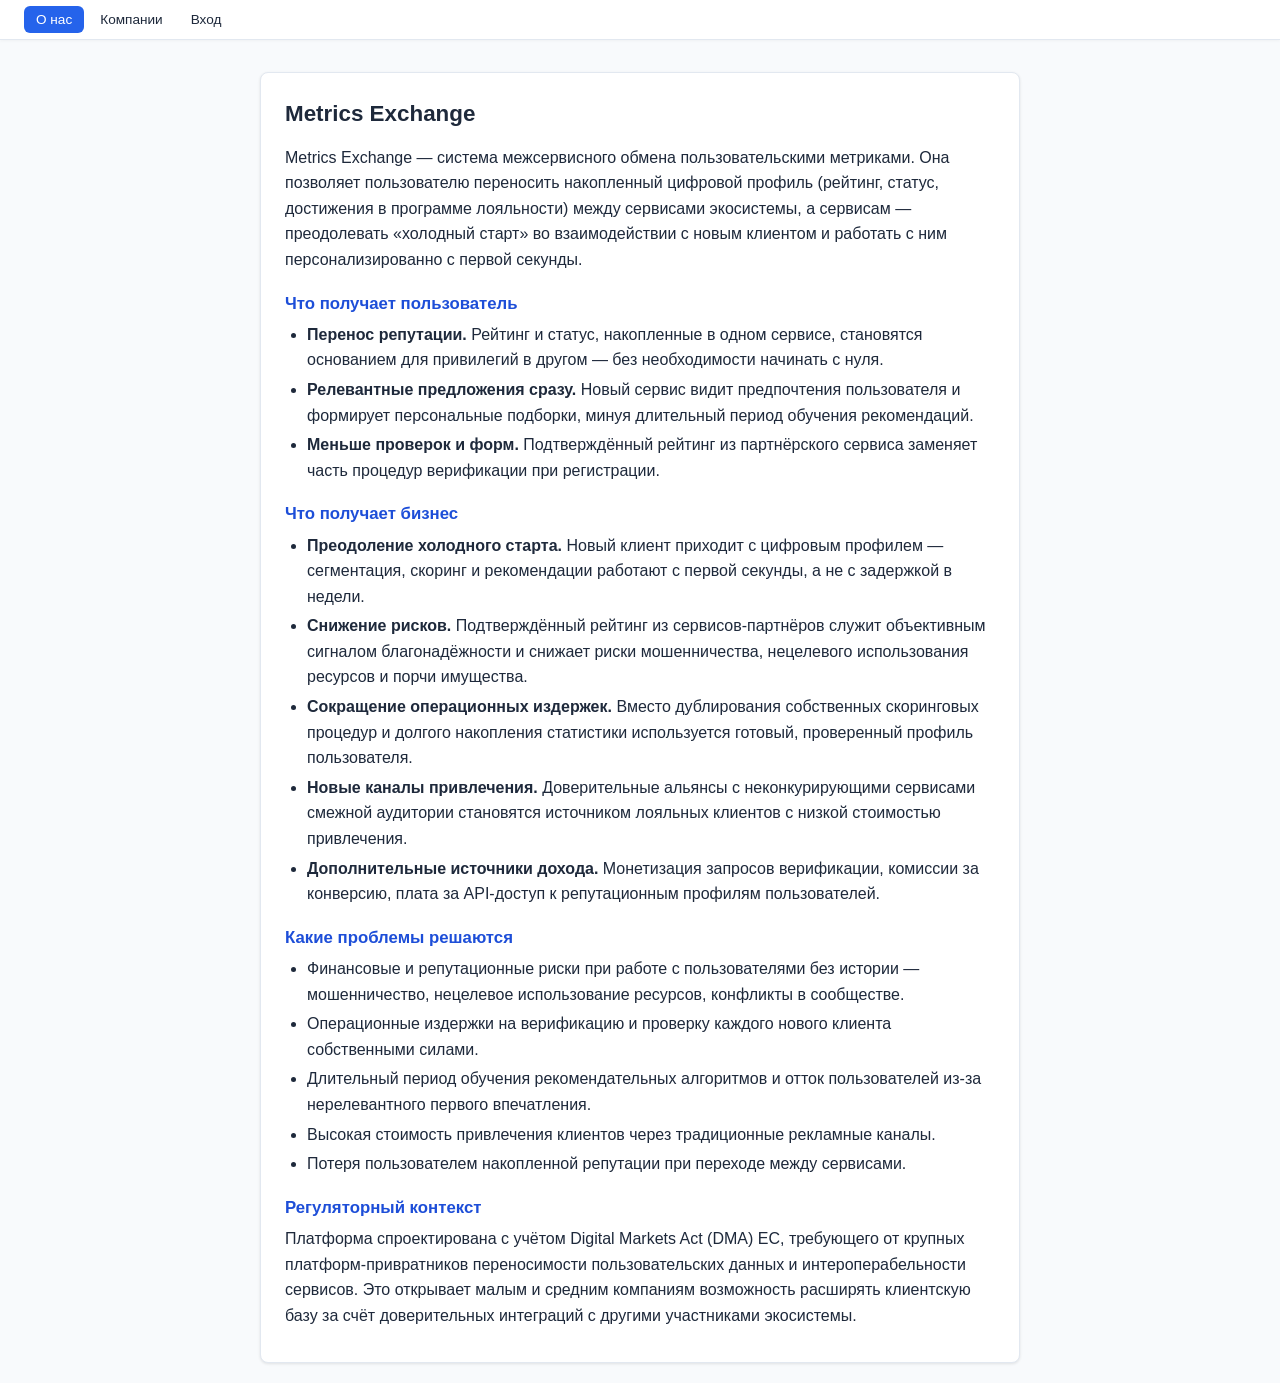
<file: frontend/index.html>
<!DOCTYPE html>
<html lang="ru">
<head>
  <meta charset="UTF-8" />
  <meta name="viewport" content="width=device-width, initial-scale=1.0" />
  <title>Metrics Exchange</title>
  <link rel="stylesheet" href="css/style.css" />
</head>
<body>

<nav class="top-nav">
  <button class="top-nav-btn active" data-tab="about">О нас</button>
  <button class="top-nav-btn"        data-tab="companies">Компании</button>
  <button class="top-nav-btn"        data-tab="login">Вход</button>
  <!-- email + роль + "Выйти" дописываются автоматически из auth.js -->
</nav>

<main class="container">

  <!-- О нас -->
  <div class="tab-panel active" id="tab-about">
    <div class="card about-page">
      <h2>Metrics Exchange</h2>
      <p>Metrics Exchange — система межсервисного обмена пользовательскими метриками. Она позволяет пользователю переносить накопленный цифровой профиль (рейтинг, статус, достижения в программе лояльности) между сервисами экосистемы, а сервисам — преодолевать «холодный старт» во взаимодействии с новым клиентом и работать с ним персонализированно с первой секунды.</p>
      <h3>Что получает пользователь</h3>
      <ul>
        <li><strong>Перенос репутации.</strong> Рейтинг и статус, накопленные в одном сервисе, становятся основанием для привилегий в другом — без необходимости начинать с нуля.</li>
        <li><strong>Релевантные предложения сразу.</strong> Новый сервис видит предпочтения пользователя и формирует персональные подборки, минуя длительный период обучения рекомендаций.</li>
        <li><strong>Меньше проверок и форм.</strong> Подтверждённый рейтинг из партнёрского сервиса заменяет часть процедур верификации при регистрации.</li>
      </ul>
      <h3>Что получает бизнес</h3>
      <ul>
        <li><strong>Преодоление холодного старта.</strong> Новый клиент приходит с цифровым профилем — сегментация, скоринг и рекомендации работают с первой секунды, а не с задержкой в недели.</li>
        <li><strong>Снижение рисков.</strong> Подтверждённый рейтинг из сервисов-партнёров служит объективным сигналом благонадёжности и снижает риски мошенничества, нецелевого использования ресурсов и порчи имущества.</li>
        <li><strong>Сокращение операционных издержек.</strong> Вместо дублирования собственных скоринговых процедур и долгого накопления статистики используется готовый, проверенный профиль пользователя.</li>
        <li><strong>Новые каналы привлечения.</strong> Доверительные альянсы с неконкурирующими сервисами смежной аудитории становятся источником лояльных клиентов с низкой стоимостью привлечения.</li>
        <li><strong>Дополнительные источники дохода.</strong> Монетизация запросов верификации, комиссии за конверсию, плата за API-доступ к репутационным профилям пользователей.</li>
      </ul>
      <h3>Какие проблемы решаются</h3>
      <ul>
        <li>Финансовые и репутационные риски при работе с пользователями без истории — мошенничество, нецелевое использование ресурсов, конфликты в сообществе.</li>
        <li>Операционные издержки на верификацию и проверку каждого нового клиента собственными силами.</li>
        <li>Длительный период обучения рекомендательных алгоритмов и отток пользователей из-за нерелевантного первого впечатления.</li>
        <li>Высокая стоимость привлечения клиентов через традиционные рекламные каналы.</li>
        <li>Потеря пользователем накопленной репутации при переходе между сервисами.</li>
      </ul>
      <h3>Регуляторный контекст</h3>
      <p>Платформа спроектирована с учётом Digital Markets Act (DMA) ЕС, требующего от крупных платформ-привратников переносимости пользовательских данных и интероперабельности сервисов. Это открывает малым и средним компаниям возможность расширять клиентскую базу за счёт доверительных интеграций с другими участниками экосистемы.</p>
    </div>
  </div>

  <!-- Компании (публично) -->
  <div class="tab-panel" id="tab-companies">
    <div class="card">
      <h2 class="card-title">Компании, участвующие в системе</h2>
      <div class="toolbar">
        <input type="text" id="companyNameFilter" class="form-control"
               placeholder="Поиск по названию..." style="max-width: 240px;" />
        <input type="number" id="companyIdFilter" class="form-control"
               placeholder="ID компании" style="max-width: 140px;" />
        <button id="companiesSearchBtn" class="btn btn-primary btn-sm">Найти</button>
        <button id="companiesResetBtn"  class="btn btn-secondary btn-sm">Сбросить</button>
        <span class="toolbar-spacer"></span>
        <span id="companiesCountInfo" class="page-info"></span>
      </div>
      <div id="companiesContent"><div class="loading">Загрузка...</div></div>
      <div class="pagination" id="companiesPagination"></div>
    </div>
  </div>

  <!-- Вход / Регистрация -->
  <div class="tab-panel" id="tab-login">
    <div class="card about-page" style="max-width: 440px;">
      <h2 id="formTitle">Вход в Metrics Exchange</h2>

      <form id="authForm" novalidate>
        <div class="form-group" style="margin-bottom: 14px;">
          <label class="form-label" for="loginUsername">Email</label>
          <input type="email" id="loginUsername" name="username" class="form-control"
                 autocomplete="username" required />
        </div>
        <div class="form-group" style="margin-bottom: 14px;">
          <label class="form-label" for="loginPassword">Пароль</label>
          <input type="password" id="loginPassword" name="password" class="form-control"
                 autocomplete="current-password" required />
        </div>
        <div class="form-group hidden" id="confirmPasswordGroup" style="margin-bottom: 14px;">
          <label class="form-label" for="confirmPassword">Подтверждение пароля</label>
          <input type="password" id="confirmPassword" class="form-control"
                 autocomplete="new-password" />
        </div>

        <div id="authAlert"></div>

        <div class="form-actions" style="margin-top: 18px;">
          <button type="submit" id="submitBtn" class="btn btn-primary">Войти</button>
          <button type="button" id="toggleBtn" class="btn btn-secondary">Зарегистрироваться</button>
        </div>
      </form>
    </div>
  </div>

</main>

<script src="js/auth.js"></script>
<script src="js/api.js"></script>
<script>
  /* ===== Если уже залогинен — уводим на «домашнюю» страницу его роли ===== */
  (function () {
    var user = Auth.getUser();
    if (user) {
      var next = new URLSearchParams(location.search).get('next');
      if (next) {
        var nextPath = decodeURIComponent(next);
        var qIdx     = nextPath.indexOf('?');
        var pathOnly = (qIdx >= 0) ? nextPath.substring(0, qIdx) : nextPath;
        var slash    = pathOnly.lastIndexOf('/');
        var pageName = (slash >= 0) ? pathOnly.substring(slash + 1) : pathOnly;
        if (Auth.isAllowed(pageName, user)) {
          window.location.href = nextPath; return;
        }
      }
      window.location.href = Auth.homeForUser(user);
    }
  })();

  function esc(s) {
    if (s === null || s === undefined) return '';
    return String(s).replace(/&/g,'&amp;').replace(/</g,'&lt;').replace(/>/g,'&gt;').replace(/"/g,'&quot;');
  }
  function showAlert(containerId, msg, type) {
    var el = document.getElementById(containerId);
    if (!el) return;
    el.innerHTML = msg ? '<div class="alert alert-' + type + '" style="margin: 6px 0 14px;">' + msg + '</div>' : '';
  }

  /* ===== Переключение вкладок ===== */
  function activateTab(id) {
    document.querySelectorAll('.top-nav-btn').forEach(function (b) { b.classList.remove('active'); });
    var btn = document.querySelector('.top-nav-btn[data-tab="' + id + '"]');
    if (btn) btn.classList.add('active');
    document.querySelectorAll('.tab-panel').forEach(function (p) { p.classList.remove('active'); });
    var panel = document.getElementById('tab-' + id);
    if (panel) panel.classList.add('active');
    if (id === 'companies') loadCompanies(0);
  }
  document.querySelectorAll('.top-nav-btn').forEach(function (btn) {
    btn.addEventListener('click', function () { activateTab(btn.dataset.tab); });
  });

  /* Если ?login=1 — открыть вкладку "Вход" */
  if (new URLSearchParams(location.search).get('login') === '1') {
    activateTab('login');
  }

  /* ===== Компании (публично) ===== */
  var companiesState = { page: 0, totalPages: 0, totalElements: 0, pageSize: 10, nameFilter: '', idFilter: '' };

  function renderPagination(containerId, currentPage, totalPages, handlerName) {
    var el = document.getElementById(containerId);
    if (!el) return;
    if (totalPages <= 1) { el.innerHTML = ''; return; }
    var prevDisabled = currentPage === 0 ? 'disabled' : '';
    var nextDisabled = currentPage >= totalPages - 1 ? 'disabled' : '';
    el.innerHTML =
      '<button class="btn btn-secondary btn-sm" ' + prevDisabled +
        ' onclick="' + handlerName + '(' + (currentPage - 1) + ')">← Назад</button>' +
      '<span class="page-info">Страница ' + (currentPage + 1) + ' из ' + totalPages + '</span>' +
      '<button class="btn btn-secondary btn-sm" ' + nextDisabled +
        ' onclick="' + handlerName + '(' + (currentPage + 1) + ')">Вперёд →</button>';
  }

  function loadCompanies(page) {
    if (page === undefined) page = 0;
    companiesState.page = page;
    document.getElementById('companiesContent').innerHTML = '<div class="loading">Загрузка...</div>';
    document.getElementById('companiesPagination').innerHTML = '';
    Api.getCompanies({
      pageNumber: page, pageSize: companiesState.pageSize,
      nameFilter: companiesState.nameFilter, companyId: companiesState.idFilter
    })
    .then(function (response) {
      var companies = (response && response.data) ? response.data : [];
      companiesState.totalPages    = response.totalPages    || 0;
      companiesState.totalElements = response.totalElements || 0;
      document.getElementById('companiesCountInfo').textContent = 'Найдено: ' + companiesState.totalElements;
      if (companies.length === 0) {
        document.getElementById('companiesContent').innerHTML =
          '<div class="empty-state"><div class="empty-state-icon">🏢</div><p>Компании не найдены</p></div>';
        return;
      }
      var rows = companies.map(function (c) {
        return '<tr><td style="width:80px;color:var(--text-muted)">' + esc(c.id) + '</td>' +
          '<td><strong>' + esc(c.name || '—') + '</strong></td>' +
          '<td>' + esc(c.description || '—') + '</td></tr>';
      }).join('');
      document.getElementById('companiesContent').innerHTML =
        '<div class="table-wrapper"><table>' +
          '<thead><tr><th>ID</th><th>Название</th><th>Описание</th></tr></thead>' +
          '<tbody>' + rows + '</tbody></table></div>';
      renderPagination('companiesPagination', companiesState.page, companiesState.totalPages, 'loadCompanies');
    })
    .catch(function (err) {
      document.getElementById('companiesContent').innerHTML =
        '<div class="alert alert-error">Ошибка загрузки: ' + esc(err.message) + '</div>';
    });
  }

  document.getElementById('companiesSearchBtn').addEventListener('click', function () {
    companiesState.nameFilter = document.getElementById('companyNameFilter').value.trim();
    companiesState.idFilter   = document.getElementById('companyIdFilter').value.trim();
    loadCompanies(0);
  });
  document.getElementById('companiesResetBtn').addEventListener('click', function () {
    document.getElementById('companyNameFilter').value = '';
    document.getElementById('companyIdFilter').value   = '';
    companiesState.nameFilter = ''; companiesState.idFilter = '';
    loadCompanies(0);
  });

  /* ===== Форма входа / регистрации ===== */
  var mode = 'login';   // 'login' | 'register'

  function setMode(newMode) {
    mode = newMode;
    var submitBtn  = document.getElementById('submitBtn');
    var toggleBtn  = document.getElementById('toggleBtn');
    var confirmGr  = document.getElementById('confirmPasswordGroup');
    var loginPass  = document.getElementById('loginPassword');
    var title      = document.getElementById('formTitle');

    if (mode === 'login') {
      title.textContent       = 'Вход в Metrics Exchange';
      submitBtn.textContent   = 'Войти';
      toggleBtn.textContent   = 'Зарегистрироваться';
      loginPass.autocomplete  = 'current-password';
      confirmGr.classList.add('hidden');
    } else {
      title.textContent       = 'Регистрация в Metrics Exchange';
      submitBtn.textContent   = 'Зарегистрироваться';
      toggleBtn.textContent   = 'Войти';
      loginPass.autocomplete  = 'new-password';
      confirmGr.classList.remove('hidden');
    }
    showAlert('authAlert', '', 'success');
  }

  document.getElementById('toggleBtn').addEventListener('click', function () {
    setMode(mode === 'login' ? 'register' : 'login');
  });

  document.getElementById('authForm').addEventListener('submit', async function (e) {
    e.preventDefault();
    var btn      = document.getElementById('submitBtn');
    var username = document.getElementById('loginUsername').value.trim();
    var password = document.getElementById('loginPassword').value;

    showAlert('authAlert', '', 'success');
    if (!username || !password) { showAlert('authAlert', 'Заполните все поля.', 'error'); return; }

    if (mode === 'register') {
      var confirm = document.getElementById('confirmPassword').value;
      if (password !== confirm) { showAlert('authAlert', 'Пароли не совпадают.', 'error'); return; }
      btn.disabled = true; btn.textContent = 'Создание...';
      try {
        await Api.register({ email: username, password: password });
        showAlert('authAlert', 'Аккаунт создан, выполняется вход...', 'success');
      } catch (err) {
        btn.disabled = false; btn.textContent = 'Зарегистрироваться';
        showAlert('authAlert', 'Ошибка регистрации: ' + esc(err.message), 'error');
        return;
      }
    }

    btn.disabled = true; btn.textContent = 'Вход...';
    try {
      await Api.login(username, password);
      var user = await Api.getMe();
      Auth.setUser(user);

      /* Куда уводить (вариант B) */
      var next = new URLSearchParams(location.search).get('next');
      var target = null;
      if (next) {
        var nextPath = decodeURIComponent(next);
        var qIdx     = nextPath.indexOf('?');
        var pathOnly = (qIdx >= 0) ? nextPath.substring(0, qIdx) : nextPath;
        var slash    = pathOnly.lastIndexOf('/');
        var pageName = (slash >= 0) ? pathOnly.substring(slash + 1) : pathOnly;
        if (Auth.isAllowed(pageName, user)) target = nextPath;
      }
      if (!target) target = Auth.homeForUser(user);
      window.location.href = target;
    } catch (err) {
      btn.disabled = false;
      btn.textContent = (mode === 'register') ? 'Зарегистрироваться' : 'Войти';
      showAlert('authAlert', 'Ошибка: ' + esc(err.message), 'error');
    }
  });

  /* ===== Init ===== */
  loadCompanies(0);   /* предзагрузка списка компаний */
</script>

</body>
</html>
</file>
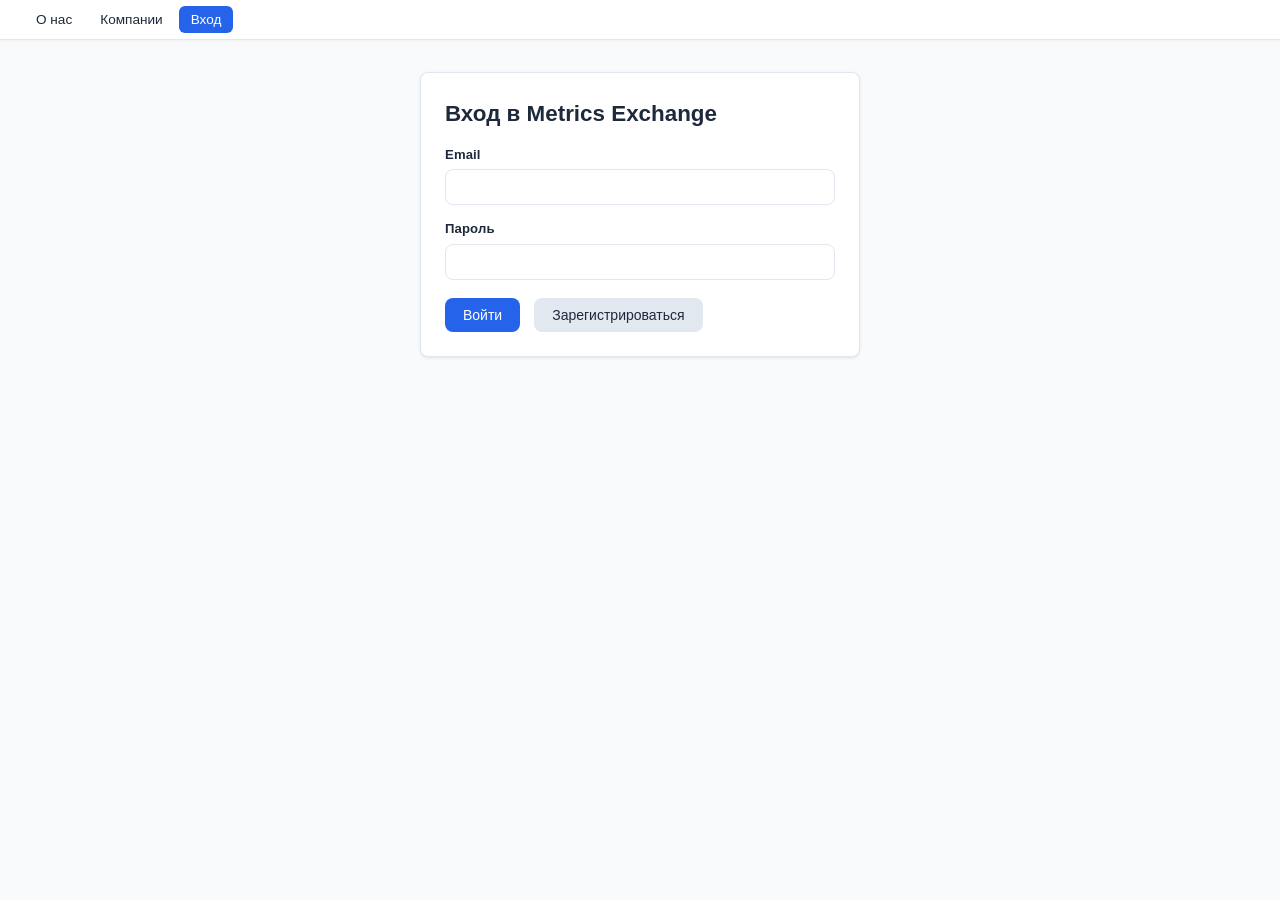
<file: frontend/pages/alliance-point.html>
<!DOCTYPE html>
<html lang="ru">
<head>
  <meta charset="UTF-8" />
  <meta name="viewport" content="width=device-width, initial-scale=1.0" />
  <title>Точка альянса — Metrics Exchange</title>
  <link rel="stylesheet" href="../css/style.css" />
</head>
<body>

<!-- ============================================================
     Header
     ============================================================ -->
<header class="page-header">
  <div class="container">
    <a href="app-admin.html" id="backLink" class="btn btn-ghost">← Назад</a>
    <span class="page-title" id="pageTitle">🔗 Точка альянса</span>
  </div>
</header>

<!-- ============================================================
     Main Content
     ============================================================ -->
<main class="container">

  <!-- Alliance point detail -->
  <div class="card">
    <div class="toolbar" style="margin-bottom: 0;">
      <h2 class="card-title" style="margin: 0;">Информация о точке альянса</h2>
      <span class="toolbar-spacer"></span>
      <button id="deleteApBtn" class="btn btn-danger btn-sm" style="display:none;">Удалить точку</button>
    </div>
    <div id="apDetail" style="margin-top: 16px;">
      <div class="loading">Загрузка...</div>
    </div>
  </div>

  <!-- Linked company points -->
  <div class="card">
    <h2 class="card-title">Связанные точки компаний</h2>

    <!-- Add company point -->
    <form id="addCpForm" novalidate>
      <div class="toolbar">
        <input type="number" id="addCpId" class="form-control"
               placeholder="ID точки компании" style="max-width: 220px;" />
        <button type="submit" id="addCpBtn" class="btn btn-primary btn-sm">Добавить связь</button>
        <span class="toolbar-spacer"></span>
        <span id="cpAlert"></span>
      </div>
    </form>

    <div id="cpContent">
      <div class="loading">Загрузка...</div>
    </div>
  </div>

</main>

<!-- ============================================================
     Modal: Delete confirmation
     ============================================================ -->
<div class="modal-overlay" id="confirmModal" role="dialog" aria-modal="true">
  <div class="modal">
    <div class="modal-header">
      <h3 class="modal-title">Удаление точки альянса</h3>
      <button class="modal-close" data-close="confirmModal" aria-label="Закрыть">×</button>
    </div>
    <div>
      <div class="alert alert-warning" id="confirmText" style="margin-bottom: 16px;"></div>
      <div id="confirmAlert"></div>
      <div class="form-actions" style="justify-content: flex-end;">
        <button class="btn btn-secondary" data-close="confirmModal">Отмена</button>
        <button id="confirmOkBtn" class="btn btn-danger">Подтвердить удаление</button>
      </div>
    </div>
  </div>
</div>

<!-- ============================================================
     Scripts
     ============================================================ -->
<script src="../js/auth.js"></script>
<script src="../js/api.js"></script>
<script>
  /* id точки альянса из query-параметра ?id=... */
  var alliancePointId = new URLSearchParams(location.search).get('id');
  /* id альянса, к которому относится точка (известен после загрузки) */
  var currentAllianceId = null;

  var POINT_STATUSES = ['NEW', 'READY', 'IN_USE', 'IS_BEING_DECOMMISSIONED', 'DECOMMISSIONED'];
  var POINT_STATUS_LABELS = {
    NEW:                     ['badge-process', 'Новая'],
    READY:                   ['badge-accept',  'Готова'],
    IN_USE:                  ['badge-accept',  'Используется'],
    IS_BEING_DECOMMISSIONED: ['badge-process', 'Выводится из эксплуатации'],
    DECOMMISSIONED:          ['badge-default', 'Выведена из эксплуатации']
  };
  function pointStatusLabel(status) {
    var pair = POINT_STATUS_LABELS[status];
    return pair ? pair[1] : esc(status || '');
  }

  /* ============================================================
     Helpers
     ============================================================ */
  function esc(str) {
    if (str === null || str === undefined) return '';
    return String(str)
      .replace(/&/g, '&amp;').replace(/</g, '&lt;')
      .replace(/>/g, '&gt;').replace(/"/g, '&quot;');
  }
  function pointStatusBadge(status) {
    if (!status) return '<span class="badge badge-default">—</span>';
    var pair = POINT_STATUS_LABELS[status] || ['badge-default', esc(status)];
    return '<span class="badge ' + pair[0] + '">' + pair[1] + '</span>';
  }
  function showAlert(containerId, message, type) {
    var el = document.getElementById(containerId);
    if (!el) return;
    if (!message) { el.innerHTML = ''; return; }
    el.innerHTML = '<div class="alert alert-' + type + '">' + message + '</div>';
  }
  function openModal(id)  { document.getElementById(id).classList.add('open'); }
  function closeModal(id) { document.getElementById(id).classList.remove('open'); }

  /* ============================================================
     Загрузка и отрисовка точки альянса
     ============================================================ */
  function loadAlliancePoint() {
    if (!alliancePointId) {
      document.getElementById('apDetail').innerHTML =
        '<div class="alert alert-error">Не указан id точки альянса.</div>';
      document.getElementById('cpContent').innerHTML = '';
      return;
    }
    Api.getAlliancePoint(alliancePointId).then(renderAp).catch(function (err) {
      document.getElementById('apDetail').innerHTML =
        '<div class="alert alert-error">Ошибка загрузки точки: ' + esc(err.message) + '</div>';
      document.getElementById('cpContent').innerHTML = '';
    });
  }

  /** Отрисовывает детали точки альянса и список связанных точек компаний. */
  function renderAp(ap) {
    document.getElementById('pageTitle').textContent = '🔗 Точка альянса #' + ap.id;
    document.getElementById('deleteApBtn').style.display = '';

    /* Ссылка "Назад" ведёт на страницу альянса */
    currentAllianceId = ap.allianceId;
    if (ap.allianceId !== undefined && ap.allianceId !== null) {
      var back = document.getElementById('backLink');
      back.href = 'alliance.html?id=' + encodeURIComponent(ap.allianceId);
      back.textContent = '← К альянсу';
    }

    var statusOptions = POINT_STATUSES.map(function (s) {
      var sel = (s === ap.status) ? ' selected' : '';
      return '<option value="' + s + '"' + sel + '>' + pointStatusLabel(s) + '</option>';
    }).join('');

    document.getElementById('apDetail').innerHTML =
      '<div class="detail-grid" style="margin-bottom: 16px;">' +
        '<div class="detail-item"><div class="detail-label">ID</div>' +
          '<div class="detail-value"><strong>#' + esc(ap.id) + '</strong></div></div>' +
        '<div class="detail-item"><div class="detail-label">Формат</div>' +
          '<div class="detail-value">' + esc(ap.format || '—') + '</div></div>' +
        '<div class="detail-item"><div class="detail-label">Статус</div>' +
          '<div class="detail-value" id="statusBadge">' + pointStatusBadge(ap.status) + '</div></div>' +
      '</div>' +

      '<form id="statusForm" novalidate>' +
        '<div class="form-group" style="margin-bottom: 14px;">' +
          '<label class="form-label" for="editApStatus">Изменить статус</label>' +
          '<select id="editApStatus" class="form-control" style="max-width: 320px;">' + statusOptions + '</select>' +
        '</div>' +
        '<div id="statusAlert"></div>' +
        '<div class="form-actions">' +
          '<button type="submit" id="saveStatusBtn" class="btn btn-primary">Сохранить статус</button>' +
        '</div>' +
      '</form>';

    document.getElementById('statusForm').addEventListener('submit', function (ev) {
      ev.preventDefault();
      var saveBtn = document.getElementById('saveStatusBtn');
      saveBtn.disabled = true; saveBtn.textContent = 'Сохранение...';
      Api.updateAlliancePoint(ap.id, { newStatus: document.getElementById('editApStatus').value })
        .then(function (updated) {
          document.getElementById('statusBadge').innerHTML = pointStatusBadge(updated.status);
          showAlert('statusAlert', '✓ Статус обновлён', 'success');
        })
        .catch(function (err) {
          showAlert('statusAlert', 'Ошибка: ' + esc(err.message), 'error');
        })
        .finally(function () { saveBtn.disabled = false; saveBtn.textContent = 'Сохранить статус'; });
    });

    var companyPoints = ap.companyPoints || [];
    if (!companyPoints.length) {
      document.getElementById('cpContent').innerHTML =
        '<div class="empty-state"><div class="empty-state-icon">🏢</div><p>Связанных точек компаний нет</p></div>';
      return;
    }
    var rows = companyPoints.map(function (cp) {
      return '<tr>' +
        '<td style="width:70px;color:var(--text-muted)">#' + esc(cp.id) + '</td>' +
        '<td>' + esc(cp.url || '—') + '</td>' +
        '<td>' + (cp.companyId ? esc(cp.companyId) : '—') + '</td>' +
        '<td>' + pointStatusBadge(cp.status) + '</td>' +
        '<td style="width:50px;text-align:center;">' +
          '<button class="btn-trash" title="Отвязать" onclick="removeCp(' + cp.id + ')">🗑</button>' +
        '</td>' +
      '</tr>';
    }).join('');
    document.getElementById('cpContent').innerHTML =
      '<div class="table-wrapper"><table>' +
        '<thead><tr><th>ID</th><th>URL</th><th>ID компании</th><th>Статус</th><th></th></tr></thead>' +
        '<tbody>' + rows + '</tbody>' +
      '</table></div>';
  }

  /* ============================================================
     Добавление / удаление связей с точками компаний
     ============================================================ */
  document.getElementById('addCpForm').addEventListener('submit', function (e) {
    e.preventDefault();
    var cpId = document.getElementById('addCpId').value.trim();
    showAlert('cpAlert', '', 'error');
    if (!cpId) { showAlert('cpAlert', 'Укажите ID точки компании.', 'error'); return; }

    var btn = document.getElementById('addCpBtn');
    btn.disabled = true; btn.textContent = 'Добавление...';
    Api.addCompanyPointToAlliancePoint(alliancePointId, cpId)
      .then(function (updated) {
        document.getElementById('addCpId').value = '';
        renderAp(updated);
      })
      .catch(function (err) { showAlert('cpAlert', 'Ошибка: ' + esc(err.message), 'error'); })
      .finally(function () { btn.disabled = false; btn.textContent = 'Добавить связь'; });
  });

  function removeCp(companyPointId) {
    Api.deleteCompanyPointFromAlliancePoint(alliancePointId, companyPointId)
      .then(function (updated) { renderAp(updated); })
      .catch(function (err) { showAlert('cpAlert', 'Ошибка: ' + esc(err.message), 'error'); });
  }

  /* ============================================================
     Удаление точки альянса
     ============================================================ */
  document.getElementById('deleteApBtn').addEventListener('click', function () {
    document.getElementById('confirmText').innerHTML =
      '<strong>Внимание!</strong> Удалить точку альянса <strong>#' + esc(alliancePointId) +
      '</strong>? Действие необратимо.';
    showAlert('confirmAlert', '', 'error');
    openModal('confirmModal');
  });

  document.getElementById('confirmOkBtn').addEventListener('click', function () {
    var btn = document.getElementById('confirmOkBtn');
    btn.disabled = true; btn.textContent = 'Удаление...';
    Api.deleteAlliancePoint(alliancePointId)
      .then(function () {
        closeModal('confirmModal');
        var backHref = (currentAllianceId !== undefined && currentAllianceId !== null)
          ? 'alliance.html?id=' + encodeURIComponent(currentAllianceId)
          : 'app-admin.html';
        document.getElementById('apDetail').innerHTML =
          '<div class="alert alert-success">✓ Точка альянса удалена. ' +
          '<a href="' + backHref + '">Вернуться к альянсу</a></div>';
        document.getElementById('cpContent').innerHTML = '';
        document.getElementById('deleteApBtn').style.display = 'none';
        document.getElementById('addCpForm').style.display = 'none';
      })
      .catch(function (err) {
        showAlert('confirmAlert', 'Ошибка: ' + esc(err.message), 'error');
      })
      .finally(function () { btn.disabled = false; btn.textContent = 'Подтвердить удаление'; });
  });

  /* ============================================================
     Modal close handlers
     ============================================================ */
  document.querySelectorAll('[data-close]').forEach(function (el) {
    el.addEventListener('click', function () { closeModal(el.dataset.close); });
  });
  document.getElementById('confirmModal').addEventListener('click', function (e) {
    if (e.target === this) this.classList.remove('open');
  });
  document.addEventListener('keydown', function (e) {
    if (e.key === 'Escape') closeModal('confirmModal');
  });

  /* ============================================================
     Init
     ============================================================ */
  loadAlliancePoint();
</script>

</body>
</html>
</file>
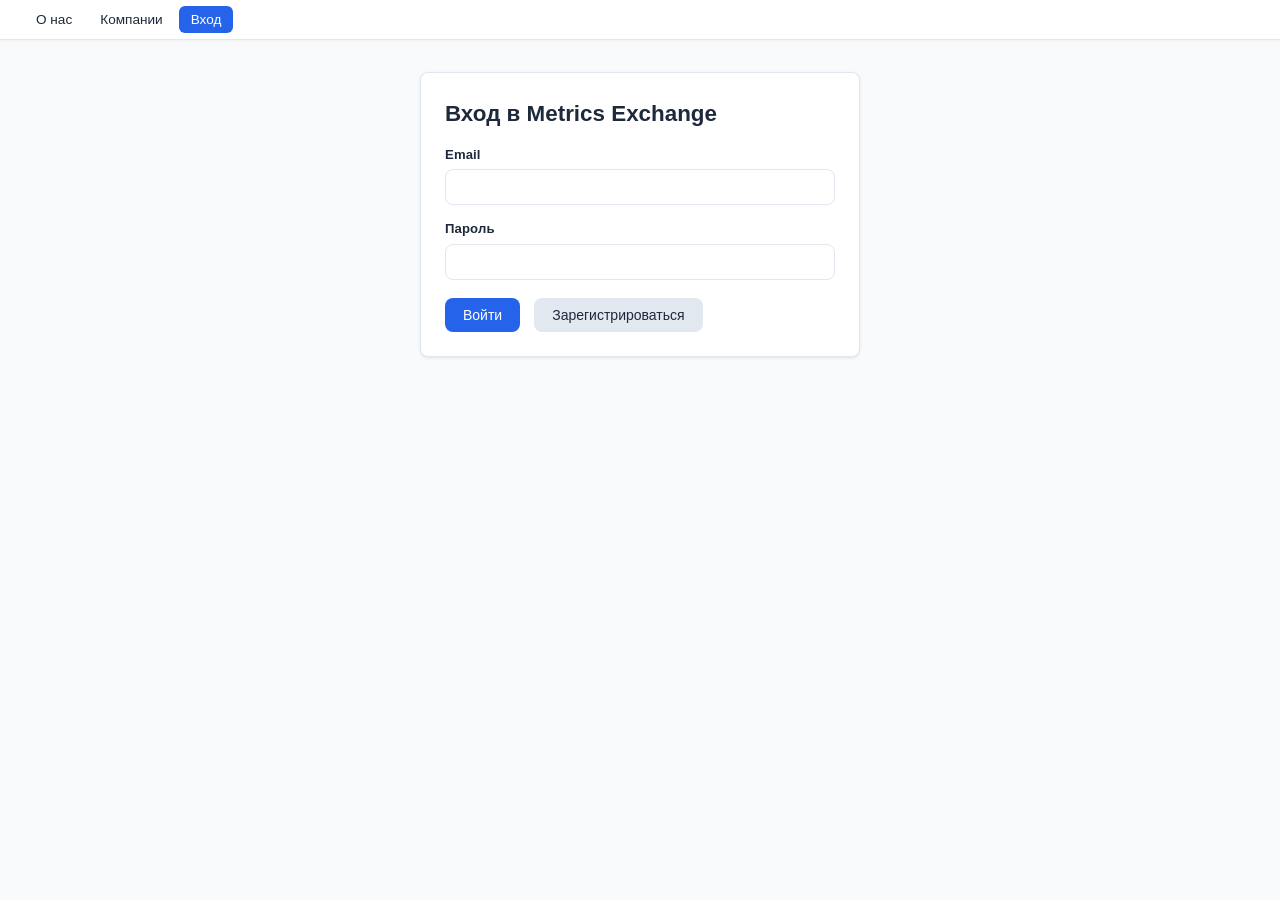
<file: frontend/pages/alliance.html>
<!DOCTYPE html>
<html lang="ru">
<head>
  <meta charset="UTF-8" />
  <meta name="viewport" content="width=device-width, initial-scale=1.0" />
  <title>Альянс — Metrics Exchange</title>
  <link rel="stylesheet" href="../css/style.css" />
</head>
<body>

<!-- ============================================================
     Header
     ============================================================ -->
<header class="page-header">
  <div class="container">
    <a href="app-admin.html" class="btn btn-ghost">← К администратору</a>
    <span class="page-title" id="pageTitle">🤝 Альянс</span>
  </div>
</header>

<!-- ============================================================
     Main Content
     ============================================================ -->
<main class="container">

  <!-- Alliance detail / edit -->
  <div class="card">
    <h2 class="card-title">Информация об альянсе</h2>
    <div id="allianceContent">
      <div class="loading">Загрузка...</div>
    </div>
  </div>

  <!-- Alliance points -->
  <div class="card">
    <h2 class="card-title">Точки альянса</h2>

    <!-- Create point (allianceId = текущий альянс, под капотом) -->
    <form id="createPointForm" novalidate>
      <div class="toolbar">
        <input type="text" id="pointFormat" class="form-control"
               placeholder="Формат (например: JSON)" style="max-width: 240px;" />
        <button type="submit" id="createPointBtn" class="btn btn-primary btn-sm">Создать точку</button>
        <span class="toolbar-spacer"></span>
        <span id="createPointAlert"></span>
      </div>
    </form>

    <div id="pointsContent">
      <div class="loading">Загрузка...</div>
    </div>
  </div>

</main>

<!-- ============================================================
     Modal: Delete confirmation
     ============================================================ -->
<div class="modal-overlay" id="confirmModal" role="dialog" aria-modal="true">
  <div class="modal">
    <div class="modal-header">
      <h3 class="modal-title">Удаление альянса</h3>
      <button class="modal-close" data-close="confirmModal" aria-label="Закрыть">×</button>
    </div>
    <div>
      <div class="alert alert-warning" id="confirmText" style="margin-bottom: 16px;"></div>
      <div id="confirmAlert"></div>
      <div class="form-actions" style="justify-content: flex-end;">
        <button class="btn btn-secondary" data-close="confirmModal">Отмена</button>
        <button id="confirmOkBtn" class="btn btn-danger">Подтвердить удаление</button>
      </div>
    </div>
  </div>
</div>

<!-- ============================================================
     Scripts
     ============================================================ -->
<script src="../js/auth.js"></script>
<script src="../js/api.js"></script>
<script>
  /* id альянса из query-параметра ?id=... */
  var allianceId = new URLSearchParams(location.search).get('id');

  var POINT_STATUS_LABELS = {
    NEW:                     ['badge-process', 'Новая'],
    READY:                   ['badge-accept',  'Готова'],
    IN_USE:                  ['badge-accept',  'Используется'],
    IS_BEING_DECOMMISSIONED: ['badge-process', 'Выводится из эксплуатации'],
    DECOMMISSIONED:          ['badge-default', 'Выведена из эксплуатации']
  };

  /* ============================================================
     Helpers
     ============================================================ */
  function esc(str) {
    if (str === null || str === undefined) return '';
    return String(str)
      .replace(/&/g, '&amp;').replace(/</g, '&lt;')
      .replace(/>/g, '&gt;').replace(/"/g, '&quot;');
  }
  function pointStatusBadge(status) {
    if (!status) return '<span class="badge badge-default">—</span>';
    var pair = POINT_STATUS_LABELS[status] || ['badge-default', esc(status)];
    return '<span class="badge ' + pair[0] + '">' + pair[1] + '</span>';
  }
  function showAlert(containerId, message, type) {
    var el = document.getElementById(containerId);
    if (!el) return;
    if (!message) { el.innerHTML = ''; return; }
    el.innerHTML = '<div class="alert alert-' + type + '">' + message + '</div>';
  }
  function openModal(id)  { document.getElementById(id).classList.add('open'); }
  function closeModal(id) { document.getElementById(id).classList.remove('open'); }

  /* ============================================================
     Загрузка и отрисовка альянса
     ============================================================ */
  function loadAlliance() {
    if (!allianceId) {
      document.getElementById('allianceContent').innerHTML =
        '<div class="alert alert-error">Не указан id альянса.</div>';
      document.getElementById('pointsContent').innerHTML = '';
      return;
    }

    Api.getAlliance(allianceId)
      .then(function (a) {
        document.getElementById('pageTitle').textContent = '🤝 Альянс #' + a.id;

        document.getElementById('allianceContent').innerHTML =
          '<form id="editAllianceForm" novalidate>' +
            '<div class="form-grid">' +
              '<div class="form-group">' +
                '<label class="form-label">ID</label>' +
                '<input type="text" class="form-control" value="#' + esc(a.id) + '" disabled />' +
              '</div>' +
              '<div class="form-group">' +
                '<label class="form-label" for="editAllianceName">Название</label>' +
                '<input type="text" id="editAllianceName" class="form-control" value="' + esc(a.name || '') + '" />' +
              '</div>' +
              '<div class="form-group full-width">' +
                '<label class="form-label" for="editAllianceDescription">Описание</label>' +
                '<textarea id="editAllianceDescription" class="form-control" rows="3">' + esc(a.description || '') + '</textarea>' +
              '</div>' +
            '</div>' +
            '<div id="editAllianceAlert"></div>' +
            '<div class="form-actions" style="justify-content: space-between;">' +
              '<button type="button" id="deleteAllianceBtn" class="btn btn-danger">Удалить альянс</button>' +
              '<button type="submit" id="saveAllianceBtn" class="btn btn-primary">Сохранить</button>' +
            '</div>' +
          '</form>';

        renderPoints(a.points || []);

        document.getElementById('editAllianceForm').addEventListener('submit', function (ev) {
          ev.preventDefault();
          var saveBtn = document.getElementById('saveAllianceBtn');
          saveBtn.disabled = true; saveBtn.textContent = 'Сохранение...';
          Api.updateAlliance(a.id, {
            name:        document.getElementById('editAllianceName').value.trim(),
            description: document.getElementById('editAllianceDescription').value.trim()
          })
          .then(function () {
            showAlert('editAllianceAlert', '✓ Изменения сохранены', 'success');
          })
          .catch(function (err) {
            showAlert('editAllianceAlert', 'Ошибка: ' + esc(err.message), 'error');
          })
          .finally(function () { saveBtn.disabled = false; saveBtn.textContent = 'Сохранить'; });
        });

        document.getElementById('deleteAllianceBtn').addEventListener('click', function () {
          document.getElementById('confirmText').innerHTML =
            '<strong>Внимание!</strong> Удалить альянс <strong>#' + esc(a.id) + '</strong>? Действие необратимо.';
          showAlert('confirmAlert', '', 'error');
          openModal('confirmModal');
        });
      })
      .catch(function (err) {
        document.getElementById('allianceContent').innerHTML =
          '<div class="alert alert-error">Ошибка загрузки альянса: ' + esc(err.message) + '</div>';
        document.getElementById('pointsContent').innerHTML = '';
      });
  }

  function renderPoints(points) {
    if (!points.length) {
      document.getElementById('pointsContent').innerHTML =
        '<div class="empty-state"><div class="empty-state-icon">🔗</div><p>У альянса нет точек</p></div>';
      return;
    }
    var rows = points.map(function (p) {
      return '<tr class="clickable" onclick="openAlliancePointPage(' + p.id + ')">' +
        '<td style="width:80px;color:var(--text-muted)">' + esc(p.id) + '</td>' +
        '<td>' + esc(p.format || '—') + '</td>' +
        '<td>' + pointStatusBadge(p.status) + '</td>' +
      '</tr>';
    }).join('');
    document.getElementById('pointsContent').innerHTML =
      '<div class="table-wrapper"><table>' +
        '<thead><tr><th>ID</th><th>Формат</th><th>Статус</th></tr></thead>' +
        '<tbody>' + rows + '</tbody>' +
      '</table></div>';
  }

  /* Открывает отдельную страницу точки альянса в новой вкладке */
  function openAlliancePointPage(id) {
    window.open('alliance-point.html?id=' + encodeURIComponent(id), '_blank');
  }

  /* Перезагружает только список точек (без перестройки формы редактирования) */
  function refreshPoints() {
    Api.getAlliance(allianceId)
      .then(function (a) { renderPoints(a.points || []); })
      .catch(function (err) {
        document.getElementById('pointsContent').innerHTML =
          '<div class="alert alert-error">Ошибка загрузки точек: ' + esc(err.message) + '</div>';
      });
  }

  /* ============================================================
     Создание точки альянса (allianceId — текущий альянс)
     ============================================================ */
  document.getElementById('createPointForm').addEventListener('submit', function (e) {
    e.preventDefault();
    if (!allianceId) { showAlert('createPointAlert', 'Не указан id альянса.', 'error'); return; }
    var btn = document.getElementById('createPointBtn');
    btn.disabled = true; btn.textContent = 'Создание...';
    Api.createAlliancePoint({
      format:     document.getElementById('pointFormat').value.trim(),
      allianceId: Number(allianceId)
    })
    .then(function (ap) {
      showAlert('createPointAlert', '✓ Точка #' + esc(ap.id) + ' создана', 'success');
      document.getElementById('pointFormat').value = '';
      refreshPoints();
    })
    .catch(function (err) {
      showAlert('createPointAlert', 'Ошибка: ' + esc(err.message), 'error');
    })
    .finally(function () { btn.disabled = false; btn.textContent = 'Создать точку'; });
  });

  /* ============================================================
     Удаление альянса
     ============================================================ */
  document.getElementById('confirmOkBtn').addEventListener('click', function () {
    var btn = document.getElementById('confirmOkBtn');
    btn.disabled = true; btn.textContent = 'Удаление...';
    Api.deleteAlliance(allianceId)
      .then(function () {
        closeModal('confirmModal');
        document.getElementById('allianceContent').innerHTML =
          '<div class="alert alert-success">✓ Альянс удалён. ' +
          '<a href="app-admin.html">Вернуться к списку</a></div>';
        document.getElementById('pointsContent').innerHTML = '';
      })
      .catch(function (err) {
        showAlert('confirmAlert', 'Ошибка: ' + esc(err.message), 'error');
      })
      .finally(function () { btn.disabled = false; btn.textContent = 'Подтвердить удаление'; });
  });

  /* ============================================================
     Modal close handlers
     ============================================================ */
  document.querySelectorAll('[data-close]').forEach(function (el) {
    el.addEventListener('click', function () { closeModal(el.dataset.close); });
  });
  document.getElementById('confirmModal').addEventListener('click', function (e) {
    if (e.target === this) this.classList.remove('open');
  });
  document.addEventListener('keydown', function (e) {
    if (e.key === 'Escape') closeModal('confirmModal');
  });

  /* ============================================================
     Init
     ============================================================ */
  loadAlliance();
</script>

</body>
</html>
</file>
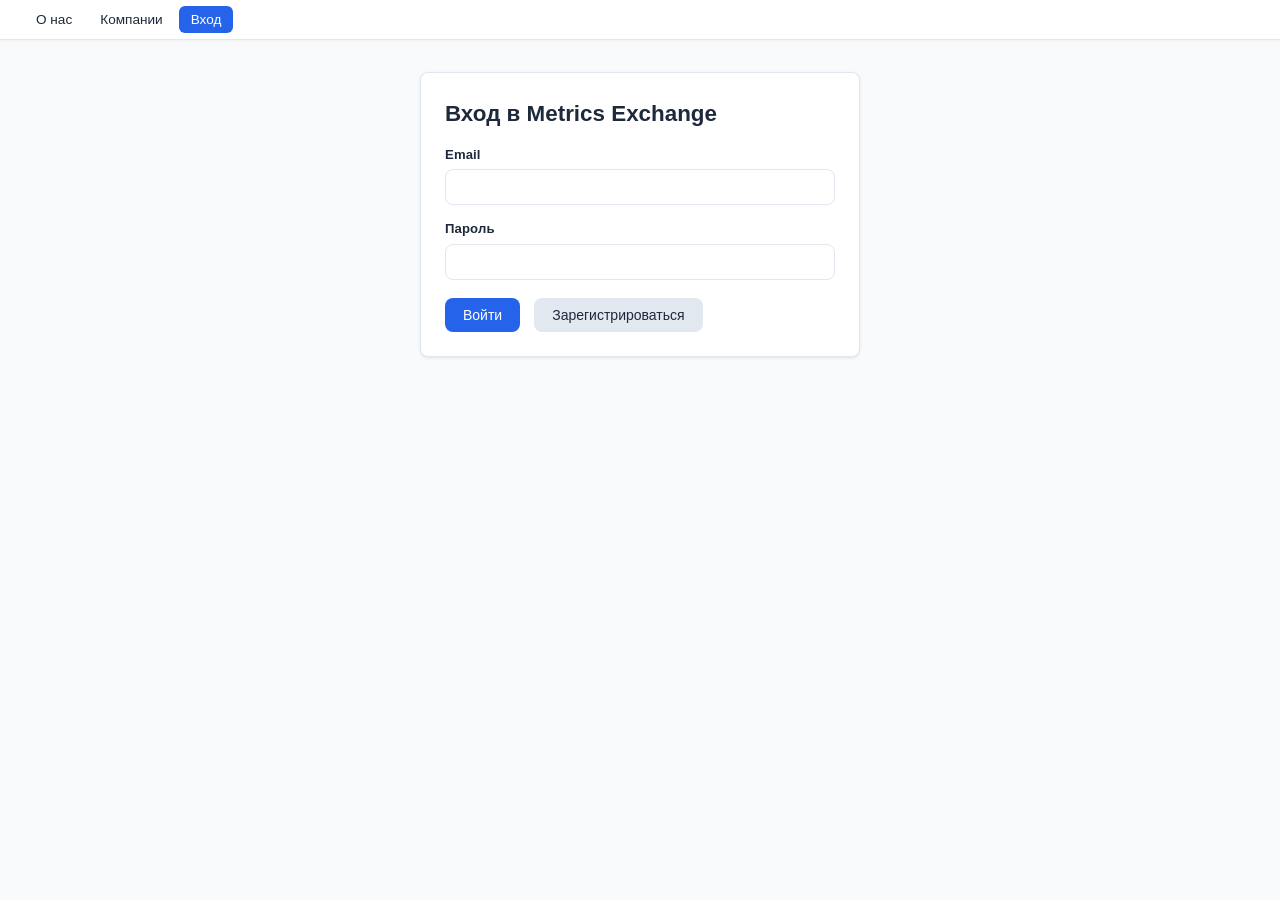
<file: frontend/pages/app-admin.html>
<!DOCTYPE html>
<html lang="ru">
<head>
  <meta charset="UTF-8" />
  <meta name="viewport" content="width=device-width, initial-scale=1.0" />
  <title>Администратор приложения — Metrics Exchange</title>
  <link rel="stylesheet" href="../css/style.css" />
</head>
<body>

<!-- ============================================================
     Top navigation
     ============================================================ -->
<nav class="top-nav">
  <button class="top-nav-btn" data-tab="about">О нас</button>
  <button class="top-nav-btn" data-tab="companies">Компании</button>
  <button class="top-nav-btn active" data-tab="register">Регистрация компании</button>
  <button class="top-nav-btn" data-tab="alliances">Альянсы</button>
  <a href="../index.html" class="top-nav-home">На главную</a>
</nav>

<!-- ============================================================
     Main Content
     ============================================================ -->
<main class="container">

  <!-- ========================================================
       О нас
       ======================================================== -->
  <div class="tab-panel" id="tab-about">
    <div class="card about-page">
      <h2>Metrics Exchange</h2>
      <p>Metrics Exchange — система межсервисного обмена пользовательскими метриками. Она позволяет пользователю переносить накопленный цифровой профиль (рейтинг, статус, достижения в программе лояльности) между сервисами экосистемы, а сервисам — преодолевать «холодный старт» во взаимодействии с новым клиентом и работать с ним персонализированно с первой секунды.</p>

      <h3>Что получает пользователь</h3>
      <ul>
        <li><strong>Перенос репутации.</strong> Рейтинг и статус, накопленные в одном сервисе, становятся основанием для привилегий в другом — без необходимости начинать с нуля.</li>
        <li><strong>Релевантные предложения сразу.</strong> Новый сервис видит предпочтения пользователя и формирует персональные подборки, минуя длительный период обучения рекомендаций.</li>
        <li><strong>Меньше проверок и форм.</strong> Подтверждённый рейтинг из партнёрского сервиса заменяет часть процедур верификации при регистрации.</li>
      </ul>

      <h3>Что получает бизнес</h3>
      <ul>
        <li><strong>Преодоление холодного старта.</strong> Новый клиент приходит с цифровым профилем — сегментация, скоринг и рекомендации работают с первой секунды, а не с задержкой в недели.</li>
        <li><strong>Снижение рисков.</strong> Подтверждённый рейтинг из сервисов-партнёров служит объективным сигналом благонадёжности и снижает риски мошенничества, нецелевого использования ресурсов и порчи имущества.</li>
        <li><strong>Сокращение операционных издержек.</strong> Вместо дублирования собственных скоринговых процедур и долгого накопления статистики используется готовый, проверенный профиль пользователя.</li>
        <li><strong>Новые каналы привлечения.</strong> Доверительные альянсы с неконкурирующими сервисами смежной аудитории становятся источником лояльных клиентов с низкой стоимостью привлечения.</li>
        <li><strong>Дополнительные источники дохода.</strong> Монетизация запросов верификации, комиссии за конверсию, плата за API-доступ к репутационным профилям пользователей.</li>
      </ul>

      <h3>Какие проблемы решаются</h3>
      <ul>
        <li>Финансовые и репутационные риски при работе с пользователями без истории — мошенничество, нецелевое использование ресурсов, конфликты в сообществе.</li>
        <li>Операционные издержки на верификацию и проверку каждого нового клиента собственными силами.</li>
        <li>Длительный период обучения рекомендательных алгоритмов и отток пользователей из-за нерелевантного первого впечатления.</li>
        <li>Высокая стоимость привлечения клиентов через традиционные рекламные каналы.</li>
        <li>Потеря пользователем накопленной репутации при переходе между сервисами.</li>
      </ul>

      <h3>Регуляторный контекст</h3>
      <p>Платформа спроектирована с учётом Digital Markets Act (DMA) ЕС, требующего от крупных платформ-привратников переносимости пользовательских данных и интероперабельности сервисов. Это открывает малым и средним компаниям возможность расширять клиентскую базу за счёт доверительных интеграций с другими участниками экосистемы.</p>
    </div>
  </div>

  <!-- ========================================================
       Компании
       ======================================================== -->
  <div class="tab-panel" id="tab-companies">
    <div class="card">
      <h2 class="card-title">Компании</h2>
      <div class="toolbar">
        <input type="text" id="companyNameFilter" class="form-control"
               placeholder="Поиск по названию..." style="max-width: 240px;" />
        <input type="number" id="companyIdFilter" class="form-control"
               placeholder="ID компании" style="max-width: 140px;" />
        <button id="companiesSearchBtn" class="btn btn-primary btn-sm">Найти</button>
        <button id="companiesResetBtn"  class="btn btn-secondary btn-sm">Сбросить</button>
        <span class="toolbar-spacer"></span>
        <span id="companiesCountInfo" class="page-info"></span>
      </div>
      <div id="companiesContent"><div class="loading">Загрузка...</div></div>
      <div class="pagination" id="companiesPagination"></div>
    </div>
  </div>

  <!-- ========================================================
       Регистрация компании
       ======================================================== -->
  <div class="tab-panel active" id="tab-register">

    <!-- Create company -->
    <div class="card">
      <h2 class="card-title">Создание компании</h2>
      <form id="createCompanyForm" novalidate>
        <div class="form-grid">
          <div class="form-group">
            <label class="form-label" for="companyName">Название *</label>
            <input type="text" id="companyName" class="form-control" required />
          </div>
          <div class="form-group">
            <label class="form-label" for="companyImportTopic">Топик импорта профилей</label>
            <input type="text" id="companyImportTopic" class="form-control" />
          </div>
          <div class="form-group full-width">
            <label class="form-label" for="companyDescription">Описание</label>
            <textarea id="companyDescription" class="form-control" rows="2"></textarea>
          </div>
          <div class="form-group full-width">
            <label class="form-label" for="companyExportUrl">URL экспорта портфолио</label>
            <input type="text" id="companyExportUrl" class="form-control" />
          </div>
          <div class="form-group full-width">
            <label class="cb-label">
              <input type="checkbox" id="companySuppExchange" />
              Поддерживает перенос профилей пользователей
            </label>
          </div>
        </div>
        <div class="form-actions">
          <button type="submit" id="submitCompanyBtn" class="btn btn-primary">Создать компанию</button>
          <div id="createCompanyAlert"></div>
        </div>
      </form>
    </div>

    <!-- Create company agent (owner) -->
    <div class="card">
      <h2 class="card-title">Создание представителя компании</h2>
      <form id="createAgentForm" novalidate>
        <div class="form-grid">
          <div class="form-group">
            <label class="form-label" for="agentEmail">Email *</label>
            <input type="email" id="agentEmail" class="form-control" required />
          </div>
          <div class="form-group">
            <label class="form-label" for="agentCompanyId">ID компании (linkedCompanyId) *</label>
            <input type="number" id="agentCompanyId" class="form-control"
                   placeholder="ID из созданной выше компании" required />
          </div>
          <div class="form-group full-width">
            <span class="hint">Пароль будет сгенерирован backend и показан после создания.</span>
          </div>
        </div>
        <div class="form-actions">
          <button type="submit" id="submitAgentBtn" class="btn btn-primary">Создать представителя</button>
          <div id="createAgentAlert"></div>
        </div>
      </form>
    </div>
  </div>

  <!-- ========================================================
       Альянсы
       ======================================================== -->
  <div class="tab-panel" id="tab-alliances">

    <div class="card">
      <div class="toolbar" style="margin-bottom: 0;">
        <h2 class="card-title" style="margin: 0;">Создание альянса</h2>
        <span class="toolbar-spacer"></span>
        <button id="toggleAllianceFormBtn" type="button" class="btn btn-primary btn-sm">➕ Создать альянс</button>
      </div>
      <form id="createAllianceForm" class="hidden" novalidate style="margin-top: 18px;">
        <div class="form-grid">
          <div class="form-group">
            <label class="form-label" for="allianceName">Название *</label>
            <input type="text" id="allianceName" class="form-control" required />
          </div>
          <div class="form-group full-width">
            <label class="form-label" for="allianceDescription">Описание</label>
            <textarea id="allianceDescription" class="form-control" rows="2"></textarea>
          </div>
        </div>
        <div class="form-actions">
          <button type="submit" id="submitAllianceBtn" class="btn btn-primary">Создать альянс</button>
          <div id="createAllianceAlert"></div>
        </div>
      </form>
    </div>

    <div class="card">
      <div class="toolbar">
        <input type="text" id="allianceNameFilter" class="form-control"
               placeholder="Поиск по названию..." style="max-width: 240px;" />
        <input type="number" id="allianceIdFilter" class="form-control"
               placeholder="ID альянса" style="max-width: 140px;" />
        <button id="alliancesSearchBtn" class="btn btn-primary btn-sm">Найти</button>
        <button id="alliancesResetBtn"  class="btn btn-secondary btn-sm">Сбросить</button>
        <span class="toolbar-spacer"></span>
        <span id="alliancesCountInfo" class="page-info"></span>
      </div>
      <div id="alliancesContent"><div class="loading">Загрузка альянсов...</div></div>
      <div class="pagination" id="alliancesPagination"></div>
    </div>
  </div>

</main>

<!-- Модалка с данными созданного пользователя (id + email + сгенерированный пароль) -->
<div class="modal-overlay" id="createdUserModal" role="dialog" aria-modal="true">
  <div class="modal">
    <div class="modal-header">
      <h3 class="modal-title">Пользователь создан</h3>
      <button class="modal-close" data-close="createdUserModal" aria-label="Закрыть">×</button>
    </div>
    <div id="createdUserContent"></div>
    <div class="form-actions" style="justify-content: flex-end; margin-top: 10px;">
      <button class="btn btn-primary" data-close="createdUserModal">Закрыть</button>
    </div>
  </div>
</div>

<!-- ============================================================
     Scripts
     ============================================================ -->
<script src="../js/auth.js"></script>
<script src="../js/api.js"></script>
<script>
  /* ============================================================
     State
     ============================================================ */
  var companiesState = { page: 0, totalPages: 0, totalElements: 0, pageSize: 10, nameFilter: '', idFilter: '' };
  var alliancesState = { page: 0, totalPages: 0, totalElements: 0, pageSize: 10, nameFilter: '', idFilter: '' };

  /* ============================================================
     Utility helpers
     ============================================================ */
  function esc(str) {
    if (str === null || str === undefined) return '';
    return String(str)
      .replace(/&/g, '&amp;').replace(/</g, '&lt;')
      .replace(/>/g, '&gt;').replace(/"/g, '&quot;');
  }

  function showAlert(containerId, message, type) {
    var el = document.getElementById(containerId);
    if (!el) return;
    if (!message) { el.innerHTML = ''; return; }
    el.innerHTML = '<div class="alert alert-' + type + '">' + message + '</div>';
  }

  function renderPagination(containerId, currentPage, totalPages, handlerName) {
    var el = document.getElementById(containerId);
    if (!el) return;
    if (totalPages <= 1) { el.innerHTML = ''; return; }
    var prevDisabled = currentPage === 0 ? 'disabled' : '';
    var nextDisabled = currentPage >= totalPages - 1 ? 'disabled' : '';
    el.innerHTML =
      '<button class="btn btn-secondary btn-sm" ' + prevDisabled +
        ' onclick="' + handlerName + '(' + (currentPage - 1) + ')">← Назад</button>' +
      '<span class="page-info">Страница ' + (currentPage + 1) + ' из ' + totalPages + '</span>' +
      '<button class="btn btn-secondary btn-sm" ' + nextDisabled +
        ' onclick="' + handlerName + '(' + (currentPage + 1) + ')">Вперёд →</button>';
  }

  /* ============================================================
     Компании
     ============================================================ */
  function loadCompanies(page) {
    if (page === undefined) page = 0;
    companiesState.page = page;
    document.getElementById('companiesContent').innerHTML = '<div class="loading">Загрузка...</div>';
    document.getElementById('companiesPagination').innerHTML = '';
    Api.getCompanies({
      pageNumber: page,
      pageSize:   companiesState.pageSize,
      nameFilter: companiesState.nameFilter,
      companyId:  companiesState.idFilter
    })
    .then(function (response) {
      var companies = (response && response.data) ? response.data : [];
      companiesState.totalPages    = response.totalPages    || 0;
      companiesState.totalElements = response.totalElements || 0;
      document.getElementById('companiesCountInfo').textContent = 'Найдено: ' + companiesState.totalElements;
      if (companies.length === 0) {
        document.getElementById('companiesContent').innerHTML =
          '<div class="empty-state"><div class="empty-state-icon">🏢</div><p>Компании не найдены</p></div>';
        return;
      }
      var rows = companies.map(function (c) {
        return '<tr>' +
          '<td style="width:80px;color:var(--text-muted)">' + esc(c.id) + '</td>' +
          '<td><strong>' + esc(c.name || '—') + '</strong></td>' +
          '<td>' + esc(c.description || '—') + '</td>' +
        '</tr>';
      }).join('');
      document.getElementById('companiesContent').innerHTML =
        '<div class="table-wrapper"><table>' +
          '<thead><tr><th>ID</th><th>Название</th><th>Описание</th></tr></thead>' +
          '<tbody>' + rows + '</tbody>' +
        '</table></div>';
      renderPagination('companiesPagination', companiesState.page, companiesState.totalPages, 'loadCompanies');
    })
    .catch(function (err) {
      document.getElementById('companiesContent').innerHTML =
        '<div class="alert alert-error">Ошибка загрузки: ' + esc(err.message) + '</div>';
    });
  }

  document.getElementById('companiesSearchBtn').addEventListener('click', function () {
    companiesState.nameFilter = document.getElementById('companyNameFilter').value.trim();
    companiesState.idFilter   = document.getElementById('companyIdFilter').value.trim();
    loadCompanies(0);
  });
  document.getElementById('companiesResetBtn').addEventListener('click', function () {
    document.getElementById('companyNameFilter').value = '';
    document.getElementById('companyIdFilter').value   = '';
    companiesState.nameFilter = ''; companiesState.idFilter = '';
    loadCompanies(0);
  });
  document.getElementById('companyNameFilter').addEventListener('keydown', function (e) {
    if (e.key === 'Enter') document.getElementById('companiesSearchBtn').click();
  });
  document.getElementById('companyIdFilter').addEventListener('keydown', function (e) {
    if (e.key === 'Enter') document.getElementById('companiesSearchBtn').click();
  });

  /* ============================================================
     Регистрация компании
     ============================================================ */
  document.getElementById('createCompanyForm').addEventListener('submit', function (e) {
    e.preventDefault();
    var btn  = document.getElementById('submitCompanyBtn');
    var name = document.getElementById('companyName').value.trim();
    showAlert('createCompanyAlert', '', 'success');
    if (!name) { showAlert('createCompanyAlert', 'Укажите название компании.', 'error'); return; }
    btn.disabled = true; btn.textContent = 'Создание...';
    Api.createCompany({
      name:                            name,
      description:                     document.getElementById('companyDescription').value.trim(),
      suppUserProfileExchange:         document.getElementById('companySuppExchange').checked,
      userProfileImportTopicName:      document.getElementById('companyImportTopic').value.trim(),
      triggerUrlForExportUserPortfolio: document.getElementById('companyExportUrl').value.trim()
    })
    .then(function (company) {
      showAlert('createCompanyAlert',
        '✓ Компания создана. <strong>ID компании: ' + esc(company.id) +
        '</strong> — понадобится для создания представителя.', 'success');
      document.getElementById('createCompanyForm').reset();
    })
    .catch(function (err) {
      showAlert('createCompanyAlert', 'Ошибка: ' + esc(err.message), 'error');
    })
    .finally(function () { btn.disabled = false; btn.textContent = 'Создать компанию'; });
  });

  document.getElementById('createAgentForm').addEventListener('submit', function (e) {
    e.preventDefault();
    var btn       = document.getElementById('submitAgentBtn');
    var email     = document.getElementById('agentEmail').value.trim();
    var companyId = document.getElementById('agentCompanyId').value.trim();
    showAlert('createAgentAlert', '', 'success');
    if (!email)     { showAlert('createAgentAlert', 'Укажите email.', 'error'); return; }
    if (!companyId) { showAlert('createAgentAlert', 'Укажите ID компании.', 'error'); return; }
    btn.disabled = true; btn.textContent = 'Создание...';
    /* password не передаём — backend сгенерирует пароль и вернёт его в ответе */
    Api.createUser({
      email:           email,
      role:            'COMPANY_AGENT',
      linkedCompanyId: Number(companyId)
    })
    .then(function (user) {
      showCreatedUserModal(user);
      document.getElementById('createAgentForm').reset();
    })
    .catch(function (err) {
      showAlert('createAgentAlert', 'Ошибка: ' + esc(err.message), 'error');
    })
    .finally(function () { btn.disabled = false; btn.textContent = 'Создать представителя'; });
  });

  /** Показывает модалку с данными созданного пользователя (id + email + linkedCompanyId + пароль). */
  function showCreatedUserModal(user) {
    document.getElementById('createdUserContent').innerHTML =
      '<div class="alert alert-success" style="margin-bottom: 16px;">' +
        '✓ Пользователь успешно создан в компании.' +
      '</div>' +
      '<div class="detail-grid">' +
        '<div class="detail-item">' +
          '<div class="detail-label">ID пользователя</div>' +
          '<div class="detail-value"><strong>#' + esc(user.id) + '</strong></div>' +
        '</div>' +
        '<div class="detail-item">' +
          '<div class="detail-label">ID компании</div>' +
          '<div class="detail-value">' + (user.linkedCompanyId ? '<strong>#' + esc(user.linkedCompanyId) + '</strong>' : '—') + '</div>' +
        '</div>' +
        '<div class="detail-item span-2">' +
          '<div class="detail-label">Email</div>' +
          '<div class="detail-value">' + esc(user.email || '—') + '</div>' +
        '</div>' +
        '<div class="detail-item span-2">' +
          '<div class="detail-label">Пароль</div>' +
          '<div class="detail-value"><code style="font-size:1rem;background:#f1f5f9;padding:4px 8px;border-radius:4px;">' +
            esc(user.password || '—') + '</code></div>' +
        '</div>' +
      '</div>' +
      '<p class="hint" style="margin-top:14px;">' +
        'Сохраните пароль — повторно его получить нельзя.' +
      '</p>';
    document.getElementById('createdUserModal').classList.add('open');
  }

  /* ============================================================
     Альянсы
     ============================================================ */
  document.getElementById('createAllianceForm').addEventListener('submit', function (e) {
    e.preventDefault();
    var btn  = document.getElementById('submitAllianceBtn');
    var name = document.getElementById('allianceName').value.trim();
    showAlert('createAllianceAlert', '', 'success');
    if (!name) { showAlert('createAllianceAlert', 'Укажите название альянса.', 'error'); return; }
    btn.disabled = true; btn.textContent = 'Создание...';
    Api.createAlliance({
      name:        name,
      description: document.getElementById('allianceDescription').value.trim()
    })
    .then(function (alliance) {
      showAlert('createAllianceAlert',
        '✓ Альянс <strong>#' + esc(alliance.id) + '</strong> создан!', 'success');
      document.getElementById('createAllianceForm').reset();
      loadAlliances(0);
    })
    .catch(function (err) {
      showAlert('createAllianceAlert', 'Ошибка: ' + esc(err.message), 'error');
    })
    .finally(function () { btn.disabled = false; btn.textContent = 'Создать альянс'; });
  });

  function loadAlliances(page) {
    if (page === undefined) page = 0;
    alliancesState.page = page;
    document.getElementById('alliancesContent').innerHTML = '<div class="loading">Загрузка...</div>';
    document.getElementById('alliancesPagination').innerHTML = '';
    Api.getAlliances({
      pageNumber: page,
      pageSize:   alliancesState.pageSize,
      nameFilter: alliancesState.nameFilter,
      allianceId: alliancesState.idFilter
    })
    .then(function (response) {
      var alliances = (response && response.data) ? response.data : [];
      alliancesState.totalPages    = response.totalPages    || 0;
      alliancesState.totalElements = response.totalElements || 0;
      document.getElementById('alliancesCountInfo').textContent = 'Найдено: ' + alliancesState.totalElements;
      if (alliances.length === 0) {
        document.getElementById('alliancesContent').innerHTML =
          '<div class="empty-state"><div class="empty-state-icon">🤝</div><p>Альянсы не найдены</p></div>';
        return;
      }
      var rows = alliances.map(function (a) {
        return '<tr class="clickable" onclick="openAlliancePage(' + a.id + ')">' +
          '<td style="width:80px;color:var(--text-muted)">' + esc(a.id) + '</td>' +
          '<td><strong>' + esc(a.name || '—') + '</strong></td>' +
          '<td>' + esc(a.description || '—') + '</td>' +
        '</tr>';
      }).join('');
      document.getElementById('alliancesContent').innerHTML =
        '<div class="table-wrapper"><table>' +
          '<thead><tr><th>ID</th><th>Название</th><th>Описание</th></tr></thead>' +
          '<tbody>' + rows + '</tbody>' +
        '</table></div>';
      renderPagination('alliancesPagination', alliancesState.page, alliancesState.totalPages, 'loadAlliances');
    })
    .catch(function (err) {
      document.getElementById('alliancesContent').innerHTML =
        '<div class="alert alert-error">Ошибка загрузки альянсов: ' + esc(err.message) + '</div>';
    });
  }

  document.getElementById('alliancesSearchBtn').addEventListener('click', function () {
    alliancesState.nameFilter = document.getElementById('allianceNameFilter').value.trim();
    alliancesState.idFilter   = document.getElementById('allianceIdFilter').value.trim();
    loadAlliances(0);
  });
  document.getElementById('alliancesResetBtn').addEventListener('click', function () {
    document.getElementById('allianceNameFilter').value = '';
    document.getElementById('allianceIdFilter').value   = '';
    alliancesState.nameFilter = ''; alliancesState.idFilter = '';
    loadAlliances(0);
  });

  document.getElementById('toggleAllianceFormBtn').addEventListener('click', function () {
    document.getElementById('createAllianceForm').classList.toggle('hidden');
  });

  function openAlliancePage(id) {
    window.open('alliance.html?id=' + encodeURIComponent(id), '_blank');
  }

  /* ============================================================
     Tab switching (top-nav)
     ============================================================ */
  document.querySelectorAll('.top-nav-btn').forEach(function (btn) {
    btn.addEventListener('click', function () {
      document.querySelectorAll('.top-nav-btn').forEach(function (b) { b.classList.remove('active'); });
      btn.classList.add('active');
      document.querySelectorAll('.tab-panel').forEach(function (p) { p.classList.remove('active'); });
      var panel = document.getElementById('tab-' + btn.dataset.tab);
      if (panel) panel.classList.add('active');

      if (btn.dataset.tab === 'companies') loadCompanies(0);
      if (btn.dataset.tab === 'alliances') loadAlliances(0);
    });
  });

  /* ===== Закрытие модалок (× / кнопка / overlay / Escape) ===== */
  document.querySelectorAll('[data-close]').forEach(function (el) {
    el.addEventListener('click', function () {
      var m = document.getElementById(el.dataset.close);
      if (m) m.classList.remove('open');
    });
  });
  document.querySelectorAll('.modal-overlay').forEach(function (overlay) {
    overlay.addEventListener('click', function (e) {
      if (e.target === overlay) overlay.classList.remove('open');
    });
  });
  document.addEventListener('keydown', function (e) {
    if (e.key === 'Escape') {
      document.querySelectorAll('.modal-overlay.open').forEach(function (m) { m.classList.remove('open'); });
    }
  });
</script>

</body>
</html>
</file>
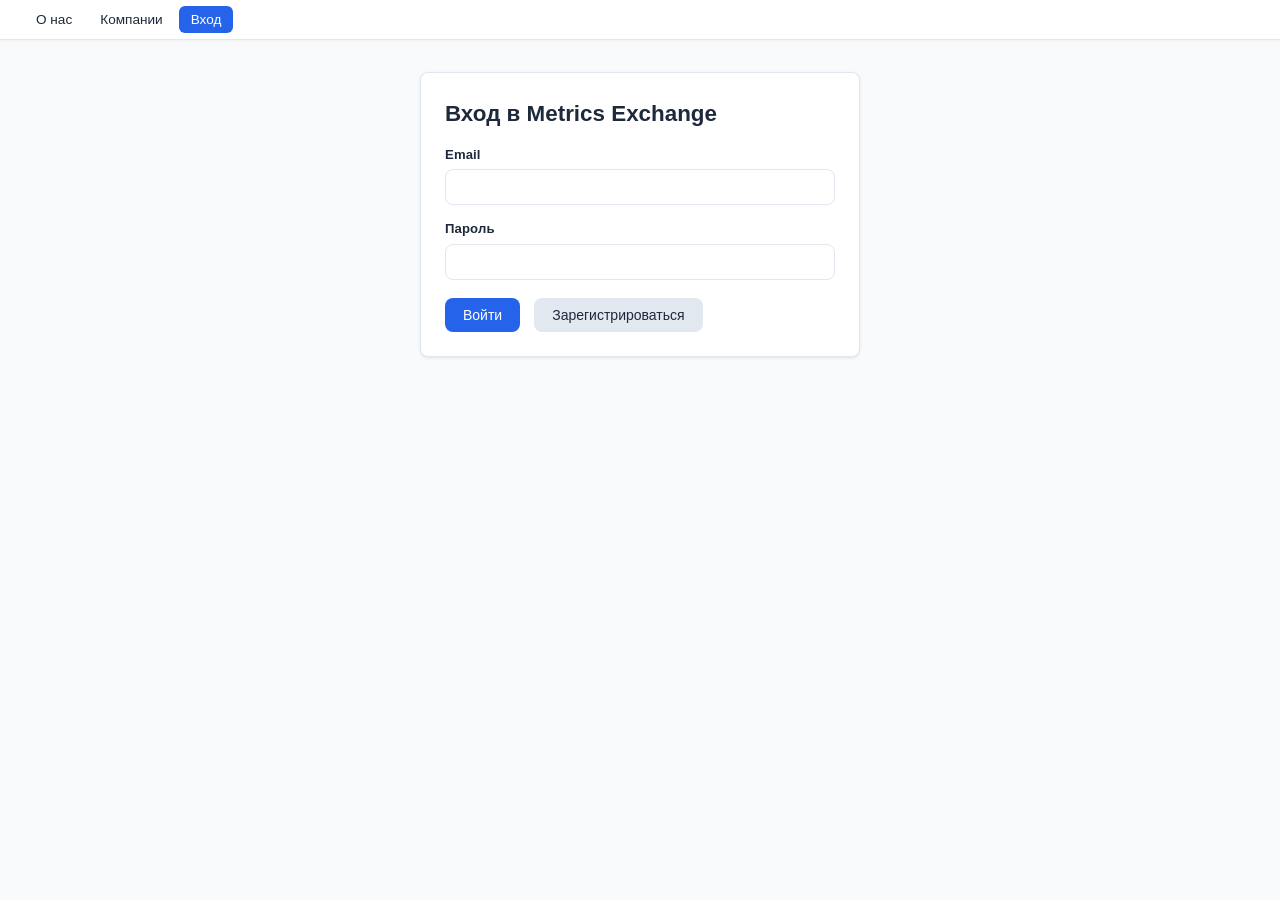
<file: frontend/pages/company-admin.html>
<!DOCTYPE html>
<html lang="ru">
<head>
  <meta charset="UTF-8" />
  <meta name="viewport" content="width=device-width, initial-scale=1.0" />
  <title>Администратор компании — Metrics Exchange</title>
  <link rel="stylesheet" href="../css/style.css" />
</head>
<body>

<!-- ============================================================
     Top navigation
     ============================================================ -->
<nav class="top-nav">
  <button class="top-nav-btn" data-tab="about">О нас</button>
  <button class="top-nav-btn" data-tab="companies">Компании</button>
  <button class="top-nav-btn active" data-tab="requests">Заявки</button>
  <a href="../index.html" class="top-nav-home">На главную</a>
</nav>

<!-- ============================================================
     Main Content
     ============================================================ -->
<main class="container">

  <!-- ========================================================
       О нас
       ======================================================== -->
  <div class="tab-panel" id="tab-about">
    <div class="card about-page">
      <h2>Metrics Exchange</h2>
      <p>Metrics Exchange — система межсервисного обмена пользовательскими метриками. Она позволяет пользователю переносить накопленный цифровой профиль (рейтинг, статус, достижения в программе лояльности) между сервисами экосистемы, а сервисам — преодолевать «холодный старт» во взаимодействии с новым клиентом и работать с ним персонализированно с первой секунды.</p>
      <h3>Что получает пользователь</h3>
      <ul>
        <li><strong>Перенос репутации.</strong> Рейтинг и статус, накопленные в одном сервисе, становятся основанием для привилегий в другом — без необходимости начинать с нуля.</li>
        <li><strong>Релевантные предложения сразу.</strong> Новый сервис видит предпочтения пользователя и формирует персональные подборки, минуя длительный период обучения рекомендаций.</li>
        <li><strong>Меньше проверок и форм.</strong> Подтверждённый рейтинг из партнёрского сервиса заменяет часть процедур верификации при регистрации.</li>
      </ul>
      <h3>Что получает бизнес</h3>
      <ul>
        <li><strong>Преодоление холодного старта.</strong> Новый клиент приходит с цифровым профилем — сегментация, скоринг и рекомендации работают с первой секунды, а не с задержкой в недели.</li>
        <li><strong>Снижение рисков.</strong> Подтверждённый рейтинг из сервисов-партнёров служит объективным сигналом благонадёжности и снижает риски мошенничества, нецелевого использования ресурсов и порчи имущества.</li>
        <li><strong>Сокращение операционных издержек.</strong> Вместо дублирования собственных скоринговых процедур и долгого накопления статистики используется готовый, проверенный профиль пользователя.</li>
        <li><strong>Новые каналы привлечения.</strong> Доверительные альянсы с неконкурирующими сервисами смежной аудитории становятся источником лояльных клиентов с низкой стоимостью привлечения.</li>
        <li><strong>Дополнительные источники дохода.</strong> Монетизация запросов верификации, комиссии за конверсию, плата за API-доступ к репутационным профилям пользователей.</li>
      </ul>
      <h3>Какие проблемы решаются</h3>
      <ul>
        <li>Финансовые и репутационные риски при работе с пользователями без истории — мошенничество, нецелевое использование ресурсов, конфликты в сообществе.</li>
        <li>Операционные издержки на верификацию и проверку каждого нового клиента собственными силами.</li>
        <li>Длительный период обучения рекомендательных алгоритмов и отток пользователей из-за нерелевантного первого впечатления.</li>
        <li>Высокая стоимость привлечения клиентов через традиционные рекламные каналы.</li>
        <li>Потеря пользователем накопленной репутации при переходе между сервисами.</li>
      </ul>
      <h3>Регуляторный контекст</h3>
      <p>Платформа спроектирована с учётом Digital Markets Act (DMA) ЕС, требующего от крупных платформ-привратников переносимости пользовательских данных и интероперабельности сервисов. Это открывает малым и средним компаниям возможность расширять клиентскую базу за счёт доверительных интеграций с другими участниками экосистемы.</p>
    </div>
  </div>

  <!-- ========================================================
       Компании
       ======================================================== -->
  <div class="tab-panel" id="tab-companies">
    <div class="card">
      <h2 class="card-title">Компании</h2>
      <div class="toolbar">
        <input type="text" id="companyNameFilter" class="form-control" placeholder="Поиск по названию..." style="max-width: 240px;" />
        <input type="number" id="companyIdFilter" class="form-control" placeholder="ID компании" style="max-width: 140px;" />
        <button id="companiesSearchBtn" class="btn btn-primary btn-sm">Найти</button>
        <button id="companiesResetBtn" class="btn btn-secondary btn-sm">Сбросить</button>
        <span class="toolbar-spacer"></span>
        <span id="companiesCountInfo" class="page-info"></span>
      </div>
      <div id="companiesContent"><div class="loading">Загрузка...</div></div>
      <div class="pagination" id="companiesPagination"></div>
    </div>
  </div>

  <!-- ========================================================
       Заявки
       ======================================================== -->
  <div class="tab-panel active" id="tab-requests">

    <!-- Filters block -->
    <div class="card">
      <h2 class="card-title">Фильтры</h2>
      <div class="form-grid">
        <div class="form-group">
          <label class="form-label" for="statusSelect">Статусы</label>
          <select id="statusSelect" class="form-control">
            <option value="">+ Добавить статус</option>
            <option value="NEW">Новая</option>
            <option value="DECISION_PROCESSING">Обрабатывается</option>
            <option value="CLOSED">Закрыта</option>
          </select>
          <div id="statusChips" class="chips-box"></div>
        </div>
        <div class="form-group">
          <label class="form-label" for="decisionSelect">Типы решений</label>
          <select id="decisionSelect" class="form-control">
            <option value="">+ Добавить решение</option>
            <option value="ACCEPT">Разрешена</option>
            <option value="REJECT">Отклонена</option>
          </select>
          <div id="decisionChips" class="chips-box"></div>
        </div>
        <div class="form-group">
          <label class="form-label" for="filterId">ID заявки</label>
          <input type="number" id="filterId" class="form-control" placeholder="Например: 42" />
        </div>
        <div class="form-group">
          <label class="form-label" for="filterToCompanyId">ID компании-назначения</label>
          <input type="number" id="filterToCompanyId" class="form-control" />
        </div>
        <div class="form-group">
          <label class="form-label" for="filterFromProfileId">ID профиля пользователя</label>
          <input type="text" id="filterFromProfileId" class="form-control" />
        </div>
      </div>
      <div class="form-actions">
        <button id="resetFiltersBtn" type="button" class="btn btn-secondary">Сбросить фильтры</button>
      </div>
    </div>

    <!-- Sort block -->
    <div class="card">
      <h2 class="card-title">Сортировки</h2>
      <p class="hint" style="margin-bottom: 12px;">Применяется в порядке сверху вниз.</p>
      <div id="sortRows"></div>
      <button id="addSortBtn" type="button" class="btn btn-secondary btn-sm">+ Добавить сортировку</button>
      <div class="form-actions">
        <button id="resetSortBtn" type="button" class="btn btn-secondary">Сбросить сортировки</button>
      </div>
    </div>

    <div class="form-actions" style="margin-bottom: 18px;">
      <button id="applyBtn" class="btn btn-primary">Применить</button>
    </div>

    <!-- Results block -->
    <div class="card">
      <div class="toolbar" style="margin-bottom: 0;">
        <h2 class="card-title" style="margin: 0;">Заявки на перенос, выставленные на компанию</h2>
        <span class="toolbar-spacer"></span>
        <span id="requestsCountInfo" class="page-info"></span>
      </div>
      <div id="requestsContent" style="margin-top: 16px;">
        <div class="loading">Загрузка заявок...</div>
      </div>
      <div class="pagination" id="requestsPagination"></div>
    </div>
  </div>

</main>

<!-- Modal: Transfer Request decision -->
<div class="modal-overlay" id="decisionModal" role="dialog" aria-modal="true">
  <div class="modal">
    <div class="modal-header">
      <h3 class="modal-title" id="decisionModalTitle">Заявка</h3>
      <button class="modal-close" id="closeDecisionBtn" aria-label="Закрыть">×</button>
    </div>
    <div id="decisionModalContent"><div class="loading">Загрузка...</div></div>
  </div>
</div>

<script src="../js/auth.js"></script>
<script src="../js/api.js"></script>
<script>
  /* Фильтр по компании администратора в запросах НЕ передаём — backend
     достаёт его из сессии пользователя. */

  var state = {
    page: 0, totalPages: 0, totalElements: 0, pageSize: 10,
    statuses: ['NEW', 'DECISION_PROCESSING'],
    decisions: [],
    fId: '', fToCompanyId: '', fFromProfileId: '',
    sortSpecifiers: [],
    uiStatuses: ['NEW', 'DECISION_PROCESSING'],
    uiDecisions: [],
    decisionId: null
  };

  var companiesState = { page: 0, totalPages: 0, totalElements: 0, pageSize: 10, nameFilter: '', idFilter: '' };

  var SORT_FIELDS = [['STATUS', 'Статус'], ['CREATED_AT', 'Дата создания']];
  var STATUS_LABELS = { NEW: 'Новая', DECISION_PROCESSING: 'Обрабатывается', CLOSED: 'Закрыта' };
  var DECISION_LABELS = { ACCEPT: 'Разрешена', REJECT: 'Отклонена' };

  /* ===== helpers ===== */
  function esc(str) {
    if (str === null || str === undefined) return '';
    return String(str).replace(/&/g,'&amp;').replace(/</g,'&lt;').replace(/>/g,'&gt;').replace(/"/g,'&quot;');
  }
  function formatDate(iso) {
    if (!iso) return '—';
    var d = new Date(iso);
    if (isNaN(d.getTime())) return esc(iso);
    return esc(d.toLocaleString('ru-RU'));
  }
  function statusBadge(status) {
    if (!status) return '<span class="badge badge-default">—</span>';
    var cls = { NEW: 'badge-process', DECISION_PROCESSING: 'badge-process', CLOSED: 'badge-default' };
    return '<span class="badge ' + (cls[status] || 'badge-default') + '">' + (STATUS_LABELS[status] || esc(status)) + '</span>';
  }
  function decisionBadge(decision) {
    if (!decision) return '<span class="badge badge-default">—</span>';
    var cls = { ACCEPT: 'badge-accept', REJECT: 'badge-reject' };
    return '<span class="badge ' + (cls[decision] || 'badge-default') + '">' + (DECISION_LABELS[decision] || esc(decision)) + '</span>';
  }
  function showAlert(containerId, message, type) {
    var el = document.getElementById(containerId);
    if (!el) return;
    if (!message) { el.innerHTML = ''; return; }
    el.innerHTML = '<div class="alert alert-' + type + '">' + message + '</div>';
  }
  function openModal(id)  { document.getElementById(id).classList.add('open'); }
  function closeModal(id) { document.getElementById(id).classList.remove('open'); }
  function renderPagination(containerId, currentPage, totalPages, handlerName) {
    var el = document.getElementById(containerId);
    if (!el) return;
    if (totalPages <= 1) { el.innerHTML = ''; return; }
    var prevDisabled = currentPage === 0 ? 'disabled' : '';
    var nextDisabled = currentPage >= totalPages - 1 ? 'disabled' : '';
    el.innerHTML =
      '<button class="btn btn-secondary btn-sm" ' + prevDisabled +
        ' onclick="' + handlerName + '(' + (currentPage - 1) + ')">← Назад</button>' +
      '<span class="page-info">Страница ' + (currentPage + 1) + ' из ' + totalPages + '</span>' +
      '<button class="btn btn-secondary btn-sm" ' + nextDisabled +
        ' onclick="' + handlerName + '(' + (currentPage + 1) + ')">Вперёд →</button>';
  }

  /* ===== Компании ===== */
  function loadCompanies(page) {
    if (page === undefined) page = 0;
    companiesState.page = page;
    document.getElementById('companiesContent').innerHTML = '<div class="loading">Загрузка...</div>';
    document.getElementById('companiesPagination').innerHTML = '';
    Api.getCompanies({
      pageNumber: page, pageSize: companiesState.pageSize,
      nameFilter: companiesState.nameFilter, companyId: companiesState.idFilter
    })
    .then(function (response) {
      var companies = (response && response.data) ? response.data : [];
      companiesState.totalPages    = response.totalPages    || 0;
      companiesState.totalElements = response.totalElements || 0;
      document.getElementById('companiesCountInfo').textContent = 'Найдено: ' + companiesState.totalElements;
      if (companies.length === 0) {
        document.getElementById('companiesContent').innerHTML =
          '<div class="empty-state"><div class="empty-state-icon">🏢</div><p>Компании не найдены</p></div>';
        return;
      }
      var rows = companies.map(function (c) {
        return '<tr><td style="width:80px;color:var(--text-muted)">' + esc(c.id) + '</td>' +
          '<td><strong>' + esc(c.name || '—') + '</strong></td>' +
          '<td>' + esc(c.description || '—') + '</td></tr>';
      }).join('');
      document.getElementById('companiesContent').innerHTML =
        '<div class="table-wrapper"><table>' +
          '<thead><tr><th>ID</th><th>Название</th><th>Описание</th></tr></thead>' +
          '<tbody>' + rows + '</tbody></table></div>';
      renderPagination('companiesPagination', companiesState.page, companiesState.totalPages, 'loadCompanies');
    })
    .catch(function (err) {
      document.getElementById('companiesContent').innerHTML =
        '<div class="alert alert-error">Ошибка загрузки: ' + esc(err.message) + '</div>';
    });
  }

  document.getElementById('companiesSearchBtn').addEventListener('click', function () {
    companiesState.nameFilter = document.getElementById('companyNameFilter').value.trim();
    companiesState.idFilter   = document.getElementById('companyIdFilter').value.trim();
    loadCompanies(0);
  });
  document.getElementById('companiesResetBtn').addEventListener('click', function () {
    document.getElementById('companyNameFilter').value = '';
    document.getElementById('companyIdFilter').value   = '';
    companiesState.nameFilter = ''; companiesState.idFilter = '';
    loadCompanies(0);
  });

  /* ===== Multi-select chips ===== */
  function renderChips(containerId, values, labelMap, removeFn) {
    var el = document.getElementById(containerId);
    if (!values.length) { el.innerHTML = '<span class="chips-empty">не выбрано</span>'; return; }
    el.innerHTML = values.map(function (v) {
      return '<span class="chip">' + (labelMap[v] || esc(v)) +
        '<button type="button" onclick="' + removeFn + '(\'' + v + '\')">×</button></span>';
    }).join('');
  }
  function renderStatusChips()   { renderChips('statusChips',   state.uiStatuses,  STATUS_LABELS,   'removeStatus'); }
  function renderDecisionChips() { renderChips('decisionChips', state.uiDecisions, DECISION_LABELS, 'removeDecision'); }
  function addStatus(v)    { if (v && state.uiStatuses.indexOf(v) === -1)  { state.uiStatuses.push(v);  renderStatusChips(); } }
  function removeStatus(v) { state.uiStatuses  = state.uiStatuses.filter(function (x) { return x !== v; });  renderStatusChips(); }
  function addDecision(v)    { if (v && state.uiDecisions.indexOf(v) === -1) { state.uiDecisions.push(v); renderDecisionChips(); } }
  function removeDecision(v) { state.uiDecisions = state.uiDecisions.filter(function (x) { return x !== v; }); renderDecisionChips(); }

  document.getElementById('statusSelect').addEventListener('change', function () { addStatus(this.value); this.value = ''; });
  document.getElementById('decisionSelect').addEventListener('change', function () { addDecision(this.value); this.value = ''; });

  /* ===== Sort builder ===== */
  function addSortRow(field, order) {
    var fieldOptions = SORT_FIELDS.map(function (f) {
      var sel = (f[0] === field) ? ' selected' : '';
      return '<option value="' + f[0] + '"' + sel + '>' + f[1] + '</option>';
    }).join('');
    var row = document.createElement('div');
    row.className = 'toolbar sort-row';
    row.style.marginBottom = '8px';
    row.innerHTML =
      '<select class="sort-field form-control" style="width:auto;">' + fieldOptions + '</select>' +
      '<select class="sort-order form-control" style="width:auto;">' +
        '<option value="ASC"' + (order === 'DESC' ? '' : ' selected') + '>По возрастанию</option>' +
        '<option value="DESC"' + (order === 'DESC' ? ' selected' : '') + '>По убыванию</option>' +
      '</select>' +
      '<button type="button" class="btn-trash" title="Удалить сортировку">🗑</button>';
    row.querySelector('.btn-trash').addEventListener('click', function () { row.parentNode.removeChild(row); });
    document.getElementById('sortRows').appendChild(row);
  }
  function collectSortSpecifiers() {
    var specs = [];
    document.querySelectorAll('#sortRows .sort-row').forEach(function (row) {
      var field = row.querySelector('.sort-field').value;
      var order = row.querySelector('.sort-order').value;
      if (field) specs.push({ sortBy: field, sortOrder: order });
    });
    return specs;
  }

  /* ===== Requests list ===== */
  function loadRequests(page) {
    if (page === undefined) page = 0;
    state.page = page;
    document.getElementById('requestsContent').innerHTML = '<div class="loading">Загрузка...</div>';
    document.getElementById('requestsPagination').innerHTML = '';
    /* fromCompanyId backend подставит сам из сессии — не отправляем */
    var transferFilter = {};
    if (state.statuses.length)  transferFilter.statuses     = state.statuses;
    if (state.decisions.length) transferFilter.decisions    = state.decisions;
    if (state.fId)              transferFilter.id            = Number(state.fId);
    if (state.fToCompanyId)     transferFilter.toCompanyId   = Number(state.fToCompanyId);
    if (state.fFromProfileId)   transferFilter.fromProfileId = state.fFromProfileId;
    Api.getTransferRequests({
      pageNumber: page, pageSize: state.pageSize,
      transferFilter: transferFilter, sortSpecifiers: state.sortSpecifiers
    })
    .then(function (response) {
      var requests = (response && response.data) ? response.data : [];
      state.totalPages    = response.totalPages    || 0;
      state.totalElements = response.totalElements || 0;
      document.getElementById('requestsCountInfo').textContent = 'Найдено: ' + state.totalElements;
      if (requests.length === 0) {
        document.getElementById('requestsContent').innerHTML =
          '<div class="empty-state"><div class="empty-state-icon">📋</div><p>Заявки не найдены</p></div>';
        return;
      }
      var rows = requests.map(function (t) {
        return '<tr class="clickable" onclick="openDecision(' + t.id + ')">' +
          '<td><strong>#' + esc(t.id) + '</strong></td>' +
          '<td>' + statusBadge(t.status) + '</td>' +
          '<td>' + decisionBadge(t.decision) + '</td>' +
          '<td style="color:var(--text-muted)">' + formatDate(t.createdAt) + '</td>' +
          '<td>' + (t.fromCompanyId ? esc(t.fromCompanyId) : '—') + '</td>' +
          '<td>' + (t.toCompanyId ? esc(t.toCompanyId) : '—') + '</td></tr>';
      }).join('');
      document.getElementById('requestsContent').innerHTML =
        '<div class="table-wrapper"><table>' +
          '<thead><tr><th>ID</th><th>Статус</th><th>Решение</th><th>Дата создания</th>' +
            '<th>Из компании</th><th>В компанию</th></tr></thead>' +
          '<tbody>' + rows + '</tbody></table></div>';
      renderPagination('requestsPagination', state.page, state.totalPages, 'loadRequests');
    })
    .catch(function (err) {
      document.getElementById('requestsContent').innerHTML =
        '<div class="alert alert-error">Ошибка загрузки заявок: ' + esc(err.message) + '</div>';
    });
  }

  /* ===== Decision modal ===== */
  function openDecision(id) {
    state.decisionId = id;
    document.getElementById('decisionModalTitle').textContent = 'Заявка #' + id;
    document.getElementById('decisionModalContent').innerHTML = '<div class="loading">Загрузка...</div>';
    openModal('decisionModal');
    Api.getTransferRequest(id)
      .then(function (t) {
        var details =
          '<div class="detail-grid" style="margin-bottom: 18px;">' +
            '<div class="detail-item"><div class="detail-label">ID</div><div class="detail-value"><strong>#' + esc(t.id) + '</strong></div></div>' +
            '<div class="detail-item"><div class="detail-label">Статус</div><div class="detail-value">' + statusBadge(t.status) + '</div></div>' +
            '<div class="detail-item"><div class="detail-label">Текущее решение</div><div class="detail-value">' + decisionBadge(t.decision) + '</div></div>' +
            '<div class="detail-item"><div class="detail-label">Дата создания</div><div class="detail-value">' + formatDate(t.createdAt) + '</div></div>' +
            '<div class="detail-item"><div class="detail-label">Из компании</div><div class="detail-value">' + (t.fromCompanyId ? esc(t.fromCompanyId) : '—') + '</div></div>' +
            '<div class="detail-item"><div class="detail-label">В компанию</div><div class="detail-value">' + (t.toCompanyId ? esc(t.toCompanyId) : '—') + '</div></div>' +
            '<div class="detail-item"><div class="detail-label">Профиль-источник</div><div class="detail-value">' + esc(t.fromProfileId || '—') + '</div></div>' +
            '<div class="detail-item"><div class="detail-label">Профиль-назначение</div><div class="detail-value">' + esc(t.toProfileId || '—') + '</div></div>' +
            (t.comment ? '<div class="detail-item span-2"><div class="detail-label">Комментарий заявителя</div><div class="detail-value">' + esc(t.comment) + '</div></div>' : '') +
            (t.decisionComment ? '<div class="detail-item span-2"><div class="detail-label">Комментарий к решению</div><div class="detail-value">' + esc(t.decisionComment) + '</div></div>' : '') +
          '</div>';
        var actions;
        if (t.decision) {
          actions = '<div class="alert alert-warning">По заявке уже вынесено решение.</div>';
        } else {
          actions =
            '<div class="form-group" style="margin-bottom: 14px;">' +
              '<label class="form-label" for="decisionComment">Комментарий к решению</label>' +
              '<textarea id="decisionComment" class="form-control" rows="3" placeholder="Необязательно"></textarea>' +
            '</div>' +
            '<div id="decisionAlert"></div>' +
            '<div class="form-actions" style="justify-content: flex-end;">' +
              '<button type="button" id="rejectBtn" class="btn btn-danger">Отказать</button>' +
              '<button type="button" id="acceptBtn" class="btn btn-primary">Разрешить</button>' +
            '</div>';
        }
        document.getElementById('decisionModalContent').innerHTML = details + actions;
        if (!t.decision) {
          document.getElementById('acceptBtn').addEventListener('click', function () { submitDecision('ACCEPT'); });
          document.getElementById('rejectBtn').addEventListener('click', function () { submitDecision('REJECT'); });
        }
      })
      .catch(function (err) {
        document.getElementById('decisionModalContent').innerHTML =
          '<div class="alert alert-error">Ошибка загрузки заявки: ' + esc(err.message) + '</div>';
      });
  }

  function submitDecision(decision) {
    var acceptBtn = document.getElementById('acceptBtn');
    var rejectBtn = document.getElementById('rejectBtn');
    var comment   = document.getElementById('decisionComment').value.trim();
    acceptBtn.disabled = true; rejectBtn.disabled = true;
    Api.makeTransferDecision(state.decisionId, { decision: decision, decisionComment: comment })
      .then(function () { closeModal('decisionModal'); state.decisionId = null; loadRequests(state.page); })
      .catch(function (err) {
        showAlert('decisionAlert', 'Ошибка: ' + esc(err.message), 'error');
        acceptBtn.disabled = false; rejectBtn.disabled = false;
      });
  }

  /* ===== Toolbar handlers ===== */
  document.getElementById('addSortBtn').addEventListener('click', function () { addSortRow('CREATED_AT', 'DESC'); });

  document.getElementById('applyBtn').addEventListener('click', function () {
    state.statuses       = state.uiStatuses.slice();
    state.decisions      = state.uiDecisions.slice();
    state.fId            = document.getElementById('filterId').value.trim();
    state.fToCompanyId   = document.getElementById('filterToCompanyId').value.trim();
    state.fFromProfileId = document.getElementById('filterFromProfileId').value.trim();
    state.sortSpecifiers = collectSortSpecifiers();
    loadRequests(0);
  });

  document.getElementById('resetFiltersBtn').addEventListener('click', function () {
    state.uiStatuses  = ['NEW', 'DECISION_PROCESSING'];
    state.uiDecisions = [];
    renderStatusChips(); renderDecisionChips();
    document.getElementById('filterId').value            = '';
    document.getElementById('filterToCompanyId').value   = '';
    document.getElementById('filterFromProfileId').value = '';
  });
  document.getElementById('resetSortBtn').addEventListener('click', function () {
    document.getElementById('sortRows').innerHTML = '';
  });

  /* ===== Modal close ===== */
  document.getElementById('closeDecisionBtn').addEventListener('click', function () { closeModal('decisionModal'); });
  document.getElementById('decisionModal').addEventListener('click', function (e) {
    if (e.target === this) this.classList.remove('open');
  });
  document.addEventListener('keydown', function (e) {
    if (e.key === 'Escape') {
      document.querySelectorAll('.modal-overlay.open').forEach(function (m) { m.classList.remove('open'); });
    }
  });

  /* ===== Tab switching (top-nav) ===== */
  document.querySelectorAll('.top-nav-btn').forEach(function (btn) {
    btn.addEventListener('click', function () {
      document.querySelectorAll('.top-nav-btn').forEach(function (b) { b.classList.remove('active'); });
      btn.classList.add('active');
      document.querySelectorAll('.tab-panel').forEach(function (p) { p.classList.remove('active'); });
      var panel = document.getElementById('tab-' + btn.dataset.tab);
      if (panel) panel.classList.add('active');
      if (btn.dataset.tab === 'companies') loadCompanies(0);
    });
  });

  /* ===== Init ===== */
  renderStatusChips();
  renderDecisionChips();
  loadRequests(0);   /* вкладка "Заявки" активна по умолчанию */
</script>

</body>
</html>
</file>
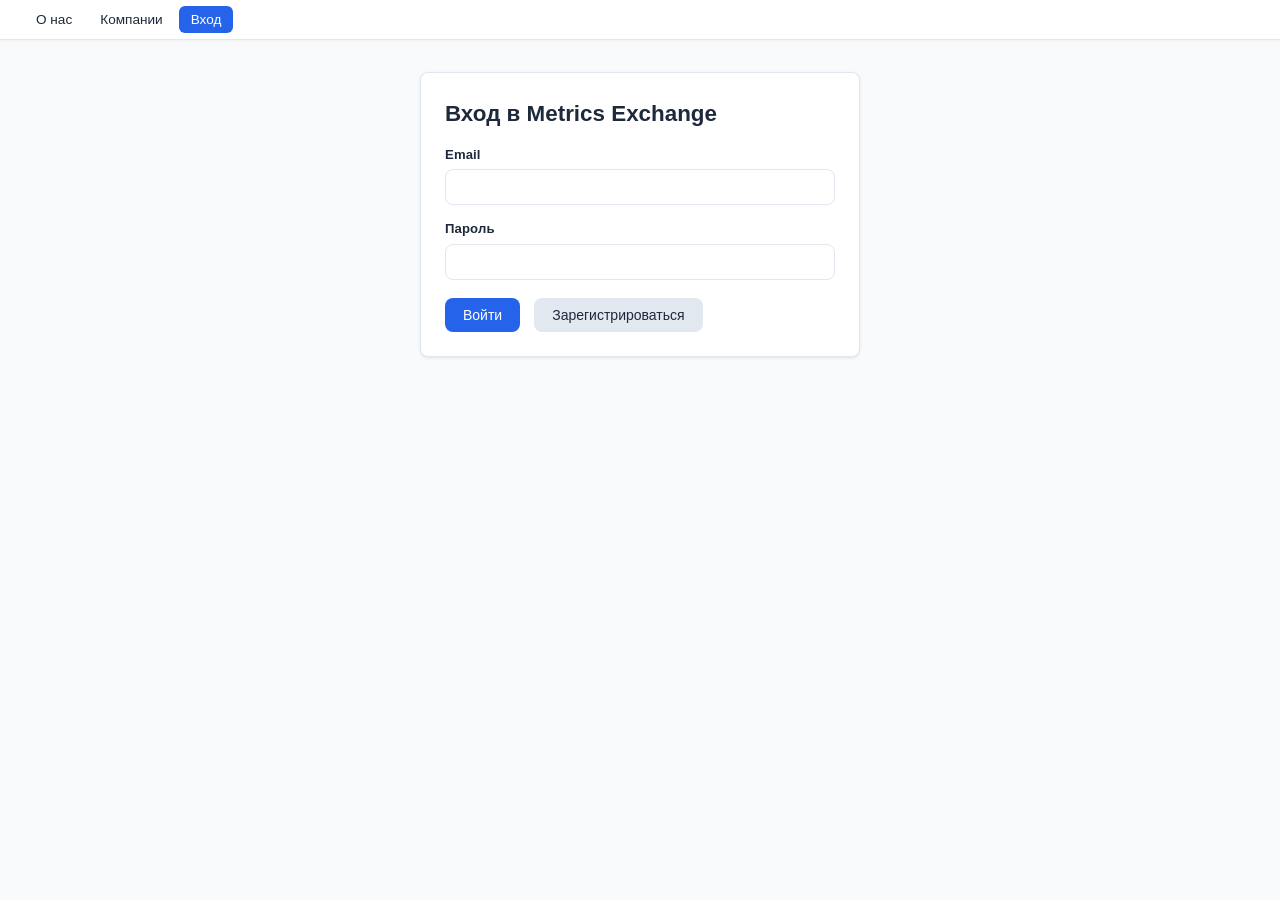
<file: frontend/pages/company-owner.html>
<!DOCTYPE html>
<html lang="ru">
<head>
  <meta charset="UTF-8" />
  <meta name="viewport" content="width=device-width, initial-scale=1.0" />
  <title>Представитель компании — Metrics Exchange</title>
  <link rel="stylesheet" href="../css/style.css" />
</head>
<body>

<nav class="top-nav">
  <button class="top-nav-btn" data-tab="about">О нас</button>
  <button class="top-nav-btn" data-tab="companies">Компании</button>
  <button class="top-nav-btn" data-tab="company-info">О компании</button>
  <button class="top-nav-btn active" data-tab="management">Управление компанией</button>
  <button class="top-nav-btn" data-tab="admins">Администраторы компании</button>
  <a href="../index.html" class="top-nav-home">На главную</a>
</nav>

<main class="container">

  <!-- О нас -->
  <div class="tab-panel" id="tab-about">
    <div class="card about-page">
      <h2>Metrics Exchange</h2>
      <p>Metrics Exchange — система межсервисного обмена пользовательскими метриками. Она позволяет пользователю переносить накопленный цифровой профиль (рейтинг, статус, достижения в программе лояльности) между сервисами экосистемы, а сервисам — преодолевать «холодный старт» во взаимодействии с новым клиентом и работать с ним персонализированно с первой секунды.</p>
      <h3>Что получает пользователь</h3>
      <ul>
        <li><strong>Перенос репутации.</strong> Рейтинг и статус, накопленные в одном сервисе, становятся основанием для привилегий в другом — без необходимости начинать с нуля.</li>
        <li><strong>Релевантные предложения сразу.</strong> Новый сервис видит предпочтения пользователя и формирует персональные подборки, минуя длительный период обучения рекомендаций.</li>
        <li><strong>Меньше проверок и форм.</strong> Подтверждённый рейтинг из партнёрского сервиса заменяет часть процедур верификации при регистрации.</li>
      </ul>
      <h3>Что получает бизнес</h3>
      <ul>
        <li><strong>Преодоление холодного старта.</strong> Новый клиент приходит с цифровым профилем — сегментация, скоринг и рекомендации работают с первой секунды, а не с задержкой в недели.</li>
        <li><strong>Снижение рисков.</strong> Подтверждённый рейтинг из сервисов-партнёров служит объективным сигналом благонадёжности и снижает риски мошенничества, нецелевого использования ресурсов и порчи имущества.</li>
        <li><strong>Сокращение операционных издержек.</strong> Вместо дублирования собственных скоринговых процедур и долгого накопления статистики используется готовый, проверенный профиль пользователя.</li>
        <li><strong>Новые каналы привлечения.</strong> Доверительные альянсы с неконкурирующими сервисами смежной аудитории становятся источником лояльных клиентов с низкой стоимостью привлечения.</li>
        <li><strong>Дополнительные источники дохода.</strong> Монетизация запросов верификации, комиссии за конверсию, плата за API-доступ к репутационным профилям пользователей.</li>
      </ul>
      <h3>Какие проблемы решаются</h3>
      <ul>
        <li>Финансовые и репутационные риски при работе с пользователями без истории — мошенничество, нецелевое использование ресурсов, конфликты в сообществе.</li>
        <li>Операционные издержки на верификацию и проверку каждого нового клиента собственными силами.</li>
        <li>Длительный период обучения рекомендательных алгоритмов и отток пользователей из-за нерелевантного первого впечатления.</li>
        <li>Высокая стоимость привлечения клиентов через традиционные рекламные каналы.</li>
        <li>Потеря пользователем накопленной репутации при переходе между сервисами.</li>
      </ul>
      <h3>Регуляторный контекст</h3>
      <p>Платформа спроектирована с учётом Digital Markets Act (DMA) ЕС, требующего от крупных платформ-привратников переносимости пользовательских данных и интероперабельности сервисов. Это открывает малым и средним компаниям возможность расширять клиентскую базу за счёт доверительных интеграций с другими участниками экосистемы.</p>
    </div>
  </div>

  <!-- Компании -->
  <div class="tab-panel" id="tab-companies">
    <div class="card">
      <h2 class="card-title">Компании</h2>
      <div class="toolbar">
        <input type="text" id="companyNameFilter" class="form-control" placeholder="Поиск по названию..." style="max-width: 240px;" />
        <input type="number" id="companyIdFilter" class="form-control" placeholder="ID компании" style="max-width: 140px;" />
        <button id="companiesSearchBtn" class="btn btn-primary btn-sm">Найти</button>
        <button id="companiesResetBtn" class="btn btn-secondary btn-sm">Сбросить</button>
        <span class="toolbar-spacer"></span>
        <span id="companiesCountInfo" class="page-info"></span>
      </div>
      <div id="companiesContent"><div class="loading">Загрузка...</div></div>
      <div class="pagination" id="companiesPagination"></div>
    </div>
  </div>

  <!-- О компании: данные текущей компании представителя + редактирование -->
  <div class="tab-panel" id="tab-company-info">
    <div class="card">
      <h2 class="card-title">Информация о компании</h2>
      <div id="companyInfoContent">
        <div class="loading">Загрузка...</div>
      </div>
    </div>
  </div>

  <!-- Управление компанией: удаление компании + точки компании -->
  <div class="tab-panel active" id="tab-management">

    <!-- Удаление компании -->
    <div class="card">
      <h2 class="card-title">Удаление компании из системы</h2>
      <p class="hint" style="margin-bottom: 16px;">
        Удаление компании из системы обмена пользовательскими метриками —
        необратимое действие.
      </p>
      <button id="deleteCompanyBtn" class="btn btn-danger">🗑 Удалить компанию из системы</button>
    </div>

    <!-- Создание точки -->
    <div class="card">
      <div class="toolbar" style="margin-bottom: 0;">
        <h2 class="card-title" style="margin: 0;">Точки предоставления метрик</h2>
        <span class="toolbar-spacer"></span>
        <button id="togglePointFormBtn" class="btn btn-primary btn-sm">➕ Создать точку</button>
      </div>
      <form id="createPointForm" class="hidden" novalidate style="margin-top: 18px;">
        <div class="form-grid">
          <div class="form-group">
            <label class="form-label" for="pointUrl">URL точки *</label>
            <input type="text" id="pointUrl" class="form-control" placeholder="https://api.company.com/metrics" required />
            <span class="hint">Адрес, по которому система обращается за метриками</span>
          </div>
          <div class="form-group">
            <label class="form-label" for="pointFormat">Формат</label>
            <input type="text" id="pointFormat" class="form-control" placeholder="Например: JSON" />
            <span class="hint">Формат предоставляемых данных</span>
          </div>
        </div>
        <div class="form-actions">
          <button type="submit" id="submitPointBtn" class="btn btn-primary">Создать точку</button>
          <div id="createPointAlert"></div>
        </div>
      </form>
    </div>

    <!-- Список точек -->
    <div class="card">
      <div class="toolbar">
        <h3 class="card-title" style="margin: 0;">Список точек</h3>
        <span class="toolbar-spacer"></span>
        <span id="pointsCountInfo" class="page-info"></span>
      </div>
      <div id="pointsContent"><div class="loading">Загрузка точек...</div></div>
      <div class="pagination" id="pointsPagination"></div>
    </div>
  </div>

  <!-- Администраторы компании -->
  <div class="tab-panel" id="tab-admins">

    <div class="card">
      <h2 class="card-title">Создание администратора компании</h2>
      <form id="createAdminForm" novalidate style="margin-top: 18px;">
        <div class="form-grid">
          <div class="form-group full-width">
            <label class="form-label" for="adminEmail">Email *</label>
            <input type="email" id="adminEmail" class="form-control" placeholder="admin@company.com" required />
            <span class="hint">Пароль будет сгенерирован backend и показан после создания.</span>
          </div>
        </div>
        <div class="form-actions">
          <button type="submit" id="submitAdminBtn" class="btn btn-primary">Создать администратора</button>
          <div id="createAdminAlert"></div>
        </div>
      </form>
    </div>

    <div class="card">
      <div class="toolbar">
        <input type="number" id="adminIdFilter" class="form-control" placeholder="Фильтр по ID" style="max-width: 140px;" />
        <input type="text" id="adminEmailFilter" class="form-control" placeholder="Фильтр по email..." style="max-width: 220px;" />
        <button id="adminsSearchBtn" class="btn btn-primary btn-sm">Найти</button>
        <button id="adminsResetBtn"  class="btn btn-secondary btn-sm">Сбросить</button>
        <span class="toolbar-spacer"></span>
        <span id="adminsCountInfo" class="page-info"></span>
      </div>

      <!-- Сортировки (мульти, в порядке приоритета) -->
      <div style="margin: 8px 0 4px;">
        <label class="form-label">Сортировка (применяется в порядке сверху вниз):</label>
        <div id="adminsSortRows"></div>
        <button id="adminsAddSortBtn" type="button" class="btn btn-secondary btn-sm">+ Добавить сортировку</button>
      </div>
      <div class="toolbar">
        <button id="adminsApplySortBtn" class="btn btn-primary btn-sm">Применить сортировки</button>
        <button id="adminsResetSortBtn" class="btn btn-secondary btn-sm">Сбросить сортировки</button>
      </div>

      <div id="adminsContent"><div class="loading">Загрузка администраторов...</div></div>
      <div class="pagination" id="adminsPagination"></div>
    </div>
  </div>

</main>

<!-- Modals -->
<div class="modal-overlay" id="deleteCompanyModal" role="dialog" aria-modal="true">
  <div class="modal">
    <div class="modal-header">
      <h3 class="modal-title">Удаление компании</h3>
      <button class="modal-close" data-close="deleteCompanyModal" aria-label="Закрыть">×</button>
    </div>
    <div>
      <div class="alert alert-warning" style="margin-bottom: 16px;">
        <strong>Внимание!</strong> Вы действительно хотите удалить компанию из системы обмена метриками?
        <ul style="margin: 10px 0 0 18px;">
          <li>Будут удалены все администраторы компании;</li>
          <li>Будет удалён ваш собственный аккаунт;</li>
          <li>Все заявки на перенос портфолио, связанные с этой компанией, будут отклонены.</li>
        </ul>
      </div>
      <div id="deleteCompanyAlert"></div>
      <div class="form-actions" style="justify-content: flex-end;">
        <button class="btn btn-secondary" data-close="deleteCompanyModal">Отмена</button>
        <button id="confirmDeleteCompanyBtn" class="btn btn-danger">Подтвердить удаление</button>
      </div>
    </div>
  </div>
</div>

<div class="modal-overlay" id="deleteAdminModal" role="dialog" aria-modal="true">
  <div class="modal">
    <div class="modal-header">
      <h3 class="modal-title">Удаление администратора</h3>
      <button class="modal-close" data-close="deleteAdminModal" aria-label="Закрыть">×</button>
    </div>
    <div>
      <div class="alert alert-warning" id="deleteAdminText" style="margin-bottom: 16px;"></div>
      <div id="deleteAdminAlert"></div>
      <div class="form-actions" style="justify-content: flex-end;">
        <button class="btn btn-secondary" data-close="deleteAdminModal">Отмена</button>
        <button id="confirmDeleteAdminBtn" class="btn btn-danger">Подтвердить удаление</button>
      </div>
    </div>
  </div>
</div>

<div class="modal-overlay" id="pointDetailModal" role="dialog" aria-modal="true">
  <div class="modal">
    <div class="modal-header">
      <h3 class="modal-title" id="pointModalTitle">Точка компании</h3>
      <button class="modal-close" data-close="pointDetailModal" aria-label="Закрыть">×</button>
    </div>
    <div id="pointModalContent"><div class="loading">Загрузка...</div></div>
  </div>
</div>

<!-- Модалка с данными созданного администратора (id + email + сгенерированный пароль) -->
<div class="modal-overlay" id="createdUserModal" role="dialog" aria-modal="true">
  <div class="modal">
    <div class="modal-header">
      <h3 class="modal-title">Пользователь создан</h3>
      <button class="modal-close" data-close="createdUserModal" aria-label="Закрыть">×</button>
    </div>
    <div id="createdUserContent"></div>
    <div class="form-actions" style="justify-content: flex-end; margin-top: 10px;">
      <button class="btn btn-primary" data-close="createdUserModal">Закрыть</button>
    </div>
  </div>
</div>

<script src="../js/auth.js"></script>
<script src="../js/api.js"></script>
<script>
  /* id компании представителя берётся из профиля (поле linkedCompanyId из /me) */
  var COMPANY_ID = (Auth.getUser() || {}).linkedCompanyId;

  var state = {
    pointsPage: 0, pointsTotalPages: 0, pointsTotalElements: 0, pointsPageSize: 10,
    adminsPage: 0, adminsTotalPages: 0, adminsTotalElements: 0, adminsPageSize: 10,
    adminsIdFilter: '', adminsEmailFilter: '',
    adminsSortSpecifiers: [],
    currentAdmins: [], adminToDelete: null
  };
  var companiesState = { page: 0, totalPages: 0, totalElements: 0, pageSize: 10, nameFilter: '', idFilter: '' };

  var POINT_STATUS_LABELS = {
    NEW:                     ['badge-process', 'Новая'],
    READY:                   ['badge-accept',  'Готова'],
    IN_USE:                  ['badge-accept',  'Используется'],
    IS_BEING_DECOMMISSIONED: ['badge-process', 'Выводится из эксплуатации'],
    DECOMMISSIONED:          ['badge-default', 'Выведена из эксплуатации']
  };
  var POINT_STATUSES = ['NEW', 'READY', 'IN_USE', 'IS_BEING_DECOMMISSIONED', 'DECOMMISSIONED'];

  function esc(str) {
    if (str === null || str === undefined) return '';
    return String(str).replace(/&/g,'&amp;').replace(/</g,'&lt;').replace(/>/g,'&gt;').replace(/"/g,'&quot;');
  }
  function pointStatusBadge(status) {
    if (!status) return '<span class="badge badge-default">—</span>';
    var pair = POINT_STATUS_LABELS[status] || ['badge-default', esc(status)];
    return '<span class="badge ' + pair[0] + '">' + pair[1] + '</span>';
  }
  function pointStatusLabel(status) {
    var pair = POINT_STATUS_LABELS[status];
    return pair ? pair[1] : esc(status || '');
  }
  function showAlert(containerId, message, type) {
    var el = document.getElementById(containerId);
    if (!el) return;
    if (!message) { el.innerHTML = ''; return; }
    el.innerHTML = '<div class="alert alert-' + type + '">' + message + '</div>';
  }
  function openModal(id)  { document.getElementById(id).classList.add('open'); }
  function closeModal(id) { document.getElementById(id).classList.remove('open'); }
  function renderPagination(containerId, currentPage, totalPages, handlerName) {
    var el = document.getElementById(containerId);
    if (!el) return;
    if (totalPages <= 1) { el.innerHTML = ''; return; }
    var prevDisabled = currentPage === 0 ? 'disabled' : '';
    var nextDisabled = currentPage >= totalPages - 1 ? 'disabled' : '';
    el.innerHTML =
      '<button class="btn btn-secondary btn-sm" ' + prevDisabled +
        ' onclick="' + handlerName + '(' + (currentPage - 1) + ')">← Назад</button>' +
      '<span class="page-info">Страница ' + (currentPage + 1) + ' из ' + totalPages + '</span>' +
      '<button class="btn btn-secondary btn-sm" ' + nextDisabled +
        ' onclick="' + handlerName + '(' + (currentPage + 1) + ')">Вперёд →</button>';
  }

  /* ===== Компании ===== */
  function loadCompanies(page) {
    if (page === undefined) page = 0;
    companiesState.page = page;
    document.getElementById('companiesContent').innerHTML = '<div class="loading">Загрузка...</div>';
    document.getElementById('companiesPagination').innerHTML = '';
    Api.getCompanies({
      pageNumber: page, pageSize: companiesState.pageSize,
      nameFilter: companiesState.nameFilter, companyId: companiesState.idFilter
    })
    .then(function (response) {
      var companies = (response && response.data) ? response.data : [];
      companiesState.totalPages    = response.totalPages    || 0;
      companiesState.totalElements = response.totalElements || 0;
      document.getElementById('companiesCountInfo').textContent = 'Найдено: ' + companiesState.totalElements;
      if (companies.length === 0) {
        document.getElementById('companiesContent').innerHTML =
          '<div class="empty-state"><div class="empty-state-icon">🏢</div><p>Компании не найдены</p></div>';
        return;
      }
      var rows = companies.map(function (c) {
        return '<tr><td style="width:80px;color:var(--text-muted)">' + esc(c.id) + '</td>' +
          '<td><strong>' + esc(c.name || '—') + '</strong></td>' +
          '<td>' + esc(c.description || '—') + '</td></tr>';
      }).join('');
      document.getElementById('companiesContent').innerHTML =
        '<div class="table-wrapper"><table>' +
          '<thead><tr><th>ID</th><th>Название</th><th>Описание</th></tr></thead>' +
          '<tbody>' + rows + '</tbody></table></div>';
      renderPagination('companiesPagination', companiesState.page, companiesState.totalPages, 'loadCompanies');
    })
    .catch(function (err) {
      document.getElementById('companiesContent').innerHTML =
        '<div class="alert alert-error">Ошибка загрузки: ' + esc(err.message) + '</div>';
    });
  }
  document.getElementById('companiesSearchBtn').addEventListener('click', function () {
    companiesState.nameFilter = document.getElementById('companyNameFilter').value.trim();
    companiesState.idFilter   = document.getElementById('companyIdFilter').value.trim();
    loadCompanies(0);
  });
  document.getElementById('companiesResetBtn').addEventListener('click', function () {
    document.getElementById('companyNameFilter').value = '';
    document.getElementById('companyIdFilter').value   = '';
    companiesState.nameFilter = ''; companiesState.idFilter = '';
    loadCompanies(0);
  });

  /* ===== Удаление компании ===== */
  document.getElementById('deleteCompanyBtn').addEventListener('click', function () {
    showAlert('deleteCompanyAlert', '', 'error');
    openModal('deleteCompanyModal');
  });
  document.getElementById('confirmDeleteCompanyBtn').addEventListener('click', function () {
    var btn = document.getElementById('confirmDeleteCompanyBtn');
    btn.disabled = true; btn.textContent = 'Удаление...';
    Api.deleteCompany(COMPANY_ID)
      .then(function () {
        showAlert('deleteCompanyAlert', '✓ Компания удалена из системы.', 'success');
        setTimeout(function () { closeModal('deleteCompanyModal'); }, 1200);
      })
      .catch(function (err) { showAlert('deleteCompanyAlert', 'Ошибка: ' + esc(err.message), 'error'); })
      .finally(function () { btn.disabled = false; btn.textContent = 'Подтвердить удаление'; });
  });

  /* ===== Создание точки ===== */
  document.getElementById('togglePointFormBtn').addEventListener('click', function () {
    document.getElementById('createPointForm').classList.toggle('hidden');
  });
  document.getElementById('createPointForm').addEventListener('submit', function (e) {
    e.preventDefault();
    var btn    = document.getElementById('submitPointBtn');
    var url    = document.getElementById('pointUrl').value.trim();
    var format = document.getElementById('pointFormat').value.trim();
    showAlert('createPointAlert', '', 'success');
    if (!url) { showAlert('createPointAlert', 'Укажите URL точки.', 'error'); return; }
    btn.disabled = true; btn.textContent = 'Создание...';
    /* companyId не передаём — backend подставит из сессии */
    Api.createCompanyPoint({ url: url, format: format })
      .then(function (result) {
        showAlert('createPointAlert', '✓ Точка <strong>#' + esc(result.id) + '</strong> создана!', 'success');
        document.getElementById('createPointForm').reset();
        loadPoints(0);
      })
      .catch(function (err) { showAlert('createPointAlert', 'Ошибка: ' + esc(err.message), 'error'); })
      .finally(function () { btn.disabled = false; btn.textContent = 'Создать точку'; });
  });

  /* ===== Список точек ===== */
  function loadPoints(page) {
    if (page === undefined) page = 0;
    state.pointsPage = page;
    document.getElementById('pointsContent').innerHTML = '<div class="loading">Загрузка...</div>';
    document.getElementById('pointsPagination').innerHTML = '';
    /* companyId не передаём — backend подставит из сессии */
    Api.getCompanyPoints({ pageNumber: page, pageSize: state.pointsPageSize })
      .then(function (response) {
        var points = (response && response.data) ? response.data : [];
        state.pointsTotalPages    = response.totalPages    || 0;
        state.pointsTotalElements = response.totalElements || 0;
        document.getElementById('pointsCountInfo').textContent = 'Найдено: ' + state.pointsTotalElements;
        if (points.length === 0) {
          document.getElementById('pointsContent').innerHTML =
            '<div class="empty-state"><div class="empty-state-icon">📍</div><p>Точки не найдены</p></div>';
          return;
        }
        var rows = points.map(function (p) {
          return '<tr class="clickable" onclick="openPointDetail(' + p.id + ')">' +
            '<td style="width:80px;color:var(--text-muted)">' + esc(p.id) + '</td>' +
            '<td><strong>' + esc(p.url || '—') + '</strong></td>' +
            '<td>' + esc(p.format || '—') + '</td>' +
            '<td>' + pointStatusBadge(p.status) + '</td></tr>';
        }).join('');
        document.getElementById('pointsContent').innerHTML =
          '<div class="table-wrapper"><table>' +
            '<thead><tr><th>ID</th><th>URL</th><th>Формат</th><th>Статус</th></tr></thead>' +
            '<tbody>' + rows + '</tbody></table></div>';
        renderPagination('pointsPagination', state.pointsPage, state.pointsTotalPages, 'loadPoints');
      })
      .catch(function (err) {
        document.getElementById('pointsContent').innerHTML =
          '<div class="alert alert-error">Ошибка загрузки точек: ' + esc(err.message) + '</div>';
      });
  }

  /* ===== Точка: детали + редактирование ===== */
  function openPointDetail(id) {
    document.getElementById('pointModalTitle').textContent = 'Точка компании #' + id;
    document.getElementById('pointModalContent').innerHTML = '<div class="loading">Загрузка...</div>';
    openModal('pointDetailModal');
    Api.getCompanyPoint(id).then(function (p) {
      var statusOptions = POINT_STATUSES.map(function (s) {
        var selected = (s === p.status) ? ' selected' : '';
        return '<option value="' + s + '"' + selected + '>' + pointStatusLabel(s) + '</option>';
      }).join('');
      document.getElementById('pointModalContent').innerHTML =
        '<div class="detail-grid" style="margin-bottom: 18px;">' +
          '<div class="detail-item"><div class="detail-label">ID</div><div class="detail-value"><strong>#' + esc(p.id) + '</strong></div></div>' +
          '<div class="detail-item"><div class="detail-label">Текущий статус</div><div class="detail-value">' + pointStatusBadge(p.status) + '</div></div>' +
          '<div class="detail-item"><div class="detail-label">Формат</div><div class="detail-value">' + esc(p.format || '—') + '</div></div>' +
          '<div class="detail-item"><div class="detail-label">Точка альянса</div><div class="detail-value">' + esc(p.alliancePointId || '—') + '</div></div>' +
        '</div>' +
        '<form id="editPointForm" novalidate>' +
          '<div class="form-group" style="margin-bottom: 14px;">' +
            '<label class="form-label" for="editPointStatus">Статус</label>' +
            '<select id="editPointStatus" class="form-control">' + statusOptions + '</select>' +
          '</div>' +
          '<div class="form-group" style="margin-bottom: 14px;">' +
            '<label class="form-label" for="editPointUrl">URL</label>' +
            '<input type="text" id="editPointUrl" class="form-control" value="' + esc(p.url || '') + '" />' +
          '</div>' +
          '<div class="form-actions" style="justify-content: flex-end;">' +
            '<div id="editPointAlert" style="flex:1;"></div>' +
            '<button type="submit" id="savePointBtn" class="btn btn-primary">Сохранить</button>' +
          '</div>' +
        '</form>';
      document.getElementById('editPointForm').addEventListener('submit', function (e) {
        e.preventDefault();
        var saveBtn   = document.getElementById('savePointBtn');
        var newStatus = document.getElementById('editPointStatus').value;
        var newUrl    = document.getElementById('editPointUrl').value.trim();
        saveBtn.disabled = true; saveBtn.textContent = 'Сохранение...';
        Api.updateCompanyPoint(id, { newPointStatus: newStatus, newCompanyPointUrl: newUrl })
          .then(function () {
            showAlert('editPointAlert', '✓ Сохранено', 'success');
            loadPoints(state.pointsPage);
            setTimeout(function () { closeModal('pointDetailModal'); }, 800);
          })
          .catch(function (err) { showAlert('editPointAlert', 'Ошибка: ' + esc(err.message), 'error'); })
          .finally(function () { saveBtn.disabled = false; saveBtn.textContent = 'Сохранить'; });
      });
    }).catch(function (err) {
      document.getElementById('pointModalContent').innerHTML =
        '<div class="alert alert-error">Ошибка загрузки точки: ' + esc(err.message) + '</div>';
    });
  }

  /* ===== Администраторы компании ===== */

  /* Поля сортировки пользователей (UserSortField) */
  var USER_SORT_FIELDS = [
    ['CREATED_AT', 'Дата создания'],
    ['EMAIL',      'Email'],
    ['ROLE',       'Роль']
  ];

  function addAdminSortRow(field, order) {
    var fieldOptions = USER_SORT_FIELDS.map(function (f) {
      var sel = (f[0] === field) ? ' selected' : '';
      return '<option value="' + f[0] + '"' + sel + '>' + f[1] + '</option>';
    }).join('');
    var row = document.createElement('div');
    row.className = 'toolbar sort-row';
    row.style.marginBottom = '8px';
    row.innerHTML =
      '<select class="sort-field form-control" style="width:auto;">' + fieldOptions + '</select>' +
      '<select class="sort-order form-control" style="width:auto;">' +
        '<option value="ASC"'  + (order === 'DESC' ? '' : ' selected') + '>По возрастанию</option>' +
        '<option value="DESC"' + (order === 'DESC' ? ' selected' : '') + '>По убыванию</option>' +
      '</select>' +
      '<button type="button" class="btn-trash" title="Удалить сортировку">🗑</button>';
    row.querySelector('.btn-trash').addEventListener('click', function () { row.parentNode.removeChild(row); });
    document.getElementById('adminsSortRows').appendChild(row);
  }

  function collectAdminsSortSpecifiers() {
    var specs = [];
    document.querySelectorAll('#adminsSortRows .sort-row').forEach(function (row) {
      var field = row.querySelector('.sort-field').value;
      var order = row.querySelector('.sort-order').value;
      if (field) specs.push({ sortBy: field, sortOrder: order });
    });
    return specs;
  }

  function loadAdmins(page) {
    if (page === undefined) page = 0;
    state.adminsPage = page;
    document.getElementById('adminsContent').innerHTML = '<div class="loading">Загрузка...</div>';
    document.getElementById('adminsPagination').innerHTML = '';
    /* linkedCompanyId не передаём — backend подставит из сессии.
       Остаётся userRole=COMPANY_ADMIN, чтобы получить именно администраторов. */
    var userFilter = { userRole: 'COMPANY_ADMIN' };
    if (state.adminsIdFilter)    userFilter.userId = Number(state.adminsIdFilter);
    if (state.adminsEmailFilter) userFilter.userEmailSubstr = state.adminsEmailFilter;
    Api.getUsers({
      pageNumber:     page,
      pageSize:       state.adminsPageSize,
      userFilter:     userFilter,
      sortSpecifiers: state.adminsSortSpecifiers
    })
      .then(function (response) {
        var admins = (response && response.data) ? response.data : [];
        state.currentAdmins       = admins;
        state.adminsTotalPages    = response.totalPages    || 0;
        state.adminsTotalElements = response.totalElements || 0;
        document.getElementById('adminsCountInfo').textContent = 'Найдено: ' + state.adminsTotalElements;
        if (admins.length === 0) {
          document.getElementById('adminsContent').innerHTML =
            '<div class="empty-state"><div class="empty-state-icon">👥</div><p>Администраторы не найдены</p></div>';
          return;
        }
        var rows = admins.map(function (u) {
          return '<tr><td style="width:80px;color:var(--text-muted)">' + esc(u.id) + '</td>' +
            '<td><strong>' + esc(u.email || '—') + '</strong></td>' +
            '<td style="width:60px;text-align:center;">' +
              '<button class="btn-trash" title="Удалить администратора" onclick="confirmDeleteAdmin(' + u.id + ')">🗑</button>' +
            '</td></tr>';
        }).join('');
        document.getElementById('adminsContent').innerHTML =
          '<div class="table-wrapper"><table>' +
            '<thead><tr><th>ID</th><th>Email</th><th></th></tr></thead>' +
            '<tbody>' + rows + '</tbody></table></div>';
        renderPagination('adminsPagination', state.adminsPage, state.adminsTotalPages, 'loadAdmins');
      })
      .catch(function (err) {
        document.getElementById('adminsContent').innerHTML =
          '<div class="alert alert-error">Ошибка загрузки администраторов: ' + esc(err.message) + '</div>';
      });
  }

  document.getElementById('adminsSearchBtn').addEventListener('click', function () {
    state.adminsIdFilter    = document.getElementById('adminIdFilter').value.trim();
    state.adminsEmailFilter = document.getElementById('adminEmailFilter').value.trim();
    loadAdmins(0);
  });
  document.getElementById('adminsResetBtn').addEventListener('click', function () {
    document.getElementById('adminIdFilter').value = '';
    document.getElementById('adminEmailFilter').value = '';
    state.adminsIdFilter = ''; state.adminsEmailFilter = '';
    loadAdmins(0);
  });

  /* Сортировки администраторов */
  document.getElementById('adminsAddSortBtn').addEventListener('click', function () {
    addAdminSortRow('CREATED_AT', 'DESC');
  });
  document.getElementById('adminsApplySortBtn').addEventListener('click', function () {
    state.adminsSortSpecifiers = collectAdminsSortSpecifiers();
    loadAdmins(0);
  });
  document.getElementById('adminsResetSortBtn').addEventListener('click', function () {
    document.getElementById('adminsSortRows').innerHTML = '';
    state.adminsSortSpecifiers = [];
    loadAdmins(0);
  });

  function confirmDeleteAdmin(id) {
    var admin = state.currentAdmins.filter(function (u) { return u.id === id; })[0];
    state.adminToDelete = id;
    var login = admin ? (admin.email || '') : '';
    document.getElementById('deleteAdminText').innerHTML =
      '<strong>Внимание!</strong> Удалить администратора компании <strong>#' + esc(id) + '</strong> (' + esc(login) + ')? Действие необратимо.';
    showAlert('deleteAdminAlert', '', 'error');
    openModal('deleteAdminModal');
  }

  document.getElementById('confirmDeleteAdminBtn').addEventListener('click', function () {
    if (!state.adminToDelete) return;
    var btn = document.getElementById('confirmDeleteAdminBtn');
    btn.disabled = true; btn.textContent = 'Удаление...';
    Api.deleteUser(state.adminToDelete)
      .then(function () { closeModal('deleteAdminModal'); state.adminToDelete = null; loadAdmins(state.adminsPage); })
      .catch(function (err) { showAlert('deleteAdminAlert', 'Ошибка: ' + esc(err.message), 'error'); })
      .finally(function () { btn.disabled = false; btn.textContent = 'Подтвердить удаление'; });
  });

  document.getElementById('createAdminForm').addEventListener('submit', function (e) {
    e.preventDefault();
    var btn   = document.getElementById('submitAdminBtn');
    var email = document.getElementById('adminEmail').value.trim();
    showAlert('createAdminAlert', '', 'success');
    if (!email) { showAlert('createAdminAlert', 'Укажите email.', 'error'); return; }
    btn.disabled = true; btn.textContent = 'Создание...';
    /* linkedCompanyId и password не передаём — backend сгенерирует пароль и вернёт его */
    Api.createUser({ email: email, role: 'COMPANY_ADMIN' })
      .then(function (result) {
        showCreatedUserModal(result);
        document.getElementById('createAdminForm').reset();
        loadAdmins(0);
      })
      .catch(function (err) { showAlert('createAdminAlert', 'Ошибка: ' + esc(err.message), 'error'); })
      .finally(function () { btn.disabled = false; btn.textContent = 'Создать администратора'; });
  });

  /** Показывает модалку с данными созданного пользователя (id + email + linkedCompanyId + пароль). */
  function showCreatedUserModal(user) {
    document.getElementById('createdUserContent').innerHTML =
      '<div class="alert alert-success" style="margin-bottom: 16px;">' +
        '✓ Пользователь успешно создан в компании.' +
      '</div>' +
      '<div class="detail-grid">' +
        '<div class="detail-item">' +
          '<div class="detail-label">ID пользователя</div>' +
          '<div class="detail-value"><strong>#' + esc(user.id) + '</strong></div>' +
        '</div>' +
        '<div class="detail-item">' +
          '<div class="detail-label">ID компании</div>' +
          '<div class="detail-value">' + (user.linkedCompanyId ? '<strong>#' + esc(user.linkedCompanyId) + '</strong>' : '—') + '</div>' +
        '</div>' +
        '<div class="detail-item span-2">' +
          '<div class="detail-label">Email</div>' +
          '<div class="detail-value">' + esc(user.email || '—') + '</div>' +
        '</div>' +
        '<div class="detail-item span-2">' +
          '<div class="detail-label">Пароль</div>' +
          '<div class="detail-value"><code style="font-size:1rem;background:#f1f5f9;padding:4px 8px;border-radius:4px;">' +
            esc(user.password || '—') + '</code></div>' +
        '</div>' +
      '</div>' +
      '<p class="hint" style="margin-top:14px;">' +
        'Сохраните пароль — повторно его получить нельзя.' +
      '</p>';
    openModal('createdUserModal');
  }

  /* ===== Modal close ===== */
  document.querySelectorAll('[data-close]').forEach(function (el) {
    el.addEventListener('click', function () { closeModal(el.dataset.close); });
  });
  document.querySelectorAll('.modal-overlay').forEach(function (overlay) {
    overlay.addEventListener('click', function (e) {
      if (e.target === overlay) overlay.classList.remove('open');
    });
  });
  document.addEventListener('keydown', function (e) {
    if (e.key === 'Escape') {
      document.querySelectorAll('.modal-overlay.open').forEach(function (m) { m.classList.remove('open'); });
    }
  });

  /* ===== О компании (просмотр + редактирование) ===== */
  function loadCompanyInfo() {
    var container = document.getElementById('companyInfoContent');
    container.innerHTML = '<div class="loading">Загрузка...</div>';
    Api.getCompany(COMPANY_ID)
      .then(function (c) {
        container.innerHTML =
          '<form id="companyEditForm" novalidate>' +
            '<div class="form-grid">' +
              '<div class="form-group">' +
                '<label class="form-label">ID</label>' +
                '<input type="text" class="form-control" value="' + esc(c.id) + '" disabled />' +
              '</div>' +
              '<div class="form-group">' +
                '<label class="form-label" for="companyEditName">Название *</label>' +
                '<input type="text" id="companyEditName" class="form-control" value="' + esc(c.name || '') + '" required />' +
              '</div>' +
              '<div class="form-group full-width">' +
                '<label class="form-label" for="companyEditDescription">Описание</label>' +
                '<textarea id="companyEditDescription" class="form-control" rows="3">' + esc(c.description || '') + '</textarea>' +
              '</div>' +
              '<div class="form-group full-width">' +
                '<label class="form-label" for="companyEditImportTopic">Топик импорта профилей</label>' +
                '<input type="text" id="companyEditImportTopic" class="form-control" value="' + esc(c.userProfileImportTopicName || '') + '" />' +
              '</div>' +
              '<div class="form-group full-width">' +
                '<label class="form-label" for="companyEditExportUrl">URL экспорта портфолио</label>' +
                '<input type="text" id="companyEditExportUrl" class="form-control" value="' + esc(c.triggerUrlForExportUserPortfolio || '') + '" />' +
              '</div>' +
              '<div class="form-group full-width">' +
                '<label class="cb-label">' +
                  '<input type="checkbox" id="companyEditSuppExchange" ' + (c.suppUserProfileExchange ? 'checked' : '') + ' />' +
                  ' Поддерживает перенос профилей пользователей' +
                '</label>' +
              '</div>' +
            '</div>' +
            '<div id="companyEditAlert"></div>' +
            '<div class="form-actions">' +
              '<button type="submit" id="companyEditSaveBtn" class="btn btn-primary">Сохранить</button>' +
            '</div>' +
          '</form>';

        document.getElementById('companyEditForm').addEventListener('submit', function (ev) {
          ev.preventDefault();
          var btn = document.getElementById('companyEditSaveBtn');
          var name = document.getElementById('companyEditName').value.trim();
          if (!name) { showAlert('companyEditAlert', 'Укажите название.', 'error'); return; }
          btn.disabled = true; btn.textContent = 'Сохранение...';
          Api.updateCompany(COMPANY_ID, {
            name:                             name,
            description:                      document.getElementById('companyEditDescription').value.trim(),
            suppUserProfileExchange:          document.getElementById('companyEditSuppExchange').checked,
            userProfileImportTopicName:       document.getElementById('companyEditImportTopic').value.trim(),
            triggerUrlForExportUserPortfolio: document.getElementById('companyEditExportUrl').value.trim()
          })
          .then(function () { showAlert('companyEditAlert', '✓ Изменения сохранены', 'success'); })
          .catch(function (err) { showAlert('companyEditAlert', 'Ошибка: ' + esc(err.message), 'error'); })
          .finally(function () { btn.disabled = false; btn.textContent = 'Сохранить'; });
        });
      })
      .catch(function (err) {
        container.innerHTML = '<div class="alert alert-error">Ошибка загрузки: ' + esc(err.message) + '</div>';
      });
  }

  /* ===== Tab switching (top-nav) ===== */
  document.querySelectorAll('.top-nav-btn').forEach(function (btn) {
    btn.addEventListener('click', function () {
      document.querySelectorAll('.top-nav-btn').forEach(function (b) { b.classList.remove('active'); });
      btn.classList.add('active');
      document.querySelectorAll('.tab-panel').forEach(function (p) { p.classList.remove('active'); });
      var panel = document.getElementById('tab-' + btn.dataset.tab);
      if (panel) panel.classList.add('active');
      if (btn.dataset.tab === 'companies')    loadCompanies(0);
      if (btn.dataset.tab === 'company-info') loadCompanyInfo();
      if (btn.dataset.tab === 'management')   loadPoints(0);
      if (btn.dataset.tab === 'admins')       loadAdmins(0);
    });
  });

  /* ===== Init: предзагрузка для активной по умолчанию вкладки ===== */
  loadPoints(0);
</script>

</body>
</html>
</file>
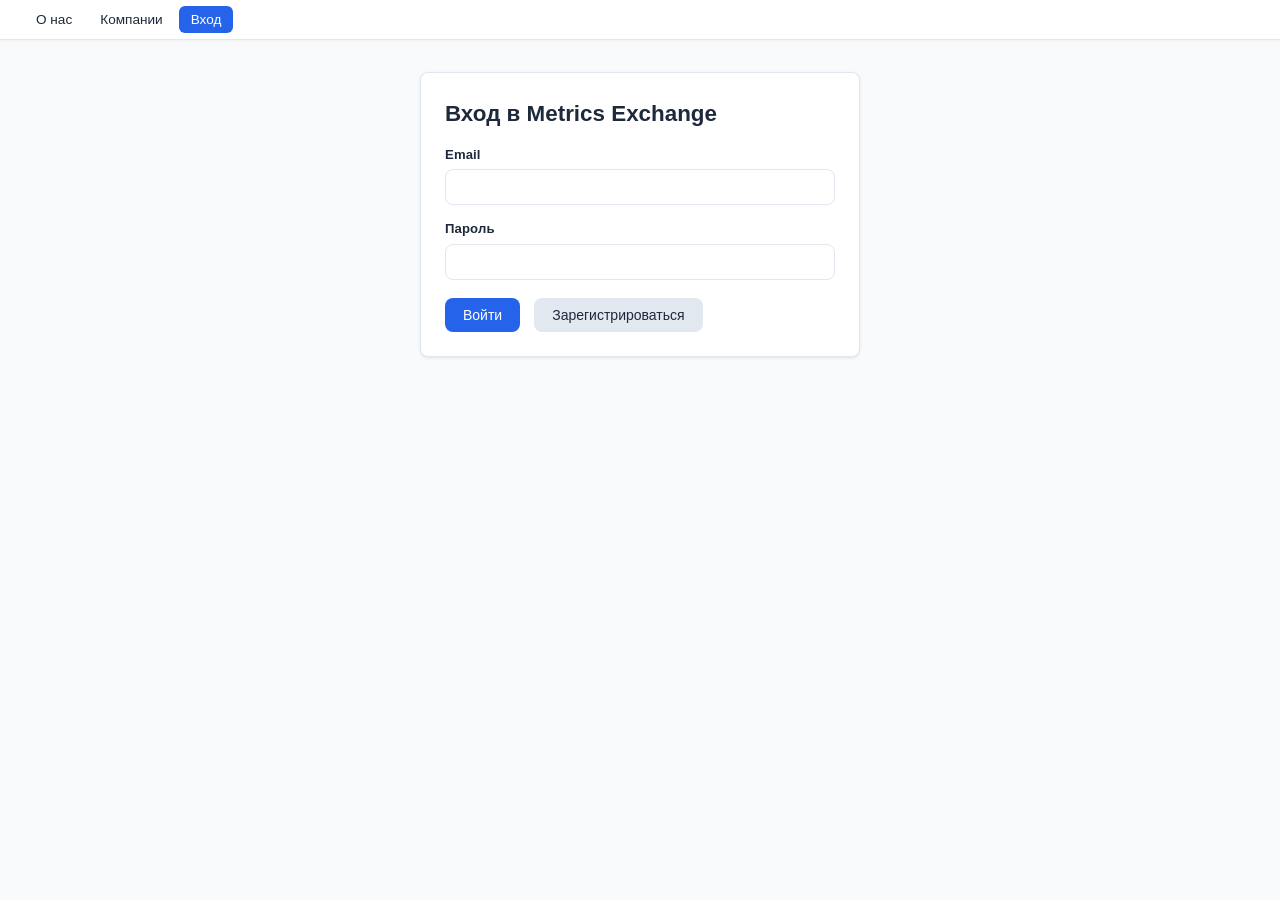
<file: frontend/pages/superuser.html>
<!DOCTYPE html>
<html lang="ru">
<head>
  <meta charset="UTF-8" />
  <meta name="viewport" content="width=device-width, initial-scale=1.0" />
  <title>Суперпользователь — Metrics Exchange</title>
  <link rel="stylesheet" href="../css/style.css" />
</head>
<body>

<nav class="top-nav">
  <button class="top-nav-btn" data-tab="about">О нас</button>
  <button class="top-nav-btn" data-tab="companies">Компании</button>
  <button class="top-nav-btn" data-tab="register">Регистрация компании</button>
  <button class="top-nav-btn" data-tab="alliances">Альянсы</button>
  <button class="top-nav-btn active" data-tab="users">Управление пользователями</button>
  <a href="../index.html" class="top-nav-home">На главную</a>
</nav>

<main class="container">

  <!-- О нас -->
  <div class="tab-panel" id="tab-about">
    <div class="card about-page">
      <h2>Metrics Exchange</h2>
      <p>Metrics Exchange — система межсервисного обмена пользовательскими метриками. Она позволяет пользователю переносить накопленный цифровой профиль (рейтинг, статус, достижения в программе лояльности) между сервисами экосистемы, а сервисам — преодолевать «холодный старт» во взаимодействии с новым клиентом и работать с ним персонализированно с первой секунды.</p>
      <h3>Что получает пользователь</h3>
      <ul>
        <li><strong>Перенос репутации.</strong> Рейтинг и статус, накопленные в одном сервисе, становятся основанием для привилегий в другом — без необходимости начинать с нуля.</li>
        <li><strong>Релевантные предложения сразу.</strong> Новый сервис видит предпочтения пользователя и формирует персональные подборки, минуя длительный период обучения рекомендаций.</li>
        <li><strong>Меньше проверок и форм.</strong> Подтверждённый рейтинг из партнёрского сервиса заменяет часть процедур верификации при регистрации.</li>
      </ul>
      <h3>Что получает бизнес</h3>
      <ul>
        <li><strong>Преодоление холодного старта.</strong> Новый клиент приходит с цифровым профилем — сегментация, скоринг и рекомендации работают с первой секунды, а не с задержкой в недели.</li>
        <li><strong>Снижение рисков.</strong> Подтверждённый рейтинг из сервисов-партнёров служит объективным сигналом благонадёжности и снижает риски мошенничества, нецелевого использования ресурсов и порчи имущества.</li>
        <li><strong>Сокращение операционных издержек.</strong> Вместо дублирования собственных скоринговых процедур и долгого накопления статистики используется готовый, проверенный профиль пользователя.</li>
        <li><strong>Новые каналы привлечения.</strong> Доверительные альянсы с неконкурирующими сервисами смежной аудитории становятся источником лояльных клиентов с низкой стоимостью привлечения.</li>
        <li><strong>Дополнительные источники дохода.</strong> Монетизация запросов верификации, комиссии за конверсию, плата за API-доступ к репутационным профилям пользователей.</li>
      </ul>
      <h3>Какие проблемы решаются</h3>
      <ul>
        <li>Финансовые и репутационные риски при работе с пользователями без истории — мошенничество, нецелевое использование ресурсов, конфликты в сообществе.</li>
        <li>Операционные издержки на верификацию и проверку каждого нового клиента собственными силами.</li>
        <li>Длительный период обучения рекомендательных алгоритмов и отток пользователей из-за нерелевантного первого впечатления.</li>
        <li>Высокая стоимость привлечения клиентов через традиционные рекламные каналы.</li>
        <li>Потеря пользователем накопленной репутации при переходе между сервисами.</li>
      </ul>
      <h3>Регуляторный контекст</h3>
      <p>Платформа спроектирована с учётом Digital Markets Act (DMA) ЕС, требующего от крупных платформ-привратников переносимости пользовательских данных и интероперабельности сервисов. Это открывает малым и средним компаниям возможность расширять клиентскую базу за счёт доверительных интеграций с другими участниками экосистемы.</p>
    </div>
  </div>

  <!-- Компании -->
  <div class="tab-panel" id="tab-companies">
    <div class="card">
      <h2 class="card-title">Компании</h2>
      <div class="toolbar">
        <input type="text" id="companyNameFilter" class="form-control" placeholder="Поиск по названию..." style="max-width: 240px;" />
        <input type="number" id="companyIdFilter" class="form-control" placeholder="ID компании" style="max-width: 140px;" />
        <button id="companiesSearchBtn" class="btn btn-primary btn-sm">Найти</button>
        <button id="companiesResetBtn" class="btn btn-secondary btn-sm">Сбросить</button>
        <span class="toolbar-spacer"></span>
        <span id="companiesCountInfo" class="page-info"></span>
      </div>
      <div id="companiesContent"><div class="loading">Загрузка...</div></div>
      <div class="pagination" id="companiesPagination"></div>
    </div>
  </div>

  <!-- Регистрация компании -->
  <div class="tab-panel" id="tab-register">
    <div class="card">
      <h2 class="card-title">Создание компании</h2>
      <form id="createCompanyForm" novalidate>
        <div class="form-grid">
          <div class="form-group">
            <label class="form-label" for="companyName">Название *</label>
            <input type="text" id="companyName" class="form-control" required />
          </div>
          <div class="form-group">
            <label class="form-label" for="companyImportTopic">Топик импорта профилей</label>
            <input type="text" id="companyImportTopic" class="form-control" />
          </div>
          <div class="form-group full-width">
            <label class="form-label" for="companyDescription">Описание</label>
            <textarea id="companyDescription" class="form-control" rows="2"></textarea>
          </div>
          <div class="form-group full-width">
            <label class="form-label" for="companyExportUrl">URL экспорта портфолио</label>
            <input type="text" id="companyExportUrl" class="form-control" />
          </div>
          <div class="form-group full-width">
            <label class="cb-label">
              <input type="checkbox" id="companySuppExchange" />
              Поддерживает перенос профилей пользователей
            </label>
          </div>
        </div>
        <div class="form-actions">
          <button type="submit" id="submitCompanyBtn" class="btn btn-primary">Создать компанию</button>
          <div id="createCompanyAlert"></div>
        </div>
      </form>
    </div>

    <div class="card">
      <h2 class="card-title">Создание представителя компании</h2>
      <form id="createAgentForm" novalidate>
        <div class="form-grid">
          <div class="form-group">
            <label class="form-label" for="agentEmail">Email *</label>
            <input type="email" id="agentEmail" class="form-control" required />
          </div>
          <div class="form-group">
            <label class="form-label" for="agentPassword">Пароль *</label>
            <input type="password" id="agentPassword" class="form-control" required />
            <span class="hint">Будет использован backend позже</span>
          </div>
          <div class="form-group">
            <label class="form-label" for="agentCompanyId">ID компании *</label>
            <input type="number" id="agentCompanyId" class="form-control" required />
          </div>
        </div>
        <div class="form-actions">
          <button type="submit" id="submitAgentBtn" class="btn btn-primary">Создать представителя</button>
          <div id="createAgentAlert"></div>
        </div>
      </form>
    </div>
  </div>

  <!-- Альянсы -->
  <div class="tab-panel" id="tab-alliances">
    <div class="card">
      <div class="toolbar" style="margin-bottom: 0;">
        <h2 class="card-title" style="margin: 0;">Создание альянса</h2>
        <span class="toolbar-spacer"></span>
        <button id="toggleAllianceFormBtn" type="button" class="btn btn-primary btn-sm">➕ Создать альянс</button>
      </div>
      <form id="createAllianceForm" class="hidden" novalidate style="margin-top: 18px;">
        <div class="form-grid">
          <div class="form-group">
            <label class="form-label" for="allianceName">Название *</label>
            <input type="text" id="allianceName" class="form-control" required />
          </div>
          <div class="form-group full-width">
            <label class="form-label" for="allianceDescription">Описание</label>
            <textarea id="allianceDescription" class="form-control" rows="2"></textarea>
          </div>
        </div>
        <div class="form-actions">
          <button type="submit" id="submitAllianceBtn" class="btn btn-primary">Создать альянс</button>
          <div id="createAllianceAlert"></div>
        </div>
      </form>
    </div>

    <div class="card">
      <div class="toolbar">
        <input type="text" id="allianceNameFilter" class="form-control" placeholder="Поиск по названию..." style="max-width: 240px;" />
        <input type="number" id="allianceIdFilter" class="form-control" placeholder="ID альянса" style="max-width: 140px;" />
        <button id="alliancesSearchBtn" class="btn btn-primary btn-sm">Найти</button>
        <button id="alliancesResetBtn"  class="btn btn-secondary btn-sm">Сбросить</button>
        <span class="toolbar-spacer"></span>
        <span id="alliancesCountInfo" class="page-info"></span>
      </div>
      <div id="alliancesContent"><div class="loading">Загрузка альянсов...</div></div>
      <div class="pagination" id="alliancesPagination"></div>
    </div>
  </div>

  <!-- Управление пользователями -->
  <div class="tab-panel active" id="tab-users">

    <!-- Create user -->
    <div class="card">
      <h2 class="card-title">Создание пользователя</h2>
      <form id="createUserForm" novalidate>
        <div class="form-grid">
          <div class="form-group">
            <label class="form-label" for="userEmail">Email *</label>
            <input type="email" id="userEmail" class="form-control" required />
          </div>
          <div class="form-group">
            <label class="form-label" for="userRole">Роль *</label>
            <select id="userRole" class="form-control" required>
              <option value="">— Выберите роль —</option>
              <option value="CLIENT">Клиент</option>
              <option value="COMPANY_AGENT">Представитель компании</option>
              <option value="COMPANY_ADMIN">Администратор компании</option>
              <option value="ADMIN">Администратор</option>
              <option value="SUPER_USER">Суперпользователь</option>
            </select>
          </div>
          <div class="form-group full-width">
            <label class="form-label" for="userLinkedCompanyId">Привязанная компания</label>
            <select id="userLinkedCompanyId" class="form-control">
              <option value="">— Не привязывать —</option>
            </select>
            <span class="hint">Необязательно. Компания, к которой относится пользователь</span>
          </div>
        </div>
        <div class="form-actions">
          <button type="submit" id="submitUserBtn" class="btn btn-primary">Создать пользователя</button>
          <div id="createUserAlert"></div>
        </div>
      </form>
    </div>

    <!-- Users list filters + sort -->
    <div class="card">
      <h2 class="card-title">Список пользователей</h2>
      <div class="toolbar">
        <input type="number" id="filterUserId" class="form-control" placeholder="ID пользователя" style="max-width: 160px;" />
        <input type="text" id="filterEmailSubstr" class="form-control" placeholder="Email содержит..." style="max-width: 220px;" />
        <input type="number" id="filterLinkedCompanyId" class="form-control" placeholder="ID компании" style="max-width: 150px;" />
        <select id="filterRole" class="form-control" style="width: auto;">
          <option value="">— Любая роль —</option>
          <option value="CLIENT">Клиент</option>
          <option value="COMPANY_AGENT">Представитель компании</option>
          <option value="COMPANY_ADMIN">Администратор компании</option>
          <option value="ADMIN">Администратор</option>
          <option value="SUPER_USER">Суперпользователь</option>
        </select>
      </div>
      <div style="margin: 8px 0 4px;">
        <label class="form-label">Сортировка (применяется в порядке сверху вниз):</label>
        <div id="sortRows"></div>
        <button id="addSortBtn" type="button" class="btn btn-secondary btn-sm">+ Добавить сортировку</button>
      </div>
      <div class="toolbar">
        <button id="usersApplyBtn" class="btn btn-primary btn-sm">Применить</button>
        <button id="usersResetBtn" class="btn btn-secondary btn-sm">Сбросить</button>
        <span class="toolbar-spacer"></span>
        <span id="usersCountInfo" class="page-info"></span>
      </div>
      <div id="usersContent"><div class="loading">Загрузка пользователей...</div></div>
      <div class="pagination" id="usersPagination"></div>
    </div>
  </div>

</main>

<!-- Модалка с данными созданного пользователя (id + email + linkedCompanyId + сгенерированный пароль) -->
<div class="modal-overlay" id="createdUserModal" role="dialog" aria-modal="true">
  <div class="modal">
    <div class="modal-header">
      <h3 class="modal-title">Пользователь создан</h3>
      <button class="modal-close" data-close="createdUserModal" aria-label="Закрыть">×</button>
    </div>
    <div id="createdUserContent"></div>
    <div class="form-actions" style="justify-content: flex-end; margin-top: 10px;">
      <button class="btn btn-primary" data-close="createdUserModal">Закрыть</button>
    </div>
  </div>
</div>

<script src="../js/auth.js"></script>
<script src="../js/api.js"></script>
<script>
  var state = {
    /* Карта компаний для выпадающего списка в форме создания */
    companiesMap: {},

    /* Пользователи */
    usersPage: 0, usersTotalPages: 0, usersTotalElements: 0, usersPageSize: 10,
    usersFilter: {}, usersSortSpecifiers: []
  };
  var companiesState = { page: 0, totalPages: 0, totalElements: 0, pageSize: 10, nameFilter: '', idFilter: '' };
  var alliancesState = { page: 0, totalPages: 0, totalElements: 0, pageSize: 10, nameFilter: '', idFilter: '' };

  var SORT_FIELDS = [['CREATED_AT', 'Дата создания'], ['EMAIL', 'Email'], ['ROLE', 'Роль']];
  var ROLE_LABELS = {
    CLIENT: 'Клиент', COMPANY_AGENT: 'Представитель компании',
    COMPANY_ADMIN: 'Администратор компании', ADMIN: 'Администратор', SUPER_USER: 'Суперпользователь'
  };

  function esc(str) {
    if (str === null || str === undefined) return '';
    return String(str).replace(/&/g,'&amp;').replace(/</g,'&lt;').replace(/>/g,'&gt;').replace(/"/g,'&quot;');
  }
  function formatDate(iso) {
    if (!iso) return '—';
    var d = new Date(iso);
    if (isNaN(d.getTime())) return esc(iso);
    return esc(d.toLocaleString('ru-RU'));
  }
  function roleLabel(role) {
    if (!role) return '—';
    return ROLE_LABELS[role] ? esc(ROLE_LABELS[role]) : esc(role);
  }
  function showAlert(containerId, message, type) {
    var el = document.getElementById(containerId);
    if (!el) return;
    if (!message) { el.innerHTML = ''; return; }
    el.innerHTML = '<div class="alert alert-' + type + '">' + message + '</div>';
  }
  function renderPagination(containerId, currentPage, totalPages, handlerName) {
    var el = document.getElementById(containerId);
    if (!el) return;
    if (totalPages <= 1) { el.innerHTML = ''; return; }
    var prevDisabled = currentPage === 0 ? 'disabled' : '';
    var nextDisabled = currentPage >= totalPages - 1 ? 'disabled' : '';
    el.innerHTML =
      '<button class="btn btn-secondary btn-sm" ' + prevDisabled +
        ' onclick="' + handlerName + '(' + (currentPage - 1) + ')">← Назад</button>' +
      '<span class="page-info">Страница ' + (currentPage + 1) + ' из ' + totalPages + '</span>' +
      '<button class="btn btn-secondary btn-sm" ' + nextDisabled +
        ' onclick="' + handlerName + '(' + (currentPage + 1) + ')">Вперёд →</button>';
  }

  /* ===== Компании (общая форма) ===== */
  function loadCompanies(page) {
    if (page === undefined) page = 0;
    companiesState.page = page;
    document.getElementById('companiesContent').innerHTML = '<div class="loading">Загрузка...</div>';
    document.getElementById('companiesPagination').innerHTML = '';
    Api.getCompanies({
      pageNumber: page, pageSize: companiesState.pageSize,
      nameFilter: companiesState.nameFilter, companyId: companiesState.idFilter
    })
    .then(function (response) {
      var companies = (response && response.data) ? response.data : [];
      companiesState.totalPages    = response.totalPages    || 0;
      companiesState.totalElements = response.totalElements || 0;
      document.getElementById('companiesCountInfo').textContent = 'Найдено: ' + companiesState.totalElements;
      if (companies.length === 0) {
        document.getElementById('companiesContent').innerHTML =
          '<div class="empty-state"><div class="empty-state-icon">🏢</div><p>Компании не найдены</p></div>';
        return;
      }
      var rows = companies.map(function (c) {
        return '<tr><td style="width:80px;color:var(--text-muted)">' + esc(c.id) + '</td>' +
          '<td><strong>' + esc(c.name || '—') + '</strong></td>' +
          '<td>' + esc(c.description || '—') + '</td></tr>';
      }).join('');
      document.getElementById('companiesContent').innerHTML =
        '<div class="table-wrapper"><table>' +
          '<thead><tr><th>ID</th><th>Название</th><th>Описание</th></tr></thead>' +
          '<tbody>' + rows + '</tbody></table></div>';
      renderPagination('companiesPagination', companiesState.page, companiesState.totalPages, 'loadCompanies');
    })
    .catch(function (err) {
      document.getElementById('companiesContent').innerHTML =
        '<div class="alert alert-error">Ошибка загрузки: ' + esc(err.message) + '</div>';
    });
  }
  document.getElementById('companiesSearchBtn').addEventListener('click', function () {
    companiesState.nameFilter = document.getElementById('companyNameFilter').value.trim();
    companiesState.idFilter   = document.getElementById('companyIdFilter').value.trim();
    loadCompanies(0);
  });
  document.getElementById('companiesResetBtn').addEventListener('click', function () {
    document.getElementById('companyNameFilter').value = '';
    document.getElementById('companyIdFilter').value   = '';
    companiesState.nameFilter = ''; companiesState.idFilter = '';
    loadCompanies(0);
  });

  /* ===== Регистрация компании ===== */
  document.getElementById('createCompanyForm').addEventListener('submit', function (e) {
    e.preventDefault();
    var btn  = document.getElementById('submitCompanyBtn');
    var name = document.getElementById('companyName').value.trim();
    showAlert('createCompanyAlert', '', 'success');
    if (!name) { showAlert('createCompanyAlert', 'Укажите название компании.', 'error'); return; }
    btn.disabled = true; btn.textContent = 'Создание...';
    Api.createCompany({
      name: name,
      description: document.getElementById('companyDescription').value.trim(),
      suppUserProfileExchange: document.getElementById('companySuppExchange').checked,
      userProfileImportTopicName: document.getElementById('companyImportTopic').value.trim(),
      triggerUrlForExportUserPortfolio: document.getElementById('companyExportUrl').value.trim()
    })
    .then(function (company) {
      showAlert('createCompanyAlert',
        '✓ Компания создана. <strong>ID компании: ' + esc(company.id) + '</strong>', 'success');
      document.getElementById('createCompanyForm').reset();
    })
    .catch(function (err) { showAlert('createCompanyAlert', 'Ошибка: ' + esc(err.message), 'error'); })
    .finally(function () { btn.disabled = false; btn.textContent = 'Создать компанию'; });
  });

  document.getElementById('createAgentForm').addEventListener('submit', function (e) {
    e.preventDefault();
    var btn       = document.getElementById('submitAgentBtn');
    var email     = document.getElementById('agentEmail').value.trim();
    var password  = document.getElementById('agentPassword').value;
    var companyId = document.getElementById('agentCompanyId').value.trim();
    showAlert('createAgentAlert', '', 'success');
    if (!email)     { showAlert('createAgentAlert', 'Укажите email.', 'error'); return; }
    if (!password)  { showAlert('createAgentAlert', 'Укажите пароль.', 'error'); return; }
    if (!companyId) { showAlert('createAgentAlert', 'Укажите ID компании.', 'error'); return; }
    btn.disabled = true; btn.textContent = 'Создание...';
    Api.createUser({ email: email, password: password, role: 'COMPANY_AGENT', linkedCompanyId: Number(companyId) })
      .then(function (user) {
        showAlert('createAgentAlert',
          '✓ Представитель <strong>#' + esc(user.id) + '</strong> (' + esc(user.email) + ') создан!', 'success');
        document.getElementById('createAgentForm').reset();
      })
      .catch(function (err) { showAlert('createAgentAlert', 'Ошибка: ' + esc(err.message), 'error'); })
      .finally(function () { btn.disabled = false; btn.textContent = 'Создать представителя'; });
  });

  /* ===== Альянсы ===== */
  document.getElementById('createAllianceForm').addEventListener('submit', function (e) {
    e.preventDefault();
    var btn  = document.getElementById('submitAllianceBtn');
    var name = document.getElementById('allianceName').value.trim();
    showAlert('createAllianceAlert', '', 'success');
    if (!name) { showAlert('createAllianceAlert', 'Укажите название альянса.', 'error'); return; }
    btn.disabled = true; btn.textContent = 'Создание...';
    Api.createAlliance({ name: name, description: document.getElementById('allianceDescription').value.trim() })
      .then(function (alliance) {
        showAlert('createAllianceAlert', '✓ Альянс <strong>#' + esc(alliance.id) + '</strong> создан!', 'success');
        document.getElementById('createAllianceForm').reset();
        loadAlliances(0);
      })
      .catch(function (err) { showAlert('createAllianceAlert', 'Ошибка: ' + esc(err.message), 'error'); })
      .finally(function () { btn.disabled = false; btn.textContent = 'Создать альянс'; });
  });

  function loadAlliances(page) {
    if (page === undefined) page = 0;
    alliancesState.page = page;
    document.getElementById('alliancesContent').innerHTML = '<div class="loading">Загрузка...</div>';
    document.getElementById('alliancesPagination').innerHTML = '';
    Api.getAlliances({
      pageNumber: page, pageSize: alliancesState.pageSize,
      nameFilter: alliancesState.nameFilter, allianceId: alliancesState.idFilter
    })
    .then(function (response) {
      var alliances = (response && response.data) ? response.data : [];
      alliancesState.totalPages    = response.totalPages    || 0;
      alliancesState.totalElements = response.totalElements || 0;
      document.getElementById('alliancesCountInfo').textContent = 'Найдено: ' + alliancesState.totalElements;
      if (alliances.length === 0) {
        document.getElementById('alliancesContent').innerHTML =
          '<div class="empty-state"><div class="empty-state-icon">🤝</div><p>Альянсы не найдены</p></div>';
        return;
      }
      var rows = alliances.map(function (a) {
        return '<tr class="clickable" onclick="openAlliancePage(' + a.id + ')">' +
          '<td style="width:80px;color:var(--text-muted)">' + esc(a.id) + '</td>' +
          '<td><strong>' + esc(a.name || '—') + '</strong></td>' +
          '<td>' + esc(a.description || '—') + '</td></tr>';
      }).join('');
      document.getElementById('alliancesContent').innerHTML =
        '<div class="table-wrapper"><table>' +
          '<thead><tr><th>ID</th><th>Название</th><th>Описание</th></tr></thead>' +
          '<tbody>' + rows + '</tbody></table></div>';
      renderPagination('alliancesPagination', alliancesState.page, alliancesState.totalPages, 'loadAlliances');
    })
    .catch(function (err) {
      document.getElementById('alliancesContent').innerHTML =
        '<div class="alert alert-error">Ошибка загрузки альянсов: ' + esc(err.message) + '</div>';
    });
  }
  document.getElementById('alliancesSearchBtn').addEventListener('click', function () {
    alliancesState.nameFilter = document.getElementById('allianceNameFilter').value.trim();
    alliancesState.idFilter   = document.getElementById('allianceIdFilter').value.trim();
    loadAlliances(0);
  });
  document.getElementById('alliancesResetBtn').addEventListener('click', function () {
    document.getElementById('allianceNameFilter').value = '';
    document.getElementById('allianceIdFilter').value   = '';
    alliancesState.nameFilter = ''; alliancesState.idFilter = '';
    loadAlliances(0);
  });
  document.getElementById('toggleAllianceFormBtn').addEventListener('click', function () {
    document.getElementById('createAllianceForm').classList.toggle('hidden');
  });
  function openAlliancePage(id) { window.open('alliance.html?id=' + encodeURIComponent(id), '_blank'); }

  /* ===== Управление пользователями: выпадающий список компаний для linkedCompanyId ===== */
  function loadCompaniesForLink() {
    Api.getCompaniesIdNameSummary()
      .then(function (response) {
        var companies = Array.isArray(response) ? response : [];
        companies.forEach(function (c) { state.companiesMap[c.id] = c.name; });
        var optionsHtml = '<option value="">— Не привязывать —</option>' +
          companies.map(function (c) {
            return '<option value="' + c.id + '">' + esc(c.name) + '</option>';
          }).join('');
        document.getElementById('userLinkedCompanyId').innerHTML = optionsHtml;
      })
      .catch(function () {
        document.getElementById('userLinkedCompanyId').innerHTML =
          '<option value="">— Ошибка загрузки компаний —</option>';
      });
  }

  /* ===== Создание пользователя ===== */
  document.getElementById('createUserForm').addEventListener('submit', function (e) {
    e.preventDefault();
    var btn       = document.getElementById('submitUserBtn');
    var email     = document.getElementById('userEmail').value.trim();
    var role      = document.getElementById('userRole').value;
    var companyId = document.getElementById('userLinkedCompanyId').value;
    showAlert('createUserAlert', '', 'success');
    if (!email) { showAlert('createUserAlert', 'Укажите email.', 'error'); return; }
    if (!role)  { showAlert('createUserAlert', 'Выберите роль.', 'error'); return; }
    var payload = { email: email, role: role };
    if (companyId) payload.linkedCompanyId = Number(companyId);
    btn.disabled = true; btn.textContent = 'Создание...';
    Api.createUser(payload)
      .then(function (result) {
        showCreatedUserModal(result);
        document.getElementById('createUserForm').reset();
        loadUsers(0);
      })
      .catch(function (err) { showAlert('createUserAlert', 'Ошибка: ' + esc(err.message), 'error'); })
      .finally(function () { btn.disabled = false; btn.textContent = 'Создать пользователя'; });
  });

  /** Показывает модалку с данными созданного пользователя (id + email + linkedCompanyId + пароль). */
  function showCreatedUserModal(user) {
    document.getElementById('createdUserContent').innerHTML =
      '<div class="alert alert-success" style="margin-bottom: 16px;">' +
        '✓ Пользователь успешно создан.' +
      '</div>' +
      '<div class="detail-grid">' +
        '<div class="detail-item">' +
          '<div class="detail-label">ID пользователя</div>' +
          '<div class="detail-value"><strong>#' + esc(user.id) + '</strong></div>' +
        '</div>' +
        '<div class="detail-item">' +
          '<div class="detail-label">ID компании</div>' +
          '<div class="detail-value">' + (user.linkedCompanyId ? '<strong>#' + esc(user.linkedCompanyId) + '</strong>' : '—') + '</div>' +
        '</div>' +
        '<div class="detail-item span-2">' +
          '<div class="detail-label">Email</div>' +
          '<div class="detail-value">' + esc(user.email || '—') + '</div>' +
        '</div>' +
        '<div class="detail-item span-2">' +
          '<div class="detail-label">Пароль</div>' +
          '<div class="detail-value"><code style="font-size:1rem;background:#f1f5f9;padding:4px 8px;border-radius:4px;">' +
            esc(user.password || '—') + '</code></div>' +
        '</div>' +
      '</div>' +
      '<p class="hint" style="margin-top:14px;">' +
        'Сохраните пароль — повторно его получить нельзя.' +
      '</p>';
    document.getElementById('createdUserModal').classList.add('open');
  }

  /* ===== Список пользователей ===== */
  function loadUsers(page) {
    if (page === undefined) page = 0;
    state.usersPage = page;
    document.getElementById('usersContent').innerHTML = '<div class="loading">Загрузка...</div>';
    document.getElementById('usersPagination').innerHTML = '';
    Api.getUsers({
      pageNumber: page, pageSize: state.usersPageSize,
      userFilter: Object.keys(state.usersFilter).length ? state.usersFilter : undefined,
      sortSpecifiers: state.usersSortSpecifiers
    })
    .then(function (response) {
      var users = (response && response.data) ? response.data : [];
      state.usersTotalPages    = response.totalPages    || 0;
      state.usersTotalElements = response.totalElements || 0;
      document.getElementById('usersCountInfo').textContent = 'Найдено: ' + state.usersTotalElements;
      if (users.length === 0) {
        document.getElementById('usersContent').innerHTML =
          '<div class="empty-state"><div class="empty-state-icon">👥</div><p>Пользователи не найдены</p></div>';
        return;
      }
      var rows = users.map(function (u) {
        return '<tr><td style="width:80px;color:var(--text-muted)">' + esc(u.id) + '</td>' +
          '<td><strong>' + esc(u.email || '—') + '</strong></td>' +
          '<td>' + roleLabel(u.role) + '</td>' +
          '<td>' + (u.linkedCompanyId ? esc(u.linkedCompanyId) : '—') + '</td>' +
          '<td style="color:var(--text-muted)">' + formatDate(u.createdAt) + '</td></tr>';
      }).join('');
      document.getElementById('usersContent').innerHTML =
        '<div class="table-wrapper"><table>' +
          '<thead><tr><th>ID</th><th>Email</th><th>Роль</th><th>Id компании</th><th>Дата создания</th></tr></thead>' +
          '<tbody>' + rows + '</tbody></table></div>';
      renderPagination('usersPagination', state.usersPage, state.usersTotalPages, 'loadUsers');
    })
    .catch(function (err) {
      document.getElementById('usersContent').innerHTML =
        '<div class="alert alert-error">Ошибка загрузки пользователей: ' + esc(err.message) + '</div>';
    });
  }

  function addSortRow(field, order) {
    var fieldOptions = SORT_FIELDS.map(function (f) {
      var sel = (f[0] === field) ? ' selected' : '';
      return '<option value="' + f[0] + '"' + sel + '>' + f[1] + '</option>';
    }).join('');
    var row = document.createElement('div');
    row.className = 'toolbar sort-row';
    row.style.marginBottom = '8px';
    row.innerHTML =
      '<select class="sort-field form-control" style="width:auto;">' + fieldOptions + '</select>' +
      '<select class="sort-order form-control" style="width:auto;">' +
        '<option value="ASC"' + (order === 'DESC' ? '' : ' selected') + '>По возрастанию</option>' +
        '<option value="DESC"' + (order === 'DESC' ? ' selected' : '') + '>По убыванию</option>' +
      '</select>' +
      '<button type="button" class="btn-trash" title="Удалить сортировку">🗑</button>';
    row.querySelector('.btn-trash').addEventListener('click', function () { row.parentNode.removeChild(row); });
    document.getElementById('sortRows').appendChild(row);
  }
  function collectSortSpecifiers() {
    var specs = [];
    document.querySelectorAll('#sortRows .sort-row').forEach(function (row) {
      var field = row.querySelector('.sort-field').value;
      var order = row.querySelector('.sort-order').value;
      if (field) specs.push({ sortBy: field, sortOrder: order });
    });
    return specs;
  }
  function collectUserFilter() {
    var f = {};
    var userId          = document.getElementById('filterUserId').value.trim();
    var emailSubstr     = document.getElementById('filterEmailSubstr').value.trim();
    var linkedCompanyId = document.getElementById('filterLinkedCompanyId').value.trim();
    var role            = document.getElementById('filterRole').value;
    if (userId)          f.userId          = Number(userId);
    if (emailSubstr)     f.userEmailSubstr = emailSubstr;
    if (linkedCompanyId) f.linkedCompanyId = Number(linkedCompanyId);
    if (role)            f.userRole        = role;
    return f;
  }

  document.getElementById('addSortBtn').addEventListener('click', function () { addSortRow('CREATED_AT', 'DESC'); });
  document.getElementById('usersApplyBtn').addEventListener('click', function () {
    state.usersFilter         = collectUserFilter();
    state.usersSortSpecifiers = collectSortSpecifiers();
    loadUsers(0);
  });
  document.getElementById('usersResetBtn').addEventListener('click', function () {
    document.getElementById('filterUserId').value          = '';
    document.getElementById('filterEmailSubstr').value      = '';
    document.getElementById('filterLinkedCompanyId').value  = '';
    document.getElementById('filterRole').value             = '';
    document.getElementById('sortRows').innerHTML           = '';
    state.usersFilter = {}; state.usersSortSpecifiers = [];
    loadUsers(0);
  });

  /* ===== Tab switching (top-nav) ===== */
  document.querySelectorAll('.top-nav-btn').forEach(function (btn) {
    btn.addEventListener('click', function () {
      document.querySelectorAll('.top-nav-btn').forEach(function (b) { b.classList.remove('active'); });
      btn.classList.add('active');
      document.querySelectorAll('.tab-panel').forEach(function (p) { p.classList.remove('active'); });
      var panel = document.getElementById('tab-' + btn.dataset.tab);
      if (panel) panel.classList.add('active');
      if (btn.dataset.tab === 'companies') loadCompanies(0);
      if (btn.dataset.tab === 'alliances') loadAlliances(0);
      if (btn.dataset.tab === 'users')     loadUsers(0);
    });
  });

  /* ===== Закрытие модалок (× / кнопка / overlay / Escape) ===== */
  document.querySelectorAll('[data-close]').forEach(function (el) {
    el.addEventListener('click', function () {
      var m = document.getElementById(el.dataset.close);
      if (m) m.classList.remove('open');
    });
  });
  document.querySelectorAll('.modal-overlay').forEach(function (overlay) {
    overlay.addEventListener('click', function (e) {
      if (e.target === overlay) overlay.classList.remove('open');
    });
  });
  document.addEventListener('keydown', function (e) {
    if (e.key === 'Escape') {
      document.querySelectorAll('.modal-overlay.open').forEach(function (m) { m.classList.remove('open'); });
    }
  });

  /* ===== Init ===== */
  loadCompaniesForLink();   /* для выпадающего списка в форме создания пользователя */
  loadUsers(0);             /* вкладка "Управление пользователями" активна по умолчанию */
</script>

</body>
</html>
</file>
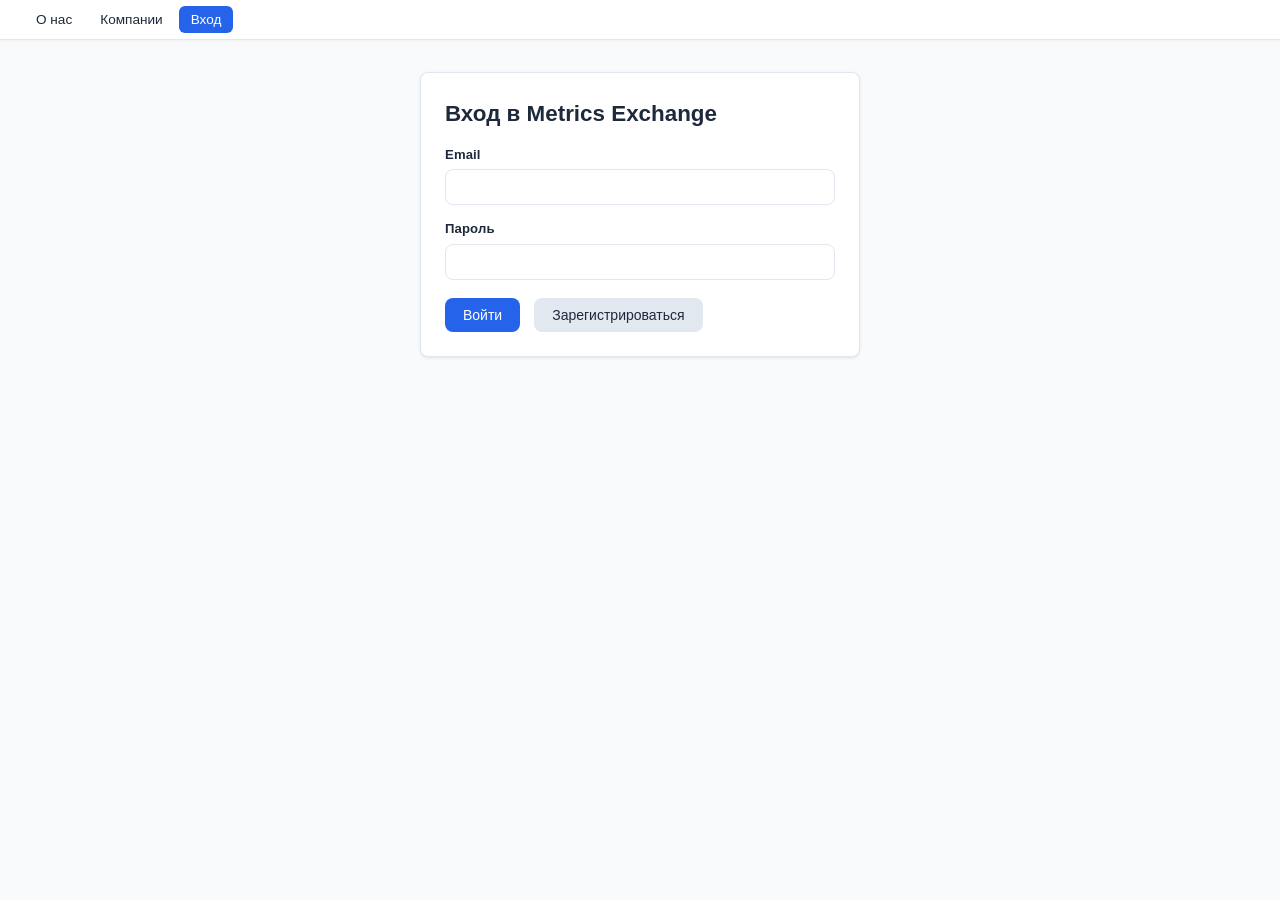
<file: frontend/pages/user.html>
<!DOCTYPE html>
<html lang="ru">
<head>
  <meta charset="UTF-8" />
  <meta name="viewport" content="width=device-width, initial-scale=1.0" />
  <title>Страница пользователя — Metrics Exchange</title>
  <link rel="stylesheet" href="../css/style.css" />
</head>
<body>

<!-- ============================================================
     Top navigation
     ============================================================ -->
<nav class="top-nav">
  <button class="top-nav-btn" data-tab="about">О нас</button>
  <button class="top-nav-btn" data-tab="companies">Компании</button>
  <button class="top-nav-btn active" data-tab="create-request">Создание заявки</button>
  <button class="top-nav-btn" data-tab="transfers">Мои заявки</button>
  <a href="../index.html" class="top-nav-home">На главную</a>
</nav>

<!-- ============================================================
     Main Content
     ============================================================ -->
<main class="container">

  <!-- О нас -->
  <div class="tab-panel" id="tab-about">
    <div class="card about-page">
      <h2>Metrics Exchange</h2>
      <p>Metrics Exchange — система межсервисного обмена пользовательскими метриками. Она позволяет пользователю переносить накопленный цифровой профиль (рейтинг, статус, достижения в программе лояльности) между сервисами экосистемы, а сервисам — преодолевать «холодный старт» во взаимодействии с новым клиентом и работать с ним персонализированно с первой секунды.</p>
      <h3>Что получает пользователь</h3>
      <ul>
        <li><strong>Перенос репутации.</strong> Рейтинг и статус, накопленные в одном сервисе, становятся основанием для привилегий в другом — без необходимости начинать с нуля.</li>
        <li><strong>Релевантные предложения сразу.</strong> Новый сервис видит предпочтения пользователя и формирует персональные подборки, минуя длительный период обучения рекомендаций.</li>
        <li><strong>Меньше проверок и форм.</strong> Подтверждённый рейтинг из партнёрского сервиса заменяет часть процедур верификации при регистрации.</li>
      </ul>
      <h3>Что получает бизнес</h3>
      <ul>
        <li><strong>Преодоление холодного старта.</strong> Новый клиент приходит с цифровым профилем — сегментация, скоринг и рекомендации работают с первой секунды, а не с задержкой в недели.</li>
        <li><strong>Снижение рисков.</strong> Подтверждённый рейтинг из сервисов-партнёров служит объективным сигналом благонадёжности и снижает риски мошенничества, нецелевого использования ресурсов и порчи имущества.</li>
        <li><strong>Сокращение операционных издержек.</strong> Вместо дублирования собственных скоринговых процедур и долгого накопления статистики используется готовый, проверенный профиль пользователя.</li>
        <li><strong>Новые каналы привлечения.</strong> Доверительные альянсы с неконкурирующими сервисами смежной аудитории становятся источником лояльных клиентов с низкой стоимостью привлечения.</li>
        <li><strong>Дополнительные источники дохода.</strong> Монетизация запросов верификации, комиссии за конверсию, плата за API-доступ к репутационным профилям пользователей.</li>
      </ul>
      <h3>Какие проблемы решаются</h3>
      <ul>
        <li>Финансовые и репутационные риски при работе с пользователями без истории — мошенничество, нецелевое использование ресурсов, конфликты в сообществе.</li>
        <li>Операционные издержки на верификацию и проверку каждого нового клиента собственными силами.</li>
        <li>Длительный период обучения рекомендательных алгоритмов и отток пользователей из-за нерелевантного первого впечатления.</li>
        <li>Высокая стоимость привлечения клиентов через традиционные рекламные каналы.</li>
        <li>Потеря пользователем накопленной репутации при переходе между сервисами.</li>
      </ul>
      <h3>Регуляторный контекст</h3>
      <p>Платформа спроектирована с учётом Digital Markets Act (DMA) ЕС, требующего от крупных платформ-привратников переносимости пользовательских данных и интероперабельности сервисов. Это открывает малым и средним компаниям возможность расширять клиентскую базу за счёт доверительных интеграций с другими участниками экосистемы.</p>
    </div>
  </div>

  <!-- ========================
       Tab 1: Create Transfer Request
       ======================== -->
  <div class="tab-panel active" id="tab-create-request">
    <div class="card">
      <h2 class="card-title">Создание заявки на перенос рейтинга профиля</h2>

      <form id="createRequestForm" novalidate>
        <div class="form-grid">

          <div class="form-group">
            <label class="form-label">Компания-источник *</label>
            <button type="button" id="fromCompanyBtn" class="form-control company-select-btn">
              — Выберите компанию —
            </button>
            <input type="hidden" id="fromCompanyId" />
            <span class="hint">Компания, из которой переносится рейтинг</span>
          </div>

          <div class="form-group">
            <label class="form-label">Компания-назначение *</label>
            <button type="button" id="toCompanyBtn" class="form-control company-select-btn">
              — Выберите компанию —
            </button>
            <input type="hidden" id="toCompanyId" />
            <span class="hint">Компания, в которую переносится рейтинг</span>
          </div>

          <div class="form-group">
            <label class="form-label" for="fromProfileId">ID профиля-источника *</label>
            <input type="text" id="fromProfileId" class="form-control"
                   placeholder="Идентификатор профиля в компании-источнике"
                   required />
          </div>

          <div class="form-group">
            <label class="form-label" for="toProfileId">ID профиля-назначения *</label>
            <input type="text" id="toProfileId" class="form-control"
                   placeholder="Идентификатор профиля в компании-назначении"
                   required />
          </div>

          <div class="form-group full-width">
            <label class="form-label" for="transferComment">Комментарий</label>
            <textarea id="transferComment" class="form-control" rows="3"
                      placeholder="Опишите причину или дополнительные сведения..."></textarea>
          </div>

        </div>

        <div class="form-actions">
          <button type="submit" id="submitRequestBtn" class="btn btn-primary">
            Отправить заявку
          </button>
          <div id="createRequestAlert"></div>
        </div>
      </form>
    </div>
  </div>

  <!-- ========================
       Tab 2: Companies List
       ======================== -->
  <div class="tab-panel" id="tab-companies">
    <div class="card">
      <h2 class="card-title">Список компаний</h2>

      <!-- Toolbar: filters -->
      <div class="toolbar">
        <input type="text" id="companyNameFilter" class="form-control"
               placeholder="Поиск по названию..." style="max-width: 240px;" />

        <input type="number" id="companyIdFilter" class="form-control"
               placeholder="ID компании" style="max-width: 140px;" />

        <button id="companiesSearchBtn" class="btn btn-primary btn-sm">Найти</button>
        <button id="companiesResetBtn"  class="btn btn-secondary btn-sm">Сбросить</button>

        <span class="toolbar-spacer"></span>
        <span id="companiesCountInfo" class="page-info"></span>
      </div>

      <!-- Table -->
      <div id="companiesContent">
        <div class="loading">Загрузка компаний...</div>
      </div>

      <!-- Pagination -->
      <div class="pagination" id="companiesPagination"></div>
    </div>
  </div>

  <!-- ========================
       Tab 3: Transfer Requests List
       ======================== -->
  <div class="tab-panel" id="tab-transfers">
    <div class="card">
      <h2 class="card-title">Мои заявки на перенос рейтинга</h2>
      <p class="hint" style="margin-bottom: 16px;">
        Нажмите на строку для просмотра подробностей.
      </p>

      <!-- Table -->
      <div id="transfersContent">
        <div class="loading">Загрузка заявок...</div>
      </div>

      <!-- Pagination -->
      <div class="pagination" id="transfersPagination"></div>
    </div>
  </div>

</main>

<!-- ============================================================
     Modal: Transfer Request Detail
     ============================================================ -->
<div class="modal-overlay" id="transferDetailModal" role="dialog" aria-modal="true">
  <div class="modal">
    <div class="modal-header">
      <h3 class="modal-title" id="modalTitle">Подробная информация о заявке</h3>
      <button class="modal-close" id="closeModalBtn" aria-label="Закрыть">×</button>
    </div>
    <div id="modalContent">
      <div class="loading">Загрузка...</div>
    </div>
  </div>
</div>

<!-- ============================================================
     Modal: Company Picker (для выбора компании в заявке)
     ============================================================ -->
<div class="modal-overlay" id="companyPickerModal" role="dialog" aria-modal="true">
  <div class="modal">
    <div class="modal-header">
      <h3 class="modal-title">Выбор компании</h3>
      <button class="modal-close" id="closePickerBtn" aria-label="Закрыть">×</button>
    </div>
    <div>
      <p class="hint" style="margin-bottom: 12px;">
        Показаны только компании, поддерживающие перенос профиля.
      </p>
      <div class="toolbar">
        <input type="text" id="pickerNameFilter" class="form-control"
               placeholder="Поиск по названию..." style="max-width: 220px;" />
        <input type="number" id="pickerIdFilter" class="form-control"
               placeholder="ID" style="max-width: 120px;" />
        <button id="pickerSearchBtn" class="btn btn-primary btn-sm">Найти</button>
        <button id="pickerResetBtn"  class="btn btn-secondary btn-sm">Сбросить</button>
      </div>
      <div id="pickerList" class="picker-list">
        <div class="loading">Загрузка...</div>
      </div>
    </div>
  </div>
</div>

<!-- ============================================================
     Scripts
     ============================================================ -->
<script src="../js/auth.js"></script>
<script src="../js/api.js"></script>
<script>
  /* ============================================================
     State
     ============================================================ */
  var state = {
    /* Map id → name компаний (наполняется по мере загрузки) */
    companiesMap: {},

    /* Состояние вкладки "Компании" */
    companiesPage:   0,
    companiesTotalPages: 0,
    companiesTotalElements: 0,
    companiesPageSize: 10,
    companiesNameFilter: '',
    companiesIdFilter: '',

    /* Состояние вкладки "Заявки" */
    transfersPage:  0,
    transfersTotalPages: 0,
    transfersPageSize: 10,

    /* Состояние модалки выбора компании (бесконечная подгрузка по 100) */
    picker: {
      target:     null,    /* 'from' | 'to' — какое поле заполняем */
      page:       0,
      pageSize:   100,
      nameFilter: '',
      idFilter:   '',
      hasMore:    true,
      loading:    false
    }
  };

  /* ============================================================
     Utility helpers
     ============================================================ */

  /** Экранирует HTML-спецсимволы для безопасной вставки в innerHTML */
  function esc(str) {
    if (str === null || str === undefined) return '';
    return String(str)
      .replace(/&/g, '&amp;')
      .replace(/</g, '&lt;')
      .replace(/>/g, '&gt;')
      .replace(/"/g, '&quot;');
  }

  /** Возвращает имя компании по id или заглушку */
  function companyName(id) {
    if (!id) return '—';
    return state.companiesMap[id] ? esc(state.companiesMap[id]) : 'Компания #' + id;
  }

  /** Бейдж для поля decision */
  function decisionBadge(decision) {
    if (!decision) return '<span class="badge badge-default">—</span>';
    var map = {
      ACCEPT: ['badge-accept',  'Принята'],
      REJECT: ['badge-reject',  'Отклонена']
    };
    var pair = map[decision] || ['badge-default', esc(decision)];
    return '<span class="badge ' + pair[0] + '">' + pair[1] + '</span>';
  }

  /** Бейдж для поля status */
  function statusBadge(status) {
    if (!status) return '<span class="badge badge-default">—</span>';
    var map = {
      CLOSED:              ['badge-default', 'Закрыта'],
      DECISION_PROCESSING: ['badge-process', 'Обрабатывается']
    };
    var pair = map[status] || ['badge-default', esc(status)];
    return '<span class="badge ' + pair[0] + '">' + pair[1] + '</span>';
  }

  /** Показывает/скрывает inline-алерт */
  function showAlert(containerId, message, type) {
    var el = document.getElementById(containerId);
    if (!message) { el.innerHTML = ''; return; }
    el.innerHTML = '<div class="alert alert-' + type + '">' + message + '</div>';
  }

  /* ============================================================
     Pagination renderer
     Вместо передачи функции передаём строку с именем глобальной
     функции — это позволяет использовать onclick в innerHTML.
     ============================================================ */
  function renderPagination(containerId, currentPage, totalPages, handlerName) {
    var el = document.getElementById(containerId);
    if (!el) return;
    if (totalPages <= 1) { el.innerHTML = ''; return; }

    var prevDisabled = currentPage === 0 ? 'disabled' : '';
    var nextDisabled = currentPage >= totalPages - 1 ? 'disabled' : '';

    el.innerHTML =
      '<button class="btn btn-secondary btn-sm" ' + prevDisabled +
        ' onclick="' + handlerName + '(' + (currentPage - 1) + ')">← Назад</button>' +
      '<span class="page-info">Страница ' + (currentPage + 1) + ' из ' + totalPages + '</span>' +
      '<button class="btn btn-secondary btn-sm" ' + nextDisabled +
        ' onclick="' + handlerName + '(' + (currentPage + 1) + ')">Вперёд →</button>';
  }

  /* ============================================================
     Company Picker modal (выбор компании для заявки)
     Запрашивает компании постранично по 100 шт. и подгружает
     следующую страницу при прокрутке списка вниз.
     Фильтр suppUserProfileExchange=true отправляется всегда —
     пользователь видит только компании с поддержкой переноса профиля.
     ============================================================ */

  /** Открывает модалку выбора компании для указанного поля ('from' | 'to'). */
  function openCompanyPicker(target) {
    state.picker.target     = target;
    state.picker.nameFilter = '';
    state.picker.idFilter   = '';
    document.getElementById('pickerNameFilter').value = '';
    document.getElementById('pickerIdFilter').value   = '';
    document.getElementById('companyPickerModal').classList.add('open');
    loadPickerCompanies(true);
  }

  /** Рендерит и дописывает строки компаний в список модалки. */
  function appendPickerItems(companies) {
    var html = companies.map(function (c) {
      return '<div class="picker-item" onclick="selectCompany(' + c.id + ')">' +
        '<strong>' + esc(c.name || '—') + '</strong> ' +
        '<span class="picker-item-id">#' + esc(c.id) + '</span>' +
      '</div>';
    }).join('');
    document.getElementById('pickerList').insertAdjacentHTML('beforeend', html);
  }

  /**
   * Загружает очередную страницу компаний.
   * @param {boolean} reset - true: начать заново (новые фильтры / открытие).
   */
  function loadPickerCompanies(reset) {
    var p = state.picker;
    if (p.loading) return;
    if (!reset && !p.hasMore) return;

    var listEl = document.getElementById('pickerList');
    if (reset) {
      p.page = 0;
      p.hasMore = true;
      listEl.innerHTML = '';
    }
    p.loading = true;

    var loadingEl = document.createElement('div');
    loadingEl.className = 'loading';
    loadingEl.textContent = 'Загрузка...';
    listEl.appendChild(loadingEl);

    Api.getCompaniesIdNameSummary({
      pageNumber:              p.page,
      pageSize:                p.pageSize,
      nameFilter:              p.nameFilter,
      companyId:               p.idFilter,
      suppUserProfileExchange: true
    })
    .then(function (response) {
      var companies = Array.isArray(response) ? response : [];
      companies.forEach(function (c) { state.companiesMap[c.id] = c.name; });

      if (loadingEl.parentNode) loadingEl.parentNode.removeChild(loadingEl);

      if (p.page === 0 && companies.length === 0) {
        listEl.innerHTML =
          '<div class="empty-state">' +
            '<div class="empty-state-icon">🏢</div>' +
            '<p>Компании не найдены</p>' +
          '</div>';
        p.hasMore = false;
        return;
      }

      appendPickerItems(companies);
      if (companies.length < p.pageSize) p.hasMore = false;
      p.page += 1;
    })
    .catch(function (err) {
      if (loadingEl.parentNode) loadingEl.parentNode.removeChild(loadingEl);
      listEl.insertAdjacentHTML('beforeend',
        '<div class="alert alert-error" style="margin:10px;">Ошибка: ' + esc(err.message) + '</div>');
    })
    .finally(function () { p.loading = false; });
  }

  /** Выбор компании из списка → заполняет поле заявки и закрывает модалку. */
  function selectCompany(id) {
    var target = state.picker.target;
    var name   = state.companiesMap[id] || ('Компания #' + id);
    if (target === 'from') {
      document.getElementById('fromCompanyId').value      = id;
      document.getElementById('fromCompanyBtn').textContent = name;
    } else if (target === 'to') {
      document.getElementById('toCompanyId').value      = id;
      document.getElementById('toCompanyBtn').textContent = name;
    }
    document.getElementById('companyPickerModal').classList.remove('open');
  }

  /* Открытие модалки по кнопкам-селекторам */
  document.getElementById('fromCompanyBtn').addEventListener('click', function () {
    openCompanyPicker('from');
  });
  document.getElementById('toCompanyBtn').addEventListener('click', function () {
    openCompanyPicker('to');
  });

  /* Подгрузка следующей страницы при прокрутке списка вниз */
  document.getElementById('pickerList').addEventListener('scroll', function () {
    if (this.scrollTop + this.clientHeight >= this.scrollHeight - 40) {
      loadPickerCompanies(false);
    }
  });

  /* Фильтры в модалке */
  document.getElementById('pickerSearchBtn').addEventListener('click', function () {
    state.picker.nameFilter = document.getElementById('pickerNameFilter').value.trim();
    state.picker.idFilter   = document.getElementById('pickerIdFilter').value.trim();
    loadPickerCompanies(true);
  });
  document.getElementById('pickerResetBtn').addEventListener('click', function () {
    document.getElementById('pickerNameFilter').value = '';
    document.getElementById('pickerIdFilter').value   = '';
    state.picker.nameFilter = '';
    state.picker.idFilter   = '';
    loadPickerCompanies(true);
  });
  document.getElementById('pickerNameFilter').addEventListener('keydown', function (e) {
    if (e.key === 'Enter') document.getElementById('pickerSearchBtn').click();
  });
  document.getElementById('pickerIdFilter').addEventListener('keydown', function (e) {
    if (e.key === 'Enter') document.getElementById('pickerSearchBtn').click();
  });

  /* Закрытие модалки выбора компании */
  document.getElementById('closePickerBtn').addEventListener('click', function () {
    document.getElementById('companyPickerModal').classList.remove('open');
  });
  document.getElementById('companyPickerModal').addEventListener('click', function (e) {
    if (e.target === this) this.classList.remove('open');
  });

  /* ============================================================
     Companies tab
     ============================================================ */
  function loadCompanies(page) {
    if (page === undefined) page = 0;
    state.companiesPage = page;

    document.getElementById('companiesContent').innerHTML =
      '<div class="loading">Загрузка...</div>';
    document.getElementById('companiesPagination').innerHTML = '';

    Api.getCompanies({
      pageNumber:              page,
      pageSize:                state.companiesPageSize,
      nameFilter:              state.companiesNameFilter,
      companyId:               state.companiesIdFilter,
      suppUserProfileExchange: true   /* всегда: показываем только компании с поддержкой переноса профиля */
    })
    .then(function (response) {
      var companies = (response && response.data) ? response.data : [];
      state.companiesTotalPages    = response.totalPages    || 0;
      state.companiesTotalElements = response.totalElements || 0;

      /* Update companies map with fresh data */
      companies.forEach(function (c) {
        state.companiesMap[c.id] = c.name;
      });

      /* Count info */
      document.getElementById('companiesCountInfo').textContent =
        'Найдено: ' + state.companiesTotalElements;

      if (companies.length === 0) {
        document.getElementById('companiesContent').innerHTML =
          '<div class="empty-state">' +
            '<div class="empty-state-icon">🏢</div>' +
            '<p>Компании не найдены</p>' +
          '</div>';
        return;
      }

      var rows = companies.map(function (c) {
        return '<tr>' +
          '<td style="width:80px;color:var(--text-muted)">' + esc(c.id) + '</td>' +
          '<td><strong>' + esc(c.name || '—') + '</strong></td>' +
          '<td>' + esc(c.description || '—') + '</td>' +
        '</tr>';
      }).join('');

      document.getElementById('companiesContent').innerHTML =
        '<div class="table-wrapper">' +
          '<table>' +
            '<thead><tr>' +
              '<th>ID</th>' +
              '<th>Название</th>' +
              '<th>Описание</th>' +
            '</tr></thead>' +
            '<tbody>' + rows + '</tbody>' +
          '</table>' +
        '</div>';

      renderPagination('companiesPagination',
        state.companiesPage,
        state.companiesTotalPages,
        'loadCompanies');
    })
    .catch(function (err) {
      document.getElementById('companiesContent').innerHTML =
        '<div class="alert alert-error">Ошибка загрузки компаний: ' + esc(err.message) + '</div>';
    });
  }

  /* Search button */
  document.getElementById('companiesSearchBtn').addEventListener('click', function () {
    state.companiesNameFilter = document.getElementById('companyNameFilter').value.trim();
    state.companiesIdFilter   = document.getElementById('companyIdFilter').value.trim();
    loadCompanies(0);
  });

  /* Enter in filter fields */
  document.getElementById('companyNameFilter').addEventListener('keydown', function (e) {
    if (e.key === 'Enter') document.getElementById('companiesSearchBtn').click();
  });
  document.getElementById('companyIdFilter').addEventListener('keydown', function (e) {
    if (e.key === 'Enter') document.getElementById('companiesSearchBtn').click();
  });

  /* Reset filters */
  document.getElementById('companiesResetBtn').addEventListener('click', function () {
    document.getElementById('companyNameFilter').value = '';
    document.getElementById('companyIdFilter').value   = '';
    state.companiesNameFilter = '';
    state.companiesIdFilter   = '';
    loadCompanies(0);
  });

  /* ============================================================
     Transfer Requests tab
     ============================================================ */
  function loadTransfers(page) {
    if (page === undefined) page = 0;
    state.transfersPage = page;

    document.getElementById('transfersContent').innerHTML =
      '<div class="loading">Загрузка...</div>';
    document.getElementById('transfersPagination').innerHTML = '';

    Api.getTransferRequests({
      pageNumber: page,
      pageSize:   state.transfersPageSize
    })
    .then(function (response) {
      var transfers = (response && response.data) ? response.data : [];
      state.transfersTotalPages = response.totalPages || 0;

      if (transfers.length === 0) {
        document.getElementById('transfersContent').innerHTML =
          '<div class="empty-state">' +
            '<div class="empty-state-icon">📋</div>' +
            '<p>Заявок пока нет</p>' +
          '</div>';
        return;
      }

      var rows = transfers.map(function (t) {
        return '<tr class="clickable" onclick="openTransferDetail(' + t.id + ')">' +
          '<td><strong>#' + esc(t.id) + '</strong></td>' +
          '<td>' + statusBadge(t.status) + '</td>' +
          '<td>' + decisionBadge(t.decision) + '</td>' +
          '<td style="color:var(--text-muted)">' + esc(t.createdAt || '—') + '</td>' +
          '<td>' + companyName(t.fromCompanyId) + '</td>' +
          '<td>' + companyName(t.toCompanyId) + '</td>' +
        '</tr>';
      }).join('');

      document.getElementById('transfersContent').innerHTML =
        '<div class="table-wrapper">' +
          '<table>' +
            '<thead><tr>' +
              '<th>ID</th>' +
              '<th>Статус</th>' +
              '<th>Решение</th>' +
              '<th>Дата создания</th>' +
              '<th>Из компании</th>' +
              '<th>В компанию</th>' +
            '</tr></thead>' +
            '<tbody>' + rows + '</tbody>' +
          '</table>' +
        '</div>';

      renderPagination('transfersPagination',
        state.transfersPage,
        state.transfersTotalPages,
        'loadTransfers');
    })
    .catch(function (err) {
      document.getElementById('transfersContent').innerHTML =
        '<div class="alert alert-error">Ошибка загрузки заявок: ' + esc(err.message) + '</div>';
    });
  }

  /* ============================================================
     Transfer Request Detail Modal
     ============================================================ */
  function openTransferDetail(id) {
    document.getElementById('modalTitle').textContent = 'Заявка #' + id;
    document.getElementById('modalContent').innerHTML =
      '<div class="loading">Загрузка...</div>';
    document.getElementById('transferDetailModal').classList.add('open');

    Api.getTransferRequest(id)
      .then(function (t) {
        document.getElementById('modalContent').innerHTML =
          '<div class="detail-grid">' +

            '<div class="detail-item">' +
              '<div class="detail-label">ID заявки</div>' +
              '<div class="detail-value"><strong>#' + esc(t.id) + '</strong></div>' +
            '</div>' +

            '<div class="detail-item">' +
              '<div class="detail-label">Решение</div>' +
              '<div class="detail-value">' + decisionBadge(t.decision) + '</div>' +
            '</div>' +

            '<div class="detail-item">' +
              '<div class="detail-label">Статус</div>' +
              '<div class="detail-value">' + statusBadge(t.status) + '</div>' +
            '</div>' +

            '<div class="detail-item">' +
              '<div class="detail-label">Дата создания</div>' +
              '<div class="detail-value">' + esc(t.createdAt || '—') + '</div>' +
            '</div>' +

            '<div class="detail-item">' +
              '<div class="detail-label">Компания-источник</div>' +
              '<div class="detail-value">' + companyName(t.fromCompanyId) + '</div>' +
            '</div>' +

            '<div class="detail-item">' +
              '<div class="detail-label">Компания-назначение</div>' +
              '<div class="detail-value">' + companyName(t.toCompanyId) + '</div>' +
            '</div>' +

            '<div class="detail-item">' +
              '<div class="detail-label">ID профиля-источника</div>' +
              '<div class="detail-value">' + esc(t.fromProfileId || '—') + '</div>' +
            '</div>' +

            '<div class="detail-item">' +
              '<div class="detail-label">ID профиля-назначения</div>' +
              '<div class="detail-value">' + esc(t.toProfileId || '—') + '</div>' +
            '</div>' +

            (t.comment ?
              '<div class="detail-item span-2">' +
                '<div class="detail-label">Комментарий</div>' +
                '<div class="detail-value">' + esc(t.comment) + '</div>' +
              '</div>' : '') +

            (t.decisionComment ?
              '<div class="detail-item span-2">' +
                '<div class="detail-label">Комментарий к решению</div>' +
                '<div class="detail-value">' + esc(t.decisionComment) + '</div>' +
              '</div>' : '') +

          '</div>';
      })
      .catch(function (err) {
        document.getElementById('modalContent').innerHTML =
          '<div class="alert alert-error">Ошибка загрузки заявки: ' + esc(err.message) + '</div>';
      });
  }

  /* Close modal by button */
  document.getElementById('closeModalBtn').addEventListener('click', function () {
    document.getElementById('transferDetailModal').classList.remove('open');
  });

  /* Close modal by clicking overlay */
  document.getElementById('transferDetailModal').addEventListener('click', function (e) {
    if (e.target === this) this.classList.remove('open');
  });

  /* Close modals on Escape */
  document.addEventListener('keydown', function (e) {
    if (e.key === 'Escape') {
      document.querySelectorAll('.modal-overlay.open').forEach(function (m) {
        m.classList.remove('open');
      });
    }
  });

  /* ============================================================
     Create Transfer Request Form
     ============================================================ */
  document.getElementById('createRequestForm').addEventListener('submit', function (e) {
    e.preventDefault();

    var btn       = document.getElementById('submitRequestBtn');
    var fromComp  = document.getElementById('fromCompanyId').value;
    var toComp    = document.getElementById('toCompanyId').value;
    var fromProf  = document.getElementById('fromProfileId').value.trim();
    var toProf    = document.getElementById('toProfileId').value.trim();
    var comment   = document.getElementById('transferComment').value.trim();

    showAlert('createRequestAlert', '', 'success');

    /* Client-side validation */
    if (!fromComp) {
      showAlert('createRequestAlert', 'Выберите компанию-источник.', 'error'); return;
    }
    if (!toComp) {
      showAlert('createRequestAlert', 'Выберите компанию-назначение.', 'error'); return;
    }
    if (!fromProf) {
      showAlert('createRequestAlert', 'Укажите ID профиля-источника.', 'error'); return;
    }
    if (!toProf) {
      showAlert('createRequestAlert', 'Укажите ID профиля-назначения.', 'error'); return;
    }

    btn.disabled    = true;
    btn.textContent = 'Отправка...';

    Api.createTransferRequest({
      fromCompanyId: fromComp,
      toCompanyId:   toComp,
      fromProfileId: fromProf,
      toProfileId:   toProf,
      comment:       comment
    })
    .then(function (result) {
      showAlert('createRequestAlert',
        '✓ Заявка <strong>#' + esc(result.id) + '</strong> успешно создана!',
        'success');
      /* Reset form + кнопки выбора компаний */
      document.getElementById('createRequestForm').reset();
      document.getElementById('fromCompanyId').value = '';
      document.getElementById('toCompanyId').value   = '';
      document.getElementById('fromCompanyBtn').textContent = '— Выберите компанию —';
      document.getElementById('toCompanyBtn').textContent   = '— Выберите компанию —';
    })
    .catch(function (err) {
      showAlert('createRequestAlert', 'Ошибка: ' + esc(err.message), 'error');
    })
    .finally(function () {
      btn.disabled    = false;
      btn.textContent = 'Отправить заявку';
    });
  });

  /* ============================================================
     Tab switching (top-nav)
     ============================================================ */
  document.querySelectorAll('.top-nav-btn').forEach(function (btn) {
    btn.addEventListener('click', function () {
      document.querySelectorAll('.top-nav-btn').forEach(function (b) { b.classList.remove('active'); });
      btn.classList.add('active');
      document.querySelectorAll('.tab-panel').forEach(function (p) { p.classList.remove('active'); });
      var panel = document.getElementById('tab-' + btn.dataset.tab);
      if (panel) panel.classList.add('active');

      if (btn.dataset.tab === 'companies') loadCompanies(0);
      if (btn.dataset.tab === 'transfers') loadTransfers(0);
    });
  });

  /* ============================================================
     Initialization
     ============================================================ */
  loadCompanies(0);   /* предзагрузка списка компаний (заодно наполняет companiesMap
                         для отображения названий в "Мои заявки") */
</script>

</body>
</html>
</file>
<file: frontend/css/style.css>
/* ============================================================
   Metrics Exchange — Global Styles
   ============================================================ */

:root {
  --primary:       #2563eb;
  --primary-dark:  #1d4ed8;
  --primary-light: #dbeafe;
  --danger:        #dc2626;
  --success:       #16a34a;
  --bg:            #f8fafc;
  --surface:       #ffffff;
  --border:        #e2e8f0;
  --text:          #1e293b;
  --text-muted:    #64748b;
  --radius:        8px;
  --shadow:        0 1px 3px rgba(0, 0, 0, 0.1);
}

/* ---- Reset ---- */
*, *::before, *::after { box-sizing: border-box; margin: 0; padding: 0; }

body {
  font-family: -apple-system, BlinkMacSystemFont, 'Segoe UI', Roboto, 'Helvetica Neue', sans-serif;
  background: var(--bg);
  color: var(--text);
  line-height: 1.5;
  min-height: 100vh;
}

/* ---- Layout ---- */
.container {
  max-width: 1100px;
  margin: 0 auto;
  padding: 0 20px;
}

/* ---- Page Header ---- */
.page-header {
  background: var(--surface);
  border-bottom: 1px solid var(--border);
  padding: 14px 0;
  margin-bottom: 32px;
  position: sticky;
  top: 0;
  z-index: 50;
}

.page-header .container {
  display: flex;
  align-items: center;
  gap: 14px;
}

.page-title {
  font-size: 1.15rem;
  font-weight: 600;
  color: var(--text);
}

/* ---- Buttons ---- */
.btn {
  display: inline-flex;
  align-items: center;
  gap: 6px;
  padding: 9px 18px;
  border: none;
  border-radius: var(--radius);
  font-size: 0.875rem;
  font-weight: 500;
  cursor: pointer;
  transition: background 0.15s, opacity 0.15s, transform 0.1s;
  text-decoration: none;
  white-space: nowrap;
}

.btn:disabled { opacity: 0.55; cursor: not-allowed; }
.btn:not(:disabled):active { transform: scale(0.97); }

.btn-primary        { background: var(--primary);  color: #fff; }
.btn-primary:not(:disabled):hover  { background: var(--primary-dark); }

.btn-secondary      { background: var(--border);   color: var(--text); }
.btn-secondary:not(:disabled):hover { background: #cbd5e1; }

.btn-ghost          { background: transparent; color: var(--primary); padding: 7px 12px; }
.btn-ghost:hover    { background: var(--primary-light); }

.btn-danger         { background: var(--danger);  color: #fff; }
.btn-danger:not(:disabled):hover  { background: #b91c1c; }

.btn-sm  { padding: 5px 13px; font-size: 0.8rem; }

/* Иконка-кнопка удаления (корзина) в строках таблицы */
.btn-trash {
  background: transparent;
  color: var(--danger);
  border: none;
  cursor: pointer;
  font-size: 1rem;
  line-height: 1;
  padding: 5px 8px;
  border-radius: 6px;
}
.btn-trash:hover { background: #fef2f2; }

/* ---- Home Page ---- */
.home-page {
  display: flex;
  flex-direction: column;
  align-items: center;
  justify-content: center;
  min-height: calc(100vh - 68px);
  padding: 32px 20px;
}

.home-title {
  font-size: 1.9rem;
  font-weight: 700;
  text-align: center;
  margin-bottom: 8px;
}

.home-subtitle {
  color: var(--text-muted);
  margin-bottom: 36px;
  font-size: 1rem;
}

.nav-buttons {
  display: flex;
  flex-direction: column;
  gap: 10px;
  width: 100%;
  max-width: 440px;
}

.nav-btn {
  display: flex;
  align-items: center;
  gap: 14px;
  padding: 16px 20px;
  background: var(--surface);
  border: 1px solid var(--border);
  border-radius: var(--radius);
  text-decoration: none;
  color: var(--text);
  font-size: 0.95rem;
  font-weight: 500;
  cursor: pointer;
  transition: border-color 0.15s, box-shadow 0.15s, background 0.15s;
  box-shadow: var(--shadow);
}

.nav-btn:hover {
  border-color: var(--primary);
  box-shadow: 0 0 0 3px var(--primary-light), var(--shadow);
  background: #fafcff;
}

.nav-btn-icon { font-size: 1.3rem; flex-shrink: 0; }
.nav-btn-desc { font-size: 0.8rem; color: var(--text-muted); font-weight: 400; }

/* ---- Coming soon ---- */
.coming-soon {
  display: flex;
  flex-direction: column;
  align-items: center;
  justify-content: center;
  min-height: calc(100vh - 120px);
  gap: 12px;
  color: var(--text-muted);
}
.coming-soon-icon { font-size: 4rem; }
.coming-soon h2   { font-size: 1.4rem; color: var(--text); }

/* ---- Top navigation (узкая панель сверху ролевых страниц) ---- */
.top-nav {
  display: flex;
  align-items: center;
  gap: 4px;
  padding: 6px 24px;
  background: #fff;
  border-bottom: 1px solid var(--border);
  position: sticky;
  top: 0;
  z-index: 50;
  box-shadow: 0 1px 3px rgba(0,0,0,0.04);
}
.top-nav-btn {
  background: transparent;
  border: none;
  padding: 6px 12px;
  border-radius: 6px;
  font-size: 0.85rem;
  font-weight: 500;
  cursor: pointer;
  color: var(--text);
  white-space: nowrap;
  transition: background 0.12s, color 0.12s;
}
.top-nav-btn:hover { background: var(--primary-light); color: var(--primary-dark); }
.top-nav-btn.active { background: var(--primary); color: #fff; }
.top-nav-home {
  margin-left: auto;
  color: var(--text-muted);
  font-size: 0.8rem;
  text-decoration: none;
  padding: 6px 12px;
}
.top-nav-home:hover { color: var(--primary); }

/* Логин + роль пользователя — увеличенный (двойной) отступ от "На главную" */
.top-nav-userinfo {
  margin-left: 20px;
  color: var(--text);
  font-size: 0.8rem;
  padding: 6px 12px;
  cursor: default;
}

/* Кнопка "Выйти" — обычный отступ (как gap между tab-btn) */
.top-nav-logout {
  background: transparent;
  border: none;
  color: var(--text-muted);
  font-size: 0.8rem;
  padding: 6px 12px;
  cursor: pointer;
  font: inherit;
}
.top-nav-logout:hover { color: var(--primary); }

/* Отступ от верхней панели до контента */
.top-nav + main { padding-top: 32px; }

/* ---- About page ---- */
.about-page { max-width: 760px; margin: 0 auto; }
.about-page h2 { font-size: 1.4rem; margin-bottom: 14px; }
.about-page h3 { font-size: 1.05rem; margin-top: 18px; margin-bottom: 6px; color: var(--primary-dark); }
.about-page p  { line-height: 1.6; margin-bottom: 10px; color: var(--text); }
.about-page ul { padding-left: 22px; margin-bottom: 10px; line-height: 1.6; }
.about-page li { margin-bottom: 4px; }

/* ---- Tabs ---- */
.tabs {
  display: flex;
  border-bottom: 2px solid var(--border);
  margin-bottom: 24px;
  gap: 0;
  overflow-x: auto;
}

.tab-btn {
  padding: 10px 20px;
  background: transparent;
  border: none;
  border-bottom: 2px solid transparent;
  margin-bottom: -2px;
  cursor: pointer;
  font-size: 0.9rem;
  color: var(--text-muted);
  transition: color 0.15s, border-color 0.15s;
  white-space: nowrap;
  font-weight: 500;
}

.tab-btn.active {
  color: var(--primary);
  border-bottom-color: var(--primary);
}

.tab-panel         { display: none; }
.tab-panel.active  { display: block; }

/* ---- Card ---- */
.card {
  background: var(--surface);
  border: 1px solid var(--border);
  border-radius: var(--radius);
  padding: 24px;
  margin-bottom: 20px;
  box-shadow: var(--shadow);
}

.card-title {
  font-size: 1.05rem;
  font-weight: 600;
  margin-bottom: 20px;
  color: var(--text);
}

/* ---- Forms ---- */
.form-grid {
  display: grid;
  grid-template-columns: 1fr 1fr;
  gap: 16px;
}

@media (max-width: 640px) {
  .form-grid { grid-template-columns: 1fr; }
}

.form-group           { display: flex; flex-direction: column; gap: 5px; }
.form-group.full-width { grid-column: 1 / -1; }

.form-label {
  font-size: 0.82rem;
  font-weight: 600;
  color: var(--text);
  letter-spacing: 0.01em;
}

.form-control {
  padding: 9px 12px;
  border: 1px solid var(--border);
  border-radius: var(--radius);
  font-size: 0.875rem;
  color: var(--text);
  background: var(--surface);
  width: 100%;
  transition: border-color 0.15s, box-shadow 0.15s;
  font-family: inherit;
}

.form-control:focus {
  outline: none;
  border-color: var(--primary);
  box-shadow: 0 0 0 3px var(--primary-light);
}

select.form-control   { cursor: pointer; }
textarea.form-control { resize: vertical; min-height: 80px; }

.form-actions {
  margin-top: 20px;
  display: flex;
  align-items: center;
  gap: 14px;
  flex-wrap: wrap;
}

/* ---- Alerts ---- */
.alert {
  padding: 10px 16px;
  border-radius: var(--radius);
  font-size: 0.875rem;
}

.alert-success { background: #f0fdf4; color: #166534; border: 1px solid #bbf7d0; }
.alert-error   { background: #fef2f2; color: #991b1b; border: 1px solid #fecaca; }
.alert-warning { background: #fffbeb; color: #92400e; border: 1px solid #fde68a; }

/* ---- Utility ---- */
.hidden { display: none !important; }

/* Inline-метка с чекбоксом (фильтры статусов) */
.cb-label {
  display: inline-flex;
  align-items: center;
  gap: 6px;
  font-size: 0.875rem;
  cursor: pointer;
}

/* Окошко предпросмотра выбранных значений (chips) */
.chips-box {
  display: flex;
  flex-wrap: wrap;
  gap: 6px;
  margin-top: 8px;
  min-height: 34px;
  padding: 6px 8px;
  border: 1px dashed var(--border);
  border-radius: var(--radius);
  background: #f8fafc;
}
.chips-empty { color: var(--text-muted); font-size: 0.8rem; align-self: center; }
.chip {
  display: inline-flex;
  align-items: center;
  gap: 4px;
  background: var(--primary-light);
  color: var(--primary-dark);
  border-radius: 999px;
  padding: 3px 4px 3px 10px;
  font-size: 0.8rem;
}
.chip button {
  border: none;
  background: transparent;
  cursor: pointer;
  color: var(--primary-dark);
  font-size: 0.95rem;
  line-height: 1;
  padding: 0 3px;
}
.chip button:hover { color: var(--danger); }

/* ---- Company select button (открывает модалку выбора компании) ---- */
.company-select-btn {
  text-align: left;
  cursor: pointer;
  background: #fff;
  width: 100%;
}
.company-select-btn:hover { border-color: var(--primary); }

/* ---- Company picker list (скроллируемый список с подгрузкой) ---- */
.picker-list {
  max-height: 340px;
  overflow-y: auto;
  border: 1px solid var(--border);
  border-radius: var(--radius);
  margin-top: 12px;
}
.picker-item {
  padding: 10px 14px;
  cursor: pointer;
  border-bottom: 1px solid var(--border);
}
.picker-item:last-child { border-bottom: none; }
.picker-item:hover { background: #f0f7ff; }
.picker-item-id { color: var(--text-muted); font-size: 0.8rem; }

/* ---- Toolbar ---- */
.toolbar {
  display: flex;
  align-items: center;
  gap: 10px;
  flex-wrap: wrap;
  margin-bottom: 16px;
}

.toolbar-spacer { flex: 1; min-width: 8px; }

/* ---- Table ---- */
.table-wrapper { overflow-x: auto; border-radius: var(--radius); border: 1px solid var(--border); }

table {
  width: 100%;
  border-collapse: collapse;
  font-size: 0.875rem;
}

thead tr { background: #f8fafc; }

th {
  padding: 10px 14px;
  text-align: left;
  font-weight: 600;
  font-size: 0.75rem;
  text-transform: uppercase;
  letter-spacing: 0.04em;
  color: var(--text-muted);
  border-bottom: 1px solid var(--border);
  white-space: nowrap;
}

td {
  padding: 11px 14px;
  border-bottom: 1px solid var(--border);
  color: var(--text);
  vertical-align: middle;
}

tbody tr:last-child td { border-bottom: none; }
tbody tr.clickable { cursor: pointer; }
tbody tr.clickable:hover td { background: #f0f7ff; }

/* ---- Badges ---- */
.badge {
  display: inline-block;
  padding: 2px 10px;
  border-radius: 999px;
  font-size: 0.72rem;
  font-weight: 700;
  letter-spacing: 0.02em;
  white-space: nowrap;
}

.badge-accept  { background: #f0fdf4; color: #166534; }
.badge-reject  { background: #fef2f2; color: #991b1b; }
.badge-process { background: #eff6ff; color: #1d4ed8; }
.badge-default { background: #f1f5f9; color: #475569; }

/* ---- Pagination ---- */
.pagination {
  display: flex;
  align-items: center;
  justify-content: center;
  gap: 10px;
  margin-top: 20px;
  flex-wrap: wrap;
}

.page-info {
  font-size: 0.82rem;
  color: var(--text-muted);
  min-width: 120px;
  text-align: center;
}

/* ---- Modal ---- */
.modal-overlay {
  display: none;
  position: fixed;
  inset: 0;
  background: rgba(0, 0, 0, 0.45);
  z-index: 200;
  align-items: center;
  justify-content: center;
  padding: 20px;
}

.modal-overlay.open { display: flex; }

.modal {
  background: var(--surface);
  border-radius: 12px;
  padding: 28px;
  max-width: 620px;
  width: 100%;
  max-height: 85vh;
  overflow-y: auto;
  box-shadow: 0 20px 60px rgba(0, 0, 0, 0.2);
  animation: modalIn 0.18s ease;
}

@keyframes modalIn {
  from { transform: scale(0.95); opacity: 0; }
  to   { transform: scale(1);    opacity: 1; }
}

.modal-header {
  display: flex;
  align-items: center;
  justify-content: space-between;
  margin-bottom: 20px;
  padding-bottom: 14px;
  border-bottom: 1px solid var(--border);
}

.modal-title { font-size: 1.05rem; font-weight: 600; }

.modal-close {
  background: transparent;
  border: none;
  cursor: pointer;
  font-size: 1.6rem;
  color: var(--text-muted);
  line-height: 1;
  padding: 2px 6px;
  border-radius: 4px;
  transition: background 0.15s;
}

.modal-close:hover { background: var(--border); }

/* ---- Detail Grid ---- */
.detail-grid {
  display: grid;
  grid-template-columns: 1fr 1fr;
  gap: 16px 24px;
}

@media (max-width: 480px) {
  .detail-grid { grid-template-columns: 1fr; }
}

.detail-item {}

.detail-label {
  font-size: 0.72rem;
  font-weight: 700;
  color: var(--text-muted);
  text-transform: uppercase;
  letter-spacing: 0.05em;
  margin-bottom: 4px;
}

.detail-value {
  font-size: 0.9rem;
  color: var(--text);
  word-break: break-word;
}

.detail-item.span-2 { grid-column: 1 / -1; }

/* ---- Empty State ---- */
.empty-state {
  text-align: center;
  padding: 52px 20px;
  color: var(--text-muted);
}

.empty-state-icon { font-size: 3rem; margin-bottom: 12px; }
.empty-state p    { font-size: 0.9rem; }

/* ---- Loading ---- */
.loading {
  text-align: center;
  padding: 36px;
  color: var(--text-muted);
  font-size: 0.9rem;
}

.loading::before {
  content: '';
  display: inline-block;
  width: 18px;
  height: 18px;
  border: 2px solid var(--border);
  border-top-color: var(--primary);
  border-radius: 50%;
  animation: spin 0.7s linear infinite;
  margin-right: 10px;
  vertical-align: middle;
}

@keyframes spin {
  to { transform: rotate(360deg); }
}

/* ---- Divider ---- */
.divider {
  border: none;
  border-top: 1px solid var(--border);
  margin: 20px 0;
}

/* ---- Hint text ---- */
.hint {
  font-size: 0.8rem;
  color: var(--text-muted);
  margin-top: 8px;
}
</file>
